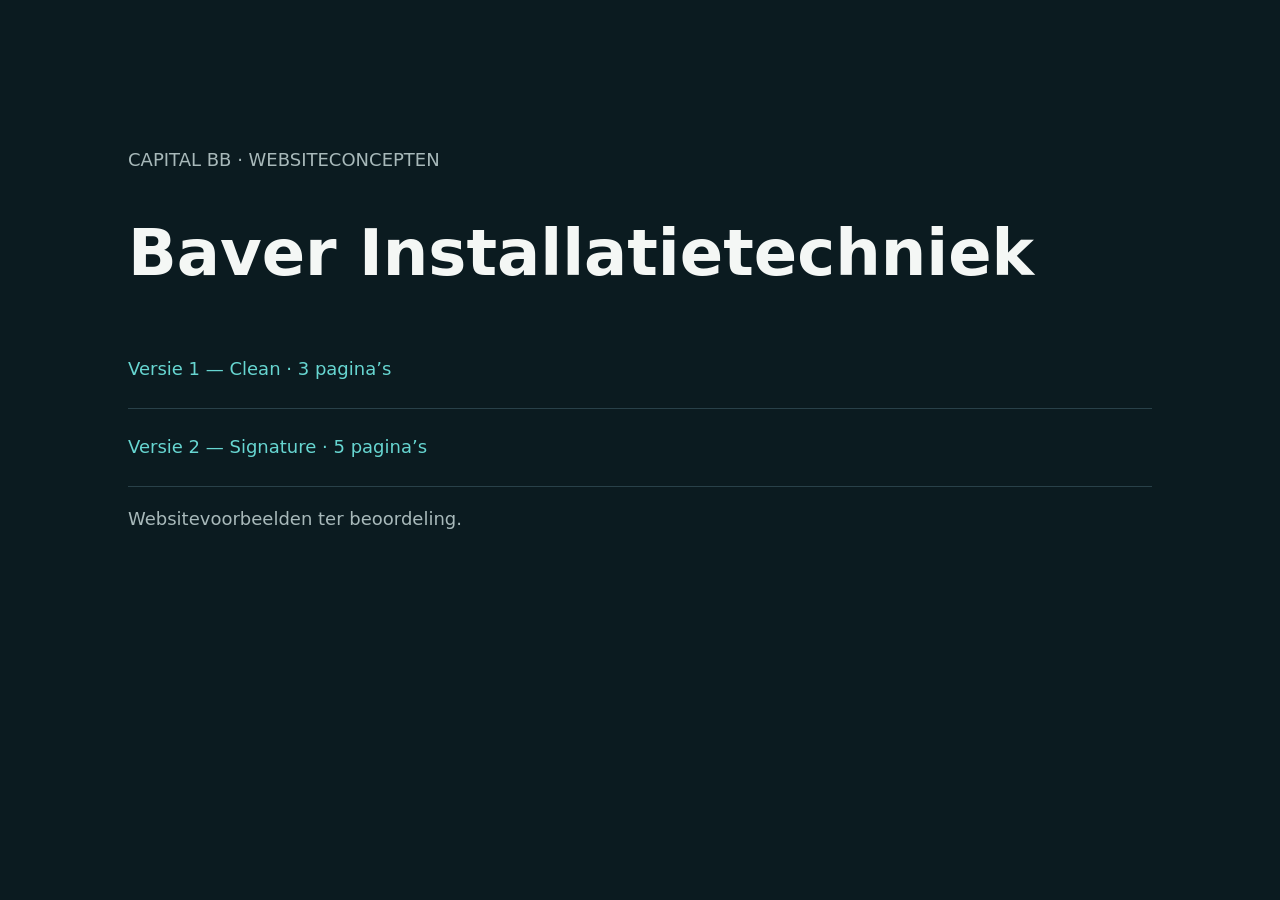
<file: index.html>
<!doctype html><html lang="nl"><head><meta charset="utf-8"><meta name="viewport" content="width=device-width,initial-scale=1"><meta name="robots" content="noindex,nofollow"><title>Baver — websitevoorbeelden</title><style>body{background:#0b1b20;color:#f4f7f5;font:18px/1.6 system-ui;margin:0;padding:10vw}h1{font-size:clamp(32px,6vw,64px);line-height:1.1}a{display:block;color:#67d6d1;padding:24px 0;border-bottom:1px solid #294149;text-decoration:none}p{color:#a8b9ba}</style></head><body><p>CAPITAL BB · WEBSITECONCEPTEN</p><h1>Baver Installatietechniek</h1><a href="clean/">Versie 1 — Clean · 3 pagina’s </a><a href="signature/">Versie 2 — Signature · 5 pagina’s </a><p>Websitevoorbeelden ter beoordeling.</p></body></html>
</file>
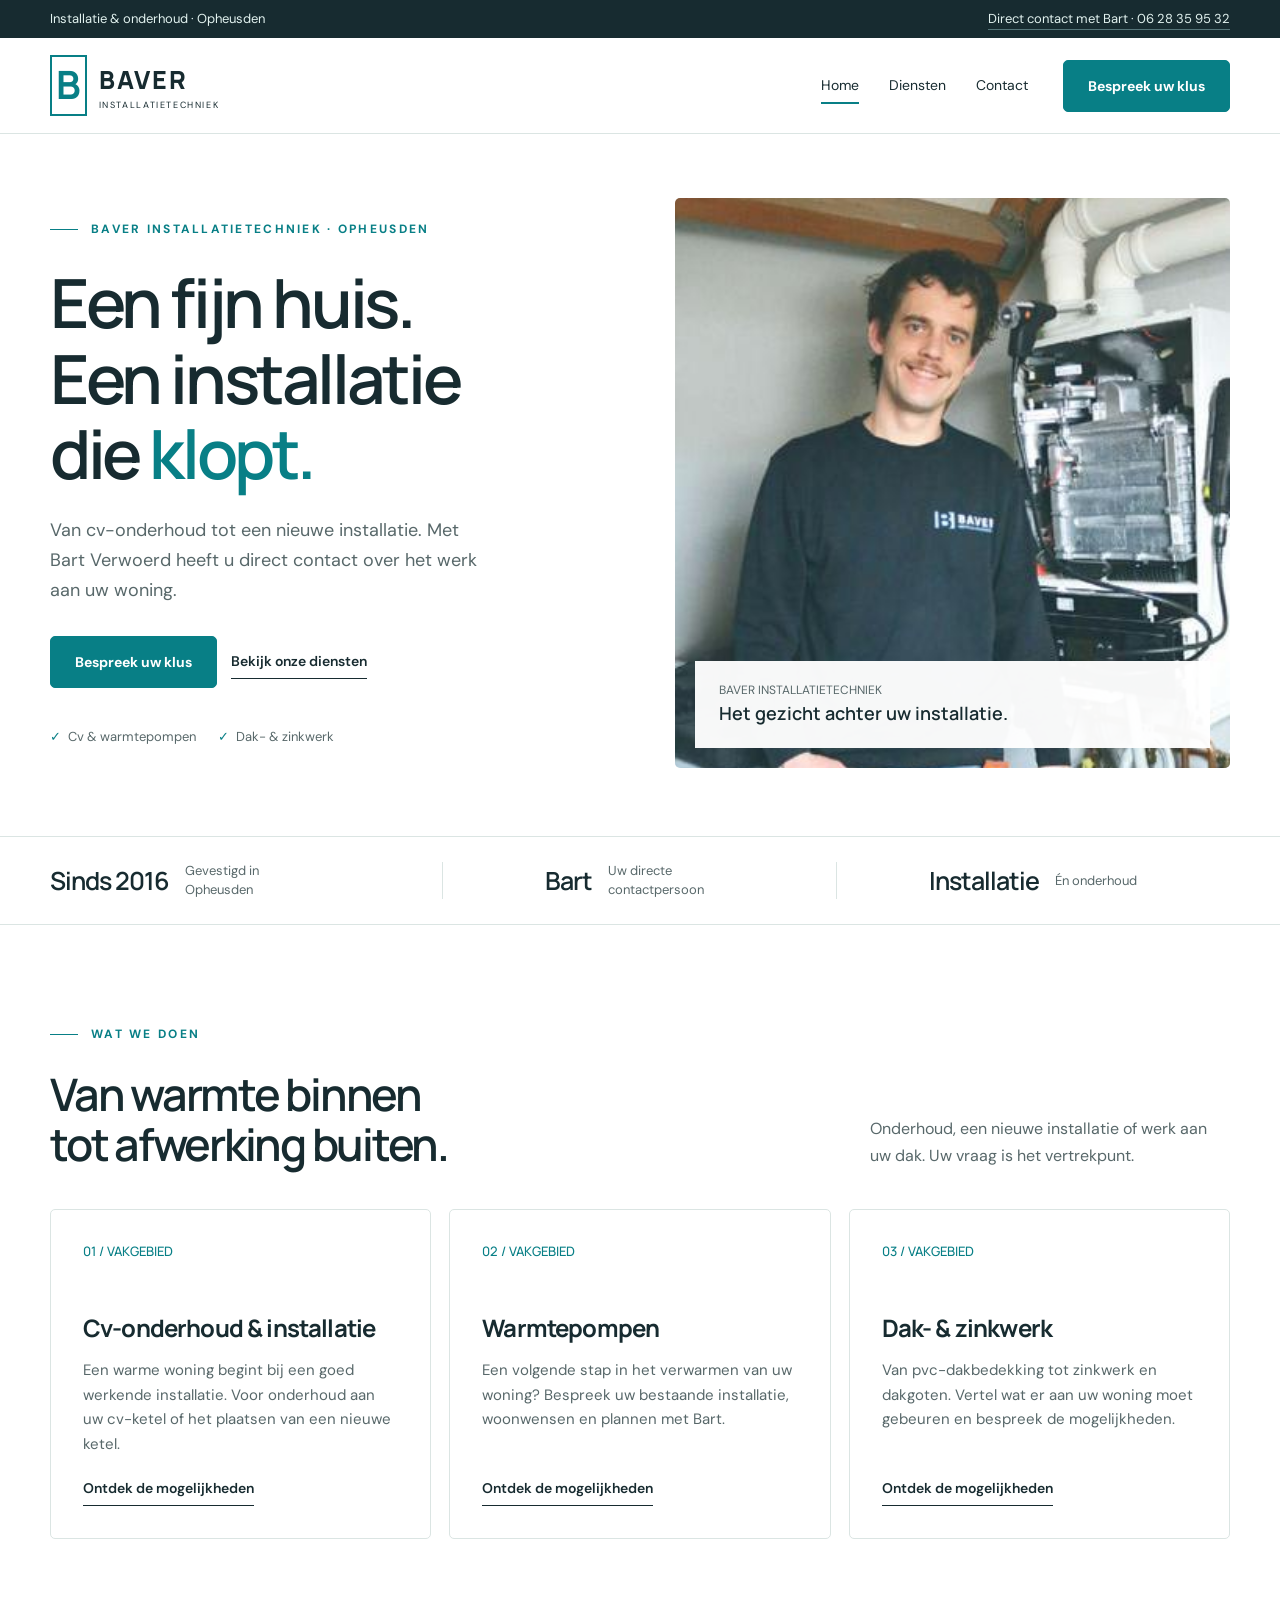
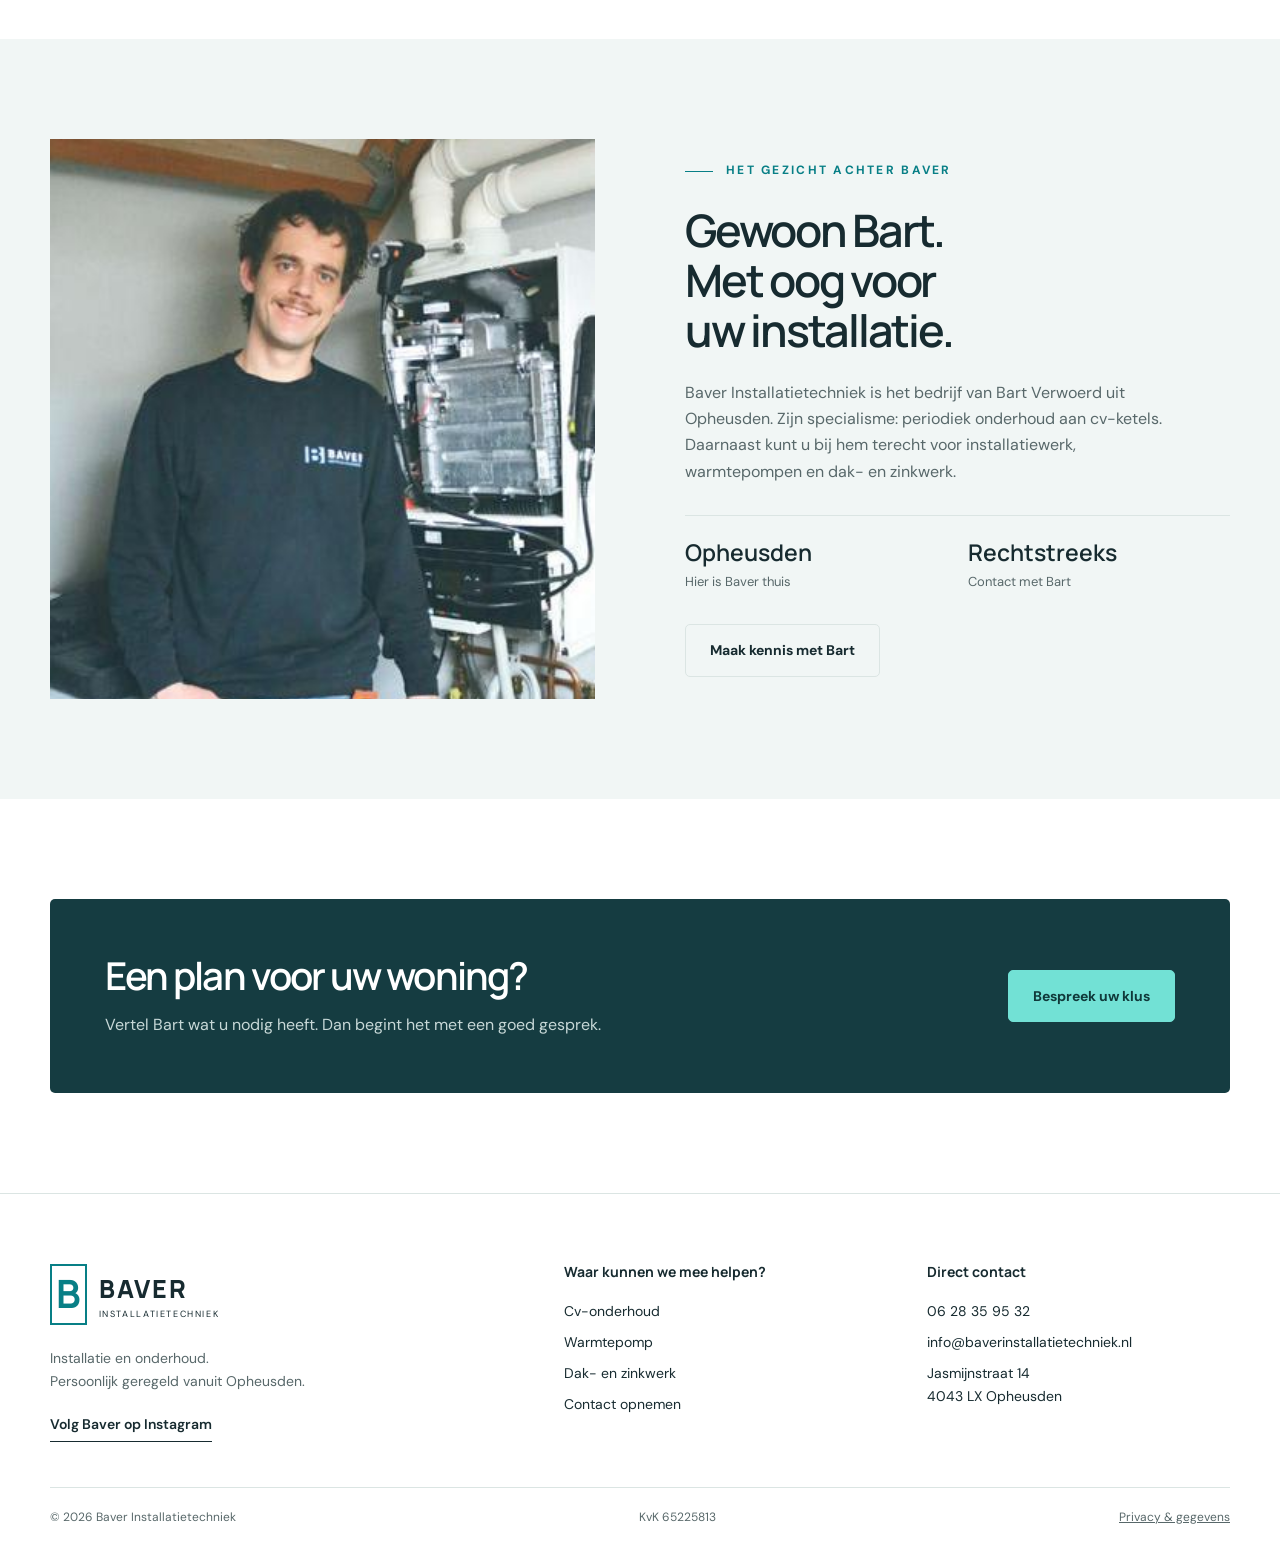
<file: clean/index.html>
<!doctype html><html lang="nl"><head><meta charset="utf-8"><meta name="viewport" content="width=device-width,initial-scale=1"><title>Installatie & onderhoud in Opheusden | Baver Installatietechniek</title><meta name="description" content="Baver Installatietechniek van Bart Verwoerd. Voor cv-onderhoud, cv-installaties, warmtepompen, dak- en zinkwerk. Neem direct contact op."><meta name="theme-color" content="#087f86"><meta name="robots" content="noindex,nofollow"><meta property="og:title" content="Installatie & onderhoud in Opheusden | Baver Installatietechniek"><meta property="og:description" content="Baver Installatietechniek van Bart Verwoerd. Voor cv-onderhoud, cv-installaties, warmtepompen, dak- en zinkwerk. Neem direct contact op."><meta property="og:type" content="website"><meta property="og:locale" content="nl_NL"><link rel="icon" type="image/svg+xml" href="assets/favicon.svg"><link rel="stylesheet" href="assets/site.css?v=no-arrows-20260924"><script type="application/ld+json">{"@context":"https://schema.org","@type":"HVACBusiness","name":"Baver Installatietechniek","telephone":"+31628359532","email":"info@baverinstallatietechniek.nl","address":{"@type":"PostalAddress","streetAddress":"Jasmijnstraat 14","postalCode":"4043 LX","addressLocality":"Opheusden","addressCountry":"NL"},"sameAs":["https://www.instagram.com/baverinstallatietechniek/"]}</script><script src="assets/app.js" defer></script></head><body class="clean"><a class="skip" href="#main">Naar de inhoud</a><div class="topline"><div class="wrap"><span>Installatie & onderhoud · Opheusden</span><a href="tel:+31628359532">Direct contact met Bart · 06 28 35 95 32</a></div></div><header class="header"><div class="wrap nav"><a class="brand" href="index.html" aria-label="Baver Installatietechniek — home"><span class="brand-icon" aria-hidden="true">B</span><span><b>BAVER</b><small>INSTALLATIETECHNIEK</small></span></a><nav class="nav-links" id="navigation" aria-label="Hoofdnavigatie"><a href="index.html" aria-current="page">Home</a><a href="diensten.html">Diensten</a><a href="contact.html">Contact</a></nav><a class="btn" href="contact.html">Bespreek uw klus</a><button class="menu-button" aria-expanded="false" aria-controls="navigation">Menu</button></div></header><main id="main"><section class="hero"><div class="wrap hero-grid"><div class="hero-copy"><div class="eyebrow">Baver Installatietechniek · Opheusden</div><h1>Een fijn huis.<br>Een installatie<br>die <em>klopt.</em></h1><p>Van cv-onderhoud tot een nieuwe installatie. Met Bart Verwoerd heeft u direct contact over het werk aan uw woning.</p><div class="actions"><a class="btn" href="contact.html">Bespreek uw klus</a><a class="text-link" href="diensten.html">Bekijk onze diensten </a></div><div class="hero-facts"><span>Cv & warmtepompen</span><span>Dak- & zinkwerk</span></div></div><div class="hero-media"><img src="assets/baver.jpg" alt="Bart Verwoerd van Baver Installatietechniek naast een geopende cv-ketel" width="1100" height="1400" fetchpriority="high"><div class="image-note"><div><span>BAVER INSTALLATIETECHNIEK</span><b>Het gezicht achter uw installatie.</b></div></div></div></div></section><div class="trust-strip"><div class="wrap trust-grid"><div><strong>Sinds 2016</strong><span>Gevestigd in Opheusden</span></div><div><strong>Bart</strong><span>Uw directe contactpersoon</span></div><div><strong>Installatie</strong><span>Én onderhoud</span></div></div></div><section class="section"><div class="wrap"><div class="section-head"><div><div class="eyebrow">Wat we doen</div><h2>Van warmte binnen<br>tot afwerking buiten.</h2></div><p>Onderhoud, een nieuwe installatie of werk aan uw dak. Uw vraag is het vertrekpunt.</p></div><div class="service-grid"><article class="service-card"><div class="num"><span>01 / VAKGEBIED</span></div><h3>Cv-onderhoud & installatie</h3><p>Een warme woning begint bij een goed werkende installatie. Voor onderhoud aan uw cv-ketel of het plaatsen van een nieuwe ketel.</p><a class="text-link" href="diensten.html#cv-onderhoud">Ontdek de mogelijkheden </a></article><article class="service-card"><div class="num"><span>02 / VAKGEBIED</span></div><h3>Warmtepompen</h3><p>Een volgende stap in het verwarmen van uw woning? Bespreek uw bestaande installatie, woonwensen en plannen met Bart.</p><a class="text-link" href="diensten.html#warmtepompen">Ontdek de mogelijkheden </a></article><article class="service-card"><div class="num"><span>03 / VAKGEBIED</span></div><h3>Dak- & zinkwerk</h3><p>Van pvc-dakbedekking tot zinkwerk en dakgoten. Vertel wat er aan uw woning moet gebeuren en bespreek de mogelijkheden.</p><a class="text-link" href="diensten.html#dak-en-zinkwerk">Ontdek de mogelijkheden </a></article></div></div></section><section class="section tinted"><div class="wrap split"><div class="split-media"><img src="assets/baver.jpg" alt="Bart Verwoerd van Baver Installatietechniek naast een geopende cv-ketel" width="1100" height="1400" loading="lazy"></div><div class="split-copy"><div class="eyebrow">Het gezicht achter Baver</div><h2>Gewoon Bart.<br>Met oog voor<br>uw installatie.</h2><p>Baver Installatietechniek is het bedrijf van Bart Verwoerd uit Opheusden. Zijn specialisme: periodiek onderhoud aan cv-ketels. Daarnaast kunt u bij hem terecht voor installatiewerk, warmtepompen en dak- en zinkwerk.</p><div class="small-facts"><div><strong>Opheusden</strong><span>Hier is Baver thuis</span></div><div><strong>Rechtstreeks</strong><span>Contact met Bart</span></div></div><a class="btn secondary" href="contact.html">Maak kennis met Bart</a></div></div></section><section class="section"><div class="wrap"><div class="cta-band"><div><h2>Een plan voor uw woning?</h2><p>Vertel Bart wat u nodig heeft. Dan begint het met een goed gesprek.</p></div><a class="btn" href="contact.html">Bespreek uw klus</a></div></div></section></main><footer class="footer"><div class="wrap"><div class="footer-grid"><div><a class="brand" href="index.html" aria-label="Baver Installatietechniek — home"><span class="brand-icon" aria-hidden="true">B</span><span><b>BAVER</b><small>INSTALLATIETECHNIEK</small></span></a><p>Installatie en onderhoud.<br>Persoonlijk geregeld vanuit Opheusden.</p><a class="text-link" href="https://www.instagram.com/baverinstallatietechniek/" target="_blank" rel="noopener noreferrer">Volg Baver op Instagram </a></div><div><h3>Waar kunnen we mee helpen?</h3><div class="footer-links"><a href="diensten.html#cv-onderhoud">Cv-onderhoud</a><a href="diensten.html#warmtepompen">Warmtepomp</a><a href="diensten.html#dak-en-zinkwerk">Dak- en zinkwerk</a><a href="contact.html">Contact opnemen</a></div></div><div><h3>Direct contact</h3><div class="footer-links"><a href="tel:+31628359532">06 28 35 95 32</a><a href="mailto:info@baverinstallatietechniek.nl">info@baverinstallatietechniek.nl</a><span style="font-size:14px">Jasmijnstraat 14<br>4043 LX Opheusden</span></div></div></div><div class="footer-bottom"><span>© 2026 Baver Installatietechniek</span><span>KvK 65225813</span><button class="privacy" type="button">Privacy & gegevens</button></div></div></footer><div class="mobile-cta"><a class="btn secondary" href="tel:+31628359532">Bel Bart</a><a class="btn" href="contact.html">Bespreek uw klus </a></div><dialog id="privacy-dialog" aria-labelledby="privacy-title"><button class="close-dialog" type="button">Sluiten ×</button><h2 id="privacy-title">Uw gegevens & contact</h2><p>Dit formulier stelt een e-mail op in uw eigen mailprogramma. Uw ingevulde gegevens worden niet opgeslagen in een website-database. U verstuurt het bericht zelf aan info@baverinstallatietechniek.nl.</p><p>De gegevens in uw aanvraag zijn bedoeld om uw vraag te beantwoorden. Vul geen gevoelige informatie in. Voor vragen over uw gegevens kunt u Baver Installatietechniek bereiken via bovenstaand e-mailadres of 06 28 35 95 32.</p><p>Deze website gebruikt geen eigen trackingcookies of advertentiepixels. De lettertypen worden geladen via Google Fonts. Als u een Instagram-link opent, gelden daar de voorwaarden en het privacybeleid van Instagram.</p><p>Baver Installatietechniek · Jasmijnstraat 14, 4043 LX Opheusden · KvK 65225813.</p></dialog></body></html>
</file>
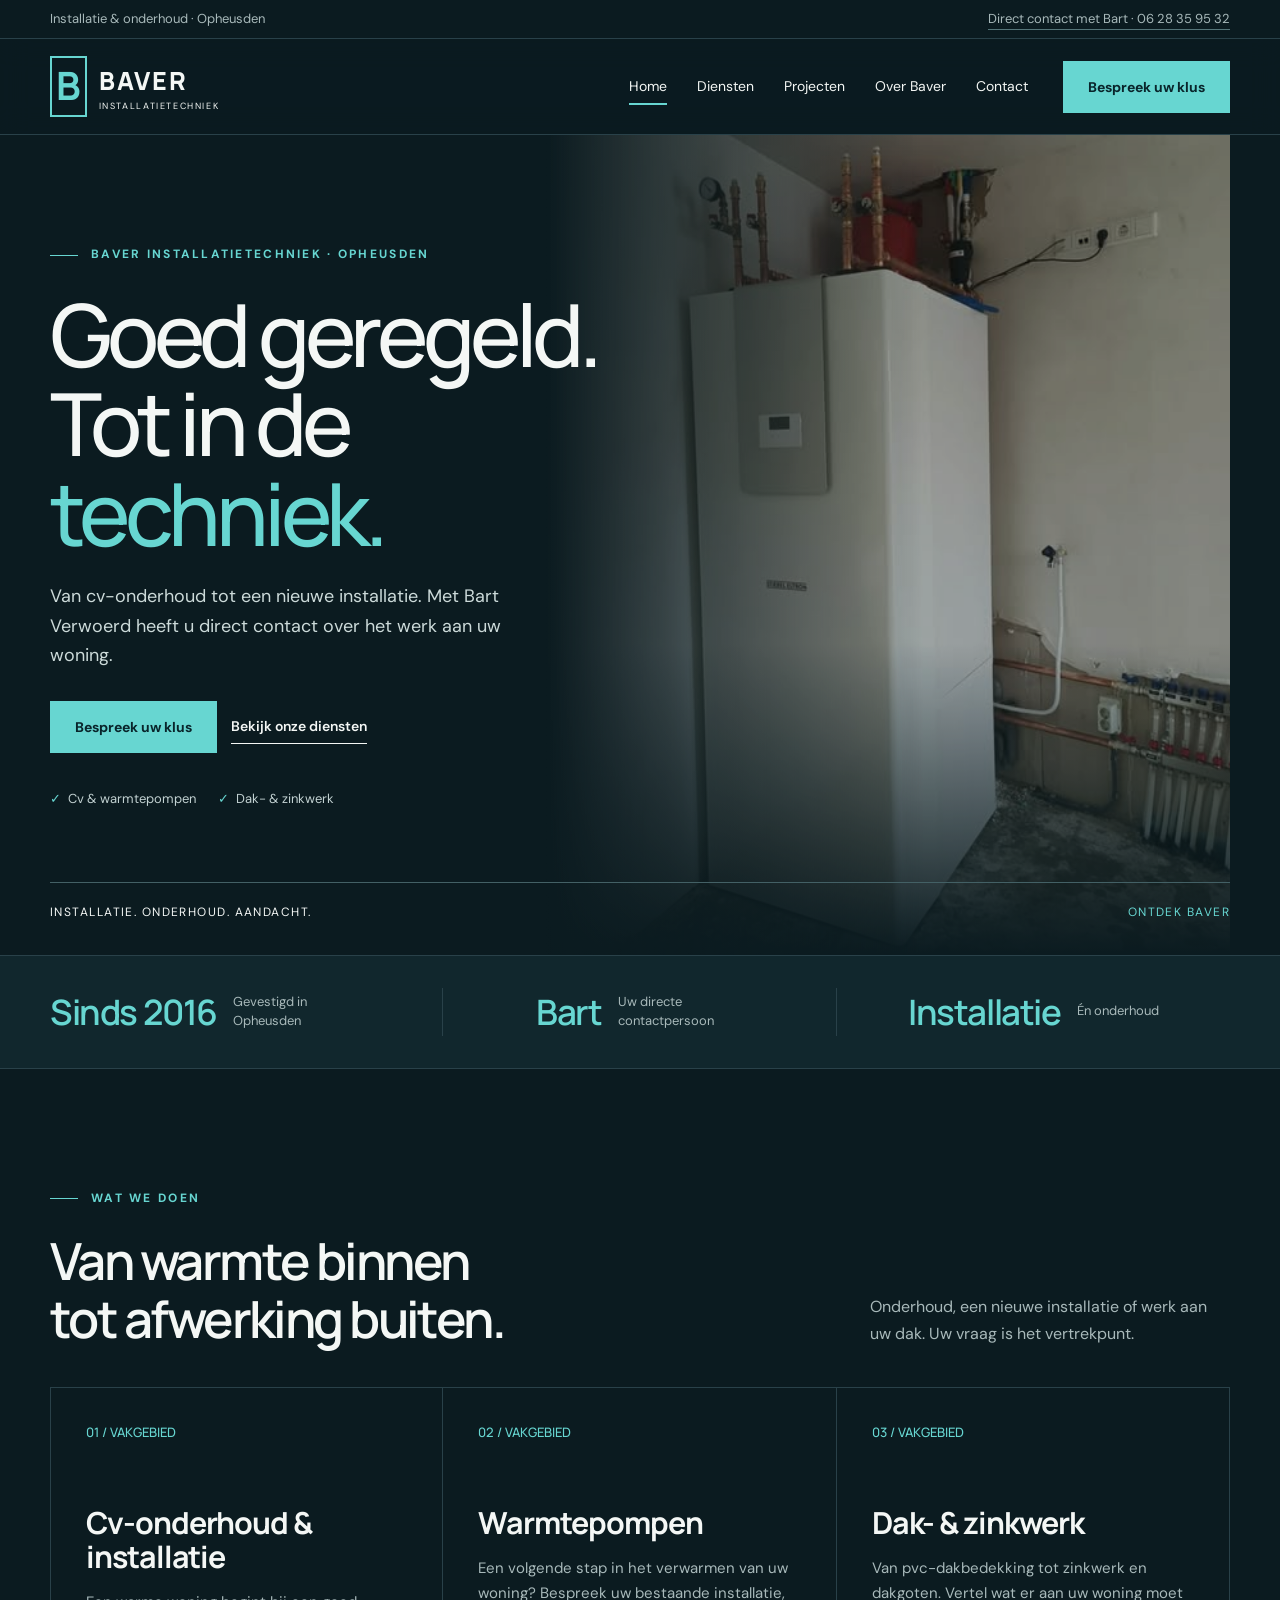
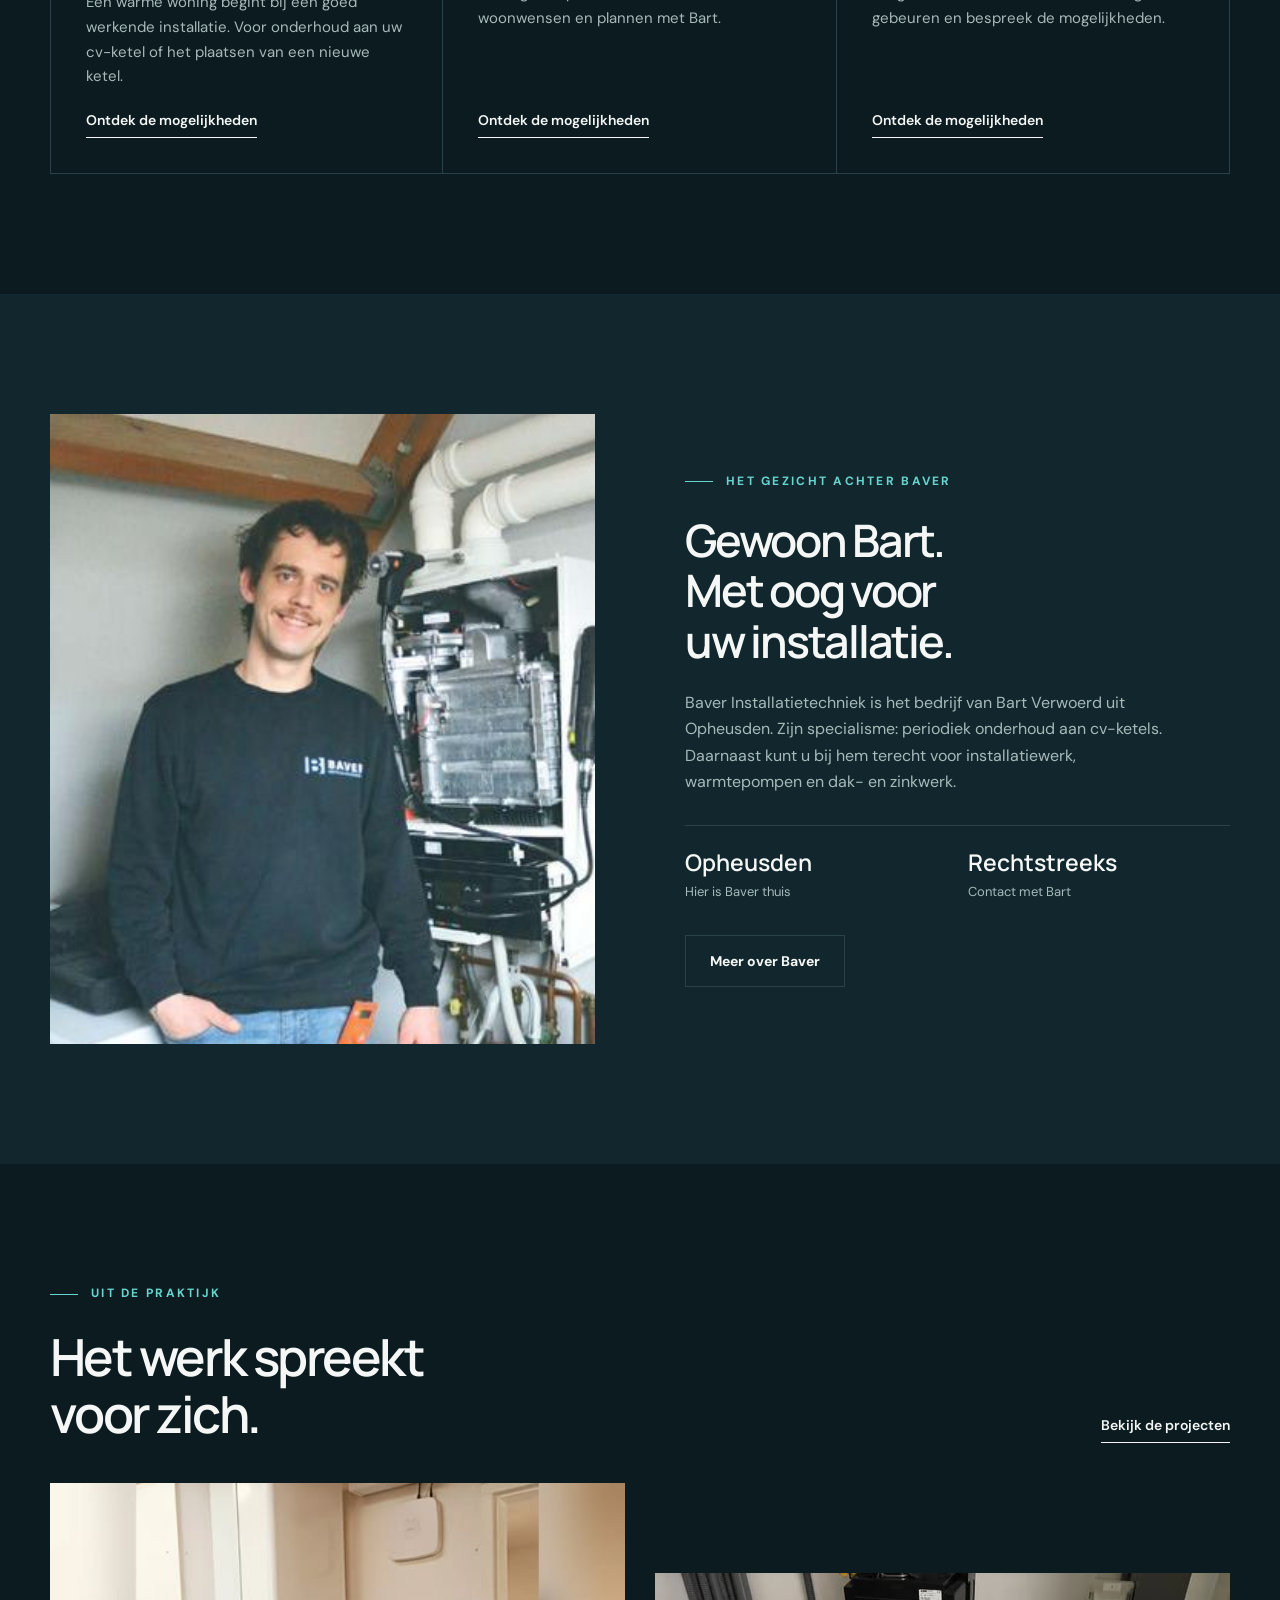
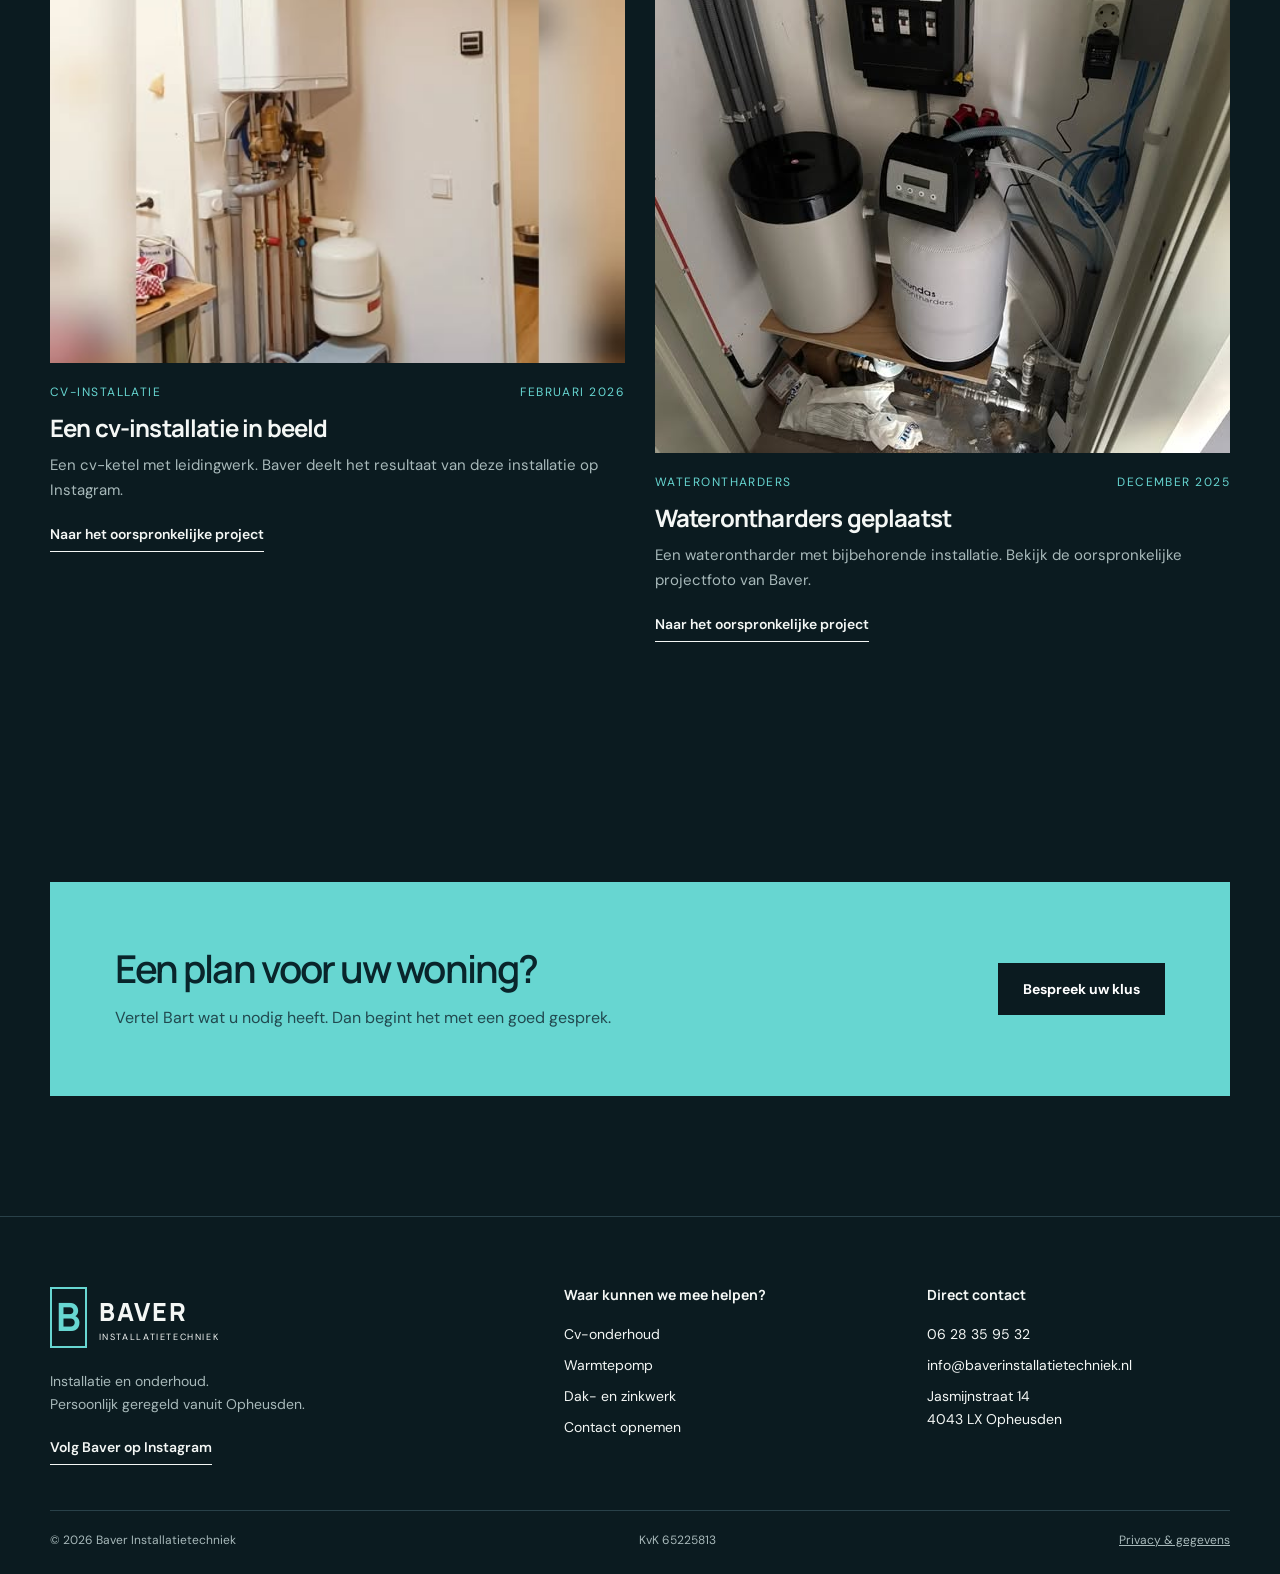
<file: signature/index.html>
<!doctype html><html lang="nl"><head><meta charset="utf-8"><meta name="viewport" content="width=device-width,initial-scale=1"><title>Installatie & onderhoud in Opheusden | Baver Installatietechniek</title><meta name="description" content="Baver Installatietechniek van Bart Verwoerd. Voor cv-onderhoud, cv-installaties, warmtepompen, dak- en zinkwerk. Neem direct contact op."><meta name="theme-color" content="#0b1b20"><meta name="robots" content="noindex,nofollow"><meta property="og:title" content="Installatie & onderhoud in Opheusden | Baver Installatietechniek"><meta property="og:description" content="Baver Installatietechniek van Bart Verwoerd. Voor cv-onderhoud, cv-installaties, warmtepompen, dak- en zinkwerk. Neem direct contact op."><meta property="og:type" content="website"><meta property="og:locale" content="nl_NL"><link rel="icon" type="image/svg+xml" href="assets/favicon.svg"><link rel="stylesheet" href="assets/site.css?v=no-arrows-20260924"><script type="application/ld+json">{"@context":"https://schema.org","@type":"HVACBusiness","name":"Baver Installatietechniek","telephone":"+31628359532","email":"info@baverinstallatietechniek.nl","address":{"@type":"PostalAddress","streetAddress":"Jasmijnstraat 14","postalCode":"4043 LX","addressLocality":"Opheusden","addressCountry":"NL"},"sameAs":["https://www.instagram.com/baverinstallatietechniek/"]}</script><script src="assets/app.js" defer></script></head><body class="signature"><a class="skip" href="#main">Naar de inhoud</a><div class="topline"><div class="wrap"><span>Installatie & onderhoud · Opheusden</span><a href="tel:+31628359532">Direct contact met Bart · 06 28 35 95 32</a></div></div><header class="header"><div class="wrap nav"><a class="brand" href="index.html" aria-label="Baver Installatietechniek — home"><span class="brand-icon" aria-hidden="true">B</span><span><b>BAVER</b><small>INSTALLATIETECHNIEK</small></span></a><nav class="nav-links" id="navigation" aria-label="Hoofdnavigatie"><a href="index.html" aria-current="page">Home</a><a href="diensten.html">Diensten</a><a href="projecten.html">Projecten</a><a href="over-baver.html">Over Baver</a><a href="contact.html">Contact</a></nav><a class="btn" href="contact.html">Bespreek uw klus</a><button class="menu-button" aria-expanded="false" aria-controls="navigation">Menu</button></div></header><main id="main"><section class="hero"><div class="wrap hero-grid"><div class="hero-media"><img src="assets/stiebel-eltron.jpg" alt="Bart Verwoerd van Baver Installatietechniek naast een geopende cv-ketel" width="1100" height="1400" fetchpriority="high"><div class="image-note"><div><span>BAVER INSTALLATIETECHNIEK</span><b>Het gezicht achter uw installatie.</b></div></div></div><div class="hero-copy"><div class="eyebrow">Baver Installatietechniek · Opheusden</div><h1>Goed geregeld.<br>Tot in de <em>techniek.</em></h1><p>Van cv-onderhoud tot een nieuwe installatie. Met Bart Verwoerd heeft u direct contact over het werk aan uw woning.</p><div class="actions"><a class="btn" href="contact.html">Bespreek uw klus</a><a class="text-link" href="diensten.html">Bekijk onze diensten </a></div><div class="hero-facts"><span>Cv & warmtepompen</span><span>Dak- & zinkwerk</span></div></div><div class="hero-foot"><span>Installatie. Onderhoud. Aandacht.</span><span>Ontdek Baver </span></div></div></section><div class="trust-strip"><div class="wrap trust-grid"><div><strong>Sinds 2016</strong><span>Gevestigd in Opheusden</span></div><div><strong>Bart</strong><span>Uw directe contactpersoon</span></div><div><strong>Installatie</strong><span>Én onderhoud</span></div></div></div><section class="section"><div class="wrap"><div class="section-head"><div><div class="eyebrow">Wat we doen</div><h2>Van warmte binnen<br>tot afwerking buiten.</h2></div><p>Onderhoud, een nieuwe installatie of werk aan uw dak. Uw vraag is het vertrekpunt.</p></div><div class="service-grid"><article class="service-card"><div class="num"><span>01 / VAKGEBIED</span></div><h3>Cv-onderhoud & installatie</h3><p>Een warme woning begint bij een goed werkende installatie. Voor onderhoud aan uw cv-ketel of het plaatsen van een nieuwe ketel.</p><a class="text-link" href="diensten.html#cv-onderhoud">Ontdek de mogelijkheden </a></article><article class="service-card"><div class="num"><span>02 / VAKGEBIED</span></div><h3>Warmtepompen</h3><p>Een volgende stap in het verwarmen van uw woning? Bespreek uw bestaande installatie, woonwensen en plannen met Bart.</p><a class="text-link" href="diensten.html#warmtepompen">Ontdek de mogelijkheden </a></article><article class="service-card"><div class="num"><span>03 / VAKGEBIED</span></div><h3>Dak- & zinkwerk</h3><p>Van pvc-dakbedekking tot zinkwerk en dakgoten. Vertel wat er aan uw woning moet gebeuren en bespreek de mogelijkheden.</p><a class="text-link" href="diensten.html#dak-en-zinkwerk">Ontdek de mogelijkheden </a></article></div></div></section><section class="section tinted"><div class="wrap split"><div class="split-media"><img src="assets/baver.jpg" alt="Bart Verwoerd van Baver Installatietechniek naast een geopende cv-ketel" width="1100" height="1400" loading="lazy"></div><div class="split-copy"><div class="eyebrow">Het gezicht achter Baver</div><h2>Gewoon Bart.<br>Met oog voor<br>uw installatie.</h2><p>Baver Installatietechniek is het bedrijf van Bart Verwoerd uit Opheusden. Zijn specialisme: periodiek onderhoud aan cv-ketels. Daarnaast kunt u bij hem terecht voor installatiewerk, warmtepompen en dak- en zinkwerk.</p><div class="small-facts"><div><strong>Opheusden</strong><span>Hier is Baver thuis</span></div><div><strong>Rechtstreeks</strong><span>Contact met Bart</span></div></div><a class="btn secondary" href="over-baver.html">Meer over Baver</a></div></div></section><section class="section"><div class="wrap"><div class="section-head"><div><div class="eyebrow">Uit de praktijk</div><h2>Het werk spreekt<br>voor zich.</h2></div><a class="text-link" href="projecten.html">Bekijk de projecten </a></div><div class="project-grid"><article class="project-card" data-category="verwarming"><a href="https://www.instagram.com/baverinstallatietechniek/p/DUjVntNiOa-/" target="_blank" rel="noopener noreferrer" aria-label="Bekijk Een cv-installatie in beeld op Instagram"><figure><img src="assets/cv-installatie.jpg" alt="Cv-installatie met ketel, leidingwerk en expansievat van Baver" width="640" height="640" loading="lazy"></figure></a><div class="project-meta"><span>Cv-installatie</span><span>Februari 2026</span></div><h3>Een cv-installatie in beeld</h3><p>Een cv-ketel met leidingwerk. Baver deelt het resultaat van deze installatie op Instagram.</p><a class="text-link" href="https://www.instagram.com/baverinstallatietechniek/p/DUjVntNiOa-/" target="_blank" rel="noopener noreferrer">Naar het oorspronkelijke project </a></article><article class="project-card" data-category="water"><a href="https://www.instagram.com/baverinstallatietechniek/p/DSXHqmViOHr/" target="_blank" rel="noopener noreferrer" aria-label="Bekijk Waterontharders geplaatst op Instagram"><figure><img src="assets/waterontharders.jpg" alt="Waterontharder met bijbehorende installatie onder een meterkast" width="640" height="640" loading="lazy"></figure></a><div class="project-meta"><span>Waterontharders</span><span>December 2025</span></div><h3>Waterontharders geplaatst</h3><p>Een waterontharder met bijbehorende installatie. Bekijk de oorspronkelijke projectfoto van Baver.</p><a class="text-link" href="https://www.instagram.com/baverinstallatietechniek/p/DSXHqmViOHr/" target="_blank" rel="noopener noreferrer">Naar het oorspronkelijke project </a></article></div></div></section><section class="section"><div class="wrap"><div class="cta-band"><div><h2>Een plan voor uw woning?</h2><p>Vertel Bart wat u nodig heeft. Dan begint het met een goed gesprek.</p></div><a class="btn" href="contact.html">Bespreek uw klus</a></div></div></section></main><footer class="footer"><div class="wrap"><div class="footer-grid"><div><a class="brand" href="index.html" aria-label="Baver Installatietechniek — home"><span class="brand-icon" aria-hidden="true">B</span><span><b>BAVER</b><small>INSTALLATIETECHNIEK</small></span></a><p>Installatie en onderhoud.<br>Persoonlijk geregeld vanuit Opheusden.</p><a class="text-link" href="https://www.instagram.com/baverinstallatietechniek/" target="_blank" rel="noopener noreferrer">Volg Baver op Instagram </a></div><div><h3>Waar kunnen we mee helpen?</h3><div class="footer-links"><a href="diensten.html#cv-onderhoud">Cv-onderhoud</a><a href="diensten.html#warmtepompen">Warmtepomp</a><a href="diensten.html#dak-en-zinkwerk">Dak- en zinkwerk</a><a href="contact.html">Contact opnemen</a></div></div><div><h3>Direct contact</h3><div class="footer-links"><a href="tel:+31628359532">06 28 35 95 32</a><a href="mailto:info@baverinstallatietechniek.nl">info@baverinstallatietechniek.nl</a><span style="font-size:14px">Jasmijnstraat 14<br>4043 LX Opheusden</span></div></div></div><div class="footer-bottom"><span>© 2026 Baver Installatietechniek</span><span>KvK 65225813</span><button class="privacy" type="button">Privacy & gegevens</button></div></div></footer><div class="mobile-cta"><a class="btn secondary" href="tel:+31628359532">Bel Bart</a><a class="btn" href="contact.html">Bespreek uw klus </a></div><dialog id="privacy-dialog" aria-labelledby="privacy-title"><button class="close-dialog" type="button">Sluiten ×</button><h2 id="privacy-title">Uw gegevens & contact</h2><p>Dit formulier stelt een e-mail op in uw eigen mailprogramma. Uw ingevulde gegevens worden niet opgeslagen in een website-database. U verstuurt het bericht zelf aan info@baverinstallatietechniek.nl.</p><p>De gegevens in uw aanvraag zijn bedoeld om uw vraag te beantwoorden. Vul geen gevoelige informatie in. Voor vragen over uw gegevens kunt u Baver Installatietechniek bereiken via bovenstaand e-mailadres of 06 28 35 95 32.</p><p>Deze website gebruikt geen eigen trackingcookies of advertentiepixels. De lettertypen worden geladen via Google Fonts. Als u een Instagram-link opent, gelden daar de voorwaarden en het privacybeleid van Instagram.</p><p>Baver Installatietechniek · Jasmijnstraat 14, 4043 LX Opheusden · KvK 65225813.</p></dialog></body></html>
</file>
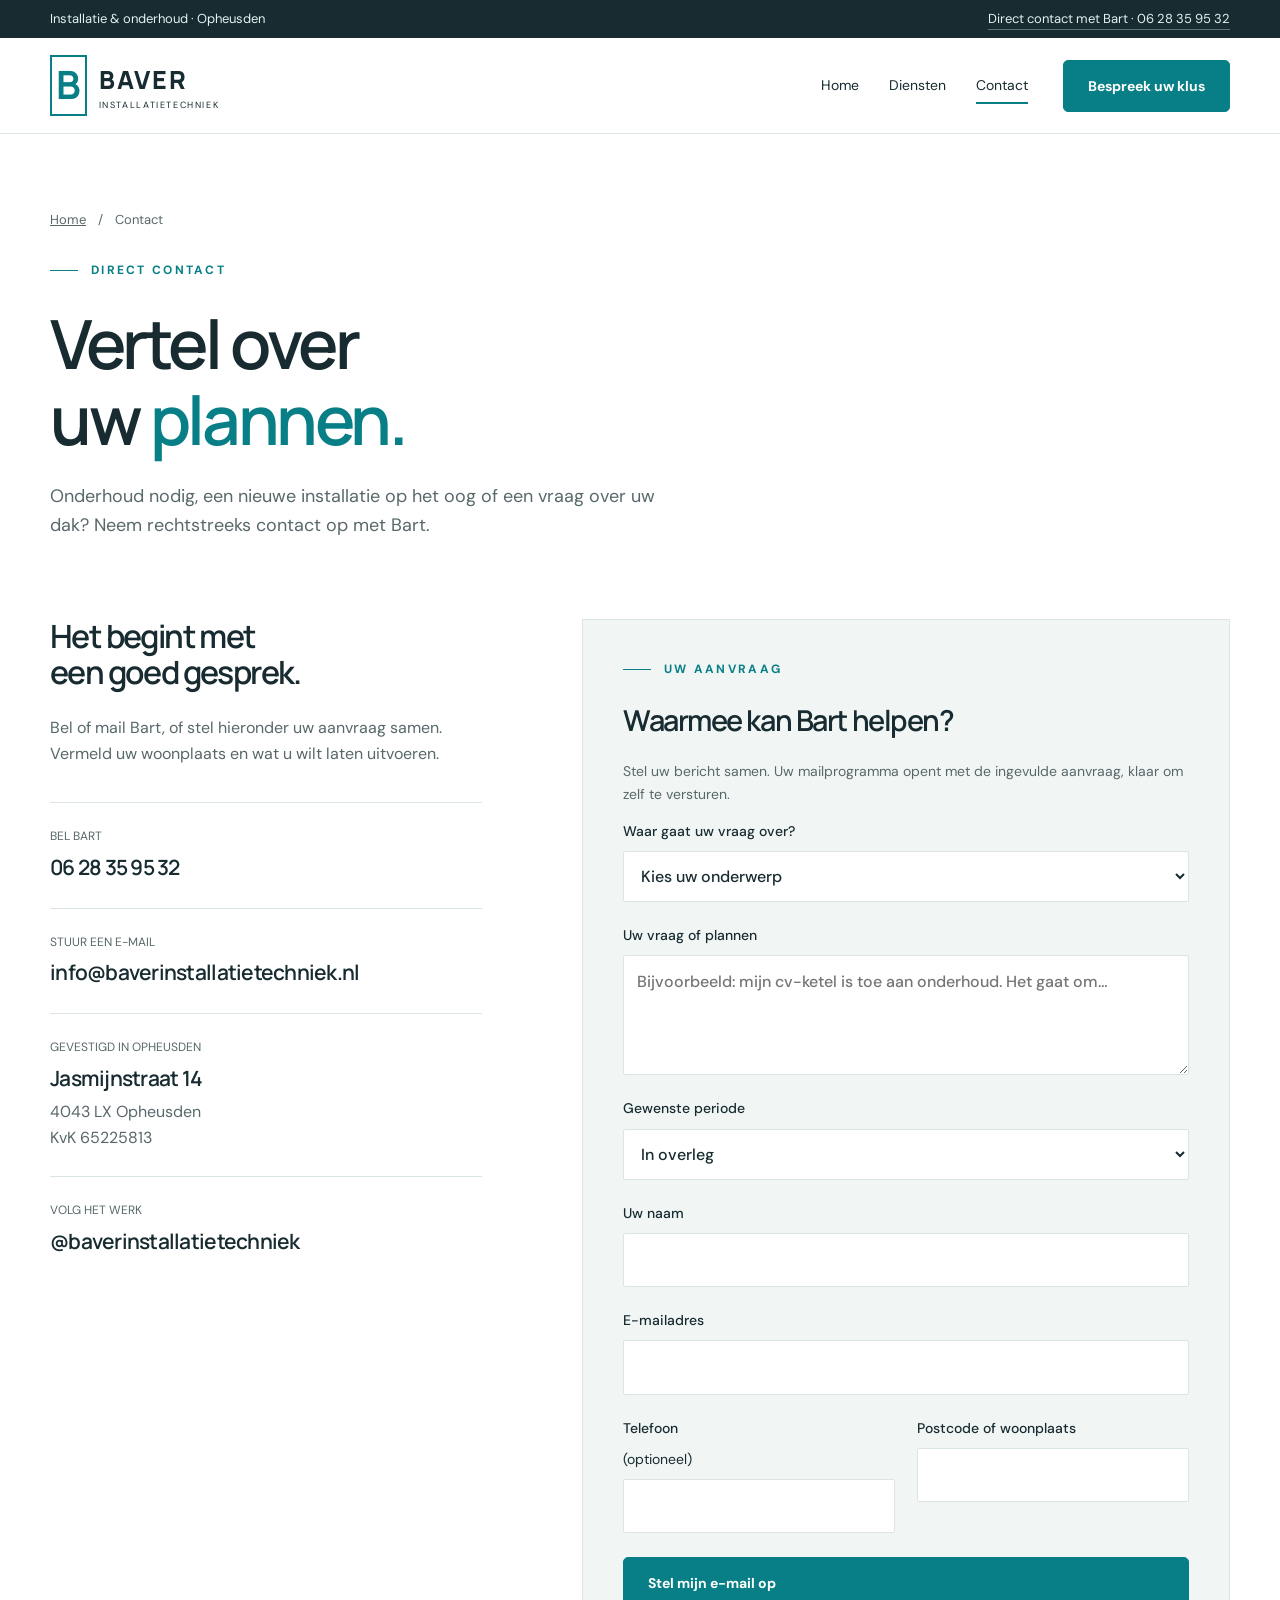
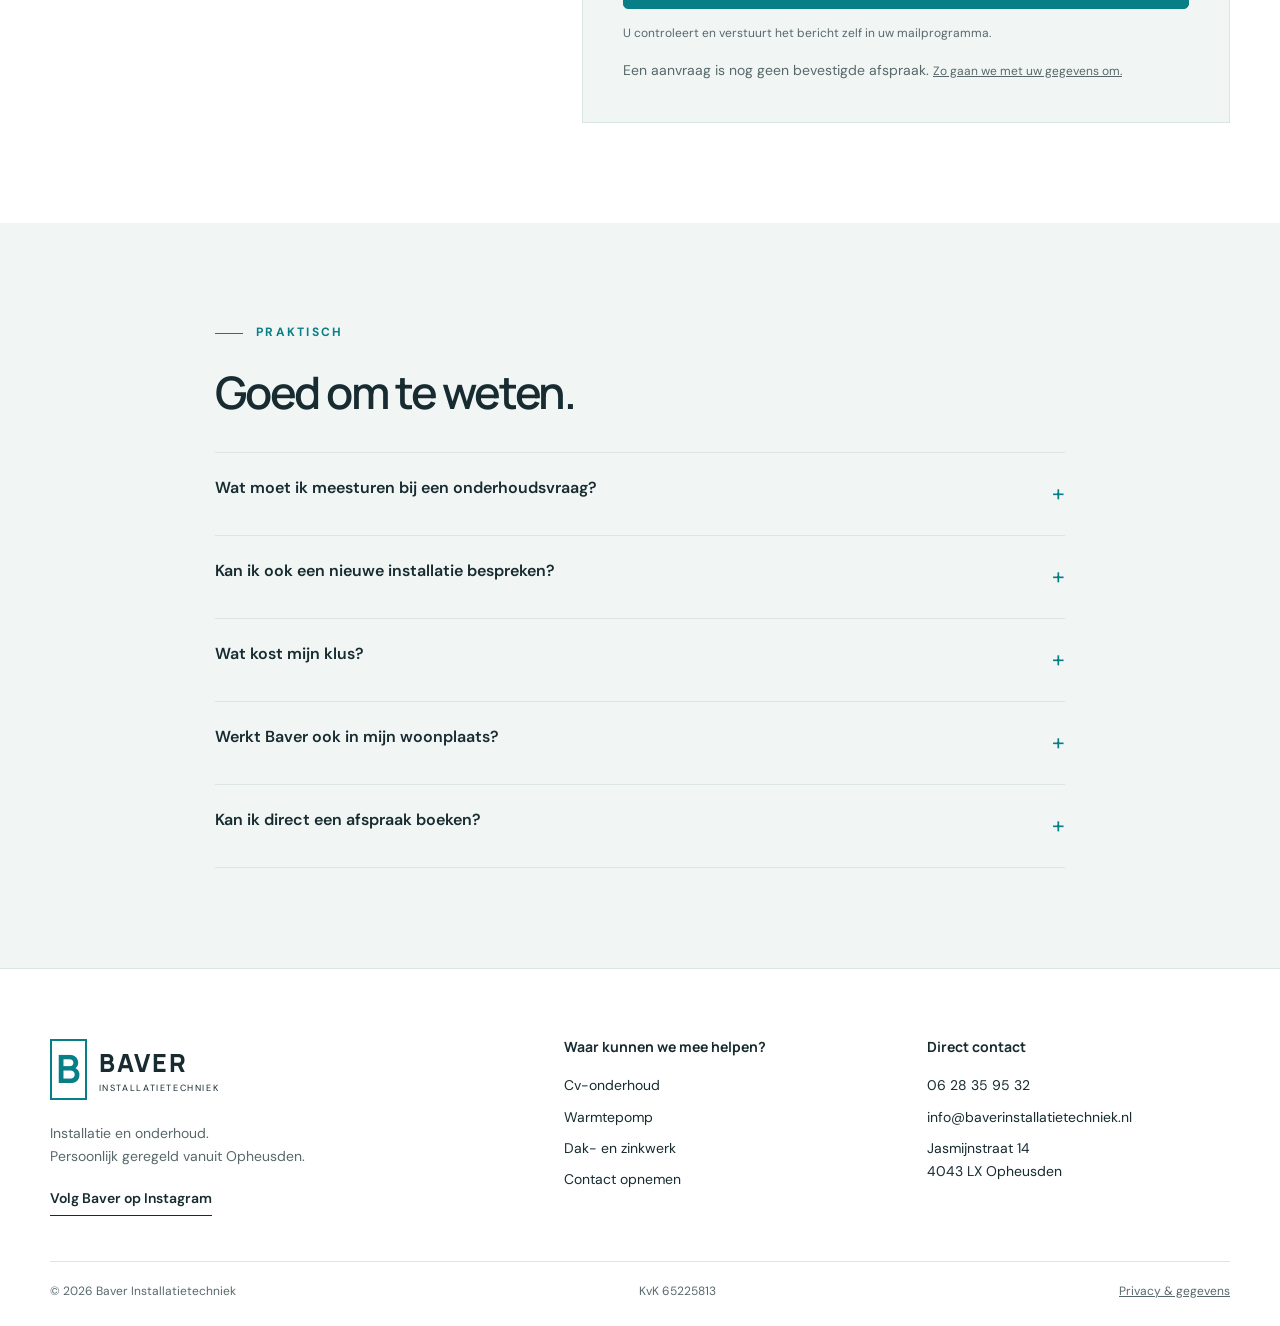
<file: clean/contact.html>
<!doctype html><html lang="nl"><head><meta charset="utf-8"><meta name="viewport" content="width=device-width,initial-scale=1"><title>Contact met Bart Verwoerd | Baver Installatietechniek</title><meta name="description" content="Bel Baver Installatietechniek op 06 28 35 95 32 of stel uw aanvraag samen. Direct contact over uw installatie, onderhoud of dakwerk."><meta name="theme-color" content="#087f86"><meta name="robots" content="noindex,nofollow"><meta property="og:title" content="Contact met Bart Verwoerd | Baver Installatietechniek"><meta property="og:description" content="Bel Baver Installatietechniek op 06 28 35 95 32 of stel uw aanvraag samen. Direct contact over uw installatie, onderhoud of dakwerk."><meta property="og:type" content="website"><meta property="og:locale" content="nl_NL"><link rel="icon" type="image/svg+xml" href="assets/favicon.svg"><link rel="stylesheet" href="assets/site.css?v=no-arrows-20260924"><script type="application/ld+json">{"@context":"https://schema.org","@type":"HVACBusiness","name":"Baver Installatietechniek","telephone":"+31628359532","email":"info@baverinstallatietechniek.nl","address":{"@type":"PostalAddress","streetAddress":"Jasmijnstraat 14","postalCode":"4043 LX","addressLocality":"Opheusden","addressCountry":"NL"},"sameAs":["https://www.instagram.com/baverinstallatietechniek/"]}</script><script src="assets/app.js" defer></script></head><body class="clean"><a class="skip" href="#main">Naar de inhoud</a><div class="topline"><div class="wrap"><span>Installatie & onderhoud · Opheusden</span><a href="tel:+31628359532">Direct contact met Bart · 06 28 35 95 32</a></div></div><header class="header"><div class="wrap nav"><a class="brand" href="index.html" aria-label="Baver Installatietechniek — home"><span class="brand-icon" aria-hidden="true">B</span><span><b>BAVER</b><small>INSTALLATIETECHNIEK</small></span></a><nav class="nav-links" id="navigation" aria-label="Hoofdnavigatie"><a href="index.html">Home</a><a href="diensten.html">Diensten</a><a href="contact.html" aria-current="page">Contact</a></nav><a class="btn" href="contact.html">Bespreek uw klus</a><button class="menu-button" aria-expanded="false" aria-controls="navigation">Menu</button></div></header><main id="main"><div class="wrap"><div class="page-head"><div class="breadcrumb"><a href="index.html">Home</a><span>/</span><span>Contact</span></div><div class="eyebrow">Direct contact</div><h1>Vertel over<br>uw <span style="color:var(--accent)">plannen.</span></h1><p>Onderhoud nodig, een nieuwe installatie op het oog of een vraag over uw dak? Neem rechtstreeks contact op met Bart.</p></div></div><section class="section" style="padding-top:10px"><div class="wrap contact-layout"><div><h2 style="font-size:2rem">Het begint met<br>een goed gesprek.</h2><p>Bel of mail Bart, of stel hieronder uw aanvraag samen. Vermeld uw woonplaats en wat u wilt laten uitvoeren.</p><div class="contact-cards"><a href="tel:+31628359532"><small>BEL BART</small><strong>06 28 35 95 32 </strong></a><a href="mailto:info@baverinstallatietechniek.nl"><small>STUUR EEN E-MAIL</small><strong>info@baverinstallatietechniek.nl</strong></a><div><small>GEVESTIGD IN OPHEUSDEN</small><strong>Jasmijnstraat 14</strong><p style="margin:5px 0 0">4043 LX Opheusden<br>KvK 65225813</p></div><a href="https://www.instagram.com/baverinstallatietechniek/" target="_blank" rel="noopener noreferrer"><small>VOLG HET WERK</small><strong>@baverinstallatietechniek </strong></a></div></div><div class="form-panel"><div class="eyebrow">Uw aanvraag</div><h2>Waarmee kan Bart helpen?</h2><p>Stel uw bericht samen. Uw mailprogramma opent met de ingevulde aanvraag, klaar om zelf te versturen.</p><form id="quote-form"><div class="form-grid"><label class="field full">Waar gaat uw vraag over?<select name="dienst" required><option value="">Kies uw onderwerp</option><option>Cv-onderhoud</option><option>Nieuwe cv-ketel</option><option>Warmtepomp</option><option>Dak- en zinkwerk</option><option>Waterontharder</option><option>Vloerverwarming</option><option>Andere vraag</option></select></label></div><div class="form-grid" style="margin:22px 0"><label class="field full">Uw vraag of plannen<textarea name="bericht" maxlength="2500" placeholder="Bijvoorbeeld: mijn cv-ketel is toe aan onderhoud. Het gaat om…" required></textarea></label><label class="field full">Gewenste periode<select name="planning"><option>In overleg</option><option>Zo snel mogelijk</option><option>Binnen 1 maand</option><option>Over 1 tot 3 maanden</option><option>Ik oriënteer me nog</option></select></label></div><div class="form-grid" style="margin-top:22px"><label class="field full">Uw naam<input name="naam" autocomplete="name" maxlength="100" required></label><label class="field full">E-mailadres<input type="email" name="email" autocomplete="email" maxlength="150" required></label><label class="field">Telefoon <span style="font-weight:400">(optioneel)</span><input type="tel" name="telefoon" autocomplete="tel" maxlength="30"></label><label class="field">Postcode of woonplaats<input name="plaats" autocomplete="address-level2" maxlength="100" required></label></div><div class="form-bottom"><button class="btn" type="submit">Stel mijn e-mail op </button><small>U controleert en verstuurt het bericht zelf in uw mailprogramma.</small></div><p class="photo-credit">Een aanvraag is nog geen bevestigde afspraak. <button class="privacy" type="button">Zo gaan we met uw gegevens om.</button></p></form><div class="form-success" hidden aria-live="polite"><h3>Uw aanvraag staat klaar.</h3><p>Controleer de aanvraag in uw mailprogramma en klik daar op verzenden. Opende er niets? Kopieer de tekst en mail deze naar <a href="mailto:info@baverinstallatietechniek.nl">info@baverinstallatietechniek.nl</a>.</p><label class="field" for="request-copy">Uw bericht</label><textarea id="request-copy" readonly></textarea><button class="text-link" type="button" id="copy-request">Kopieer aanvraag</button><br><a class="text-link" id="mail-again" href="mailto:info@baverinstallatietechniek.nl">Open e-mail opnieuw </a></div></div></div></section><section class="section tinted"><div class="wrap faq"><div class="eyebrow">Praktisch</div><h2>Goed om te weten.</h2><details><summary>Wat moet ik meesturen bij een onderhoudsvraag?</summary><p>Vermeld het merk en type van uw ketel als u die weet, wanneer het laatste onderhoud is uitgevoerd en wat uw vraag is. Een foto kunt u toevoegen aan uw e-mail.</p></details><details><summary>Kan ik ook een nieuwe installatie bespreken?</summary><p>Ja. Baver houdt zich bezig met plaatsing van cv-ketels en warmtepompen. Beschrijf uw woning en huidige installatie, zodat Bart met u kan bespreken wat er nodig is.</p></details><details><summary>Wat kost mijn klus?</summary><p>Dat hangt af van uw installatie en de werkzaamheden. Bespreek de situatie met Bart en vraag een voorstel aan. Er staan geen vaste tarieven op deze website.</p></details><details><summary>Werkt Baver ook in mijn woonplaats?</summary><p>Baver is gevestigd in Opheusden. Vermeld uw woonplaats bij uw aanvraag; Bart kan dan met u afstemmen of en wanneer de klus mogelijk is.</p></details><details><summary>Kan ik direct een afspraak boeken?</summary><p>Een aanvraag is nog geen bevestigde afspraak. De werkzaamheden en planning worden persoonlijk met u afgestemd.</p></details></div></section></main><footer class="footer"><div class="wrap"><div class="footer-grid"><div><a class="brand" href="index.html" aria-label="Baver Installatietechniek — home"><span class="brand-icon" aria-hidden="true">B</span><span><b>BAVER</b><small>INSTALLATIETECHNIEK</small></span></a><p>Installatie en onderhoud.<br>Persoonlijk geregeld vanuit Opheusden.</p><a class="text-link" href="https://www.instagram.com/baverinstallatietechniek/" target="_blank" rel="noopener noreferrer">Volg Baver op Instagram </a></div><div><h3>Waar kunnen we mee helpen?</h3><div class="footer-links"><a href="diensten.html#cv-onderhoud">Cv-onderhoud</a><a href="diensten.html#warmtepompen">Warmtepomp</a><a href="diensten.html#dak-en-zinkwerk">Dak- en zinkwerk</a><a href="contact.html">Contact opnemen</a></div></div><div><h3>Direct contact</h3><div class="footer-links"><a href="tel:+31628359532">06 28 35 95 32</a><a href="mailto:info@baverinstallatietechniek.nl">info@baverinstallatietechniek.nl</a><span style="font-size:14px">Jasmijnstraat 14<br>4043 LX Opheusden</span></div></div></div><div class="footer-bottom"><span>© 2026 Baver Installatietechniek</span><span>KvK 65225813</span><button class="privacy" type="button">Privacy & gegevens</button></div></div></footer><div class="mobile-cta"><a class="btn secondary" href="tel:+31628359532">Bel Bart</a><a class="btn" href="contact.html">Bespreek uw klus </a></div><dialog id="privacy-dialog" aria-labelledby="privacy-title"><button class="close-dialog" type="button">Sluiten ×</button><h2 id="privacy-title">Uw gegevens & contact</h2><p>Dit formulier stelt een e-mail op in uw eigen mailprogramma. Uw ingevulde gegevens worden niet opgeslagen in een website-database. U verstuurt het bericht zelf aan info@baverinstallatietechniek.nl.</p><p>De gegevens in uw aanvraag zijn bedoeld om uw vraag te beantwoorden. Vul geen gevoelige informatie in. Voor vragen over uw gegevens kunt u Baver Installatietechniek bereiken via bovenstaand e-mailadres of 06 28 35 95 32.</p><p>Deze website gebruikt geen eigen trackingcookies of advertentiepixels. De lettertypen worden geladen via Google Fonts. Als u een Instagram-link opent, gelden daar de voorwaarden en het privacybeleid van Instagram.</p><p>Baver Installatietechniek · Jasmijnstraat 14, 4043 LX Opheusden · KvK 65225813.</p></dialog></body></html>
</file>
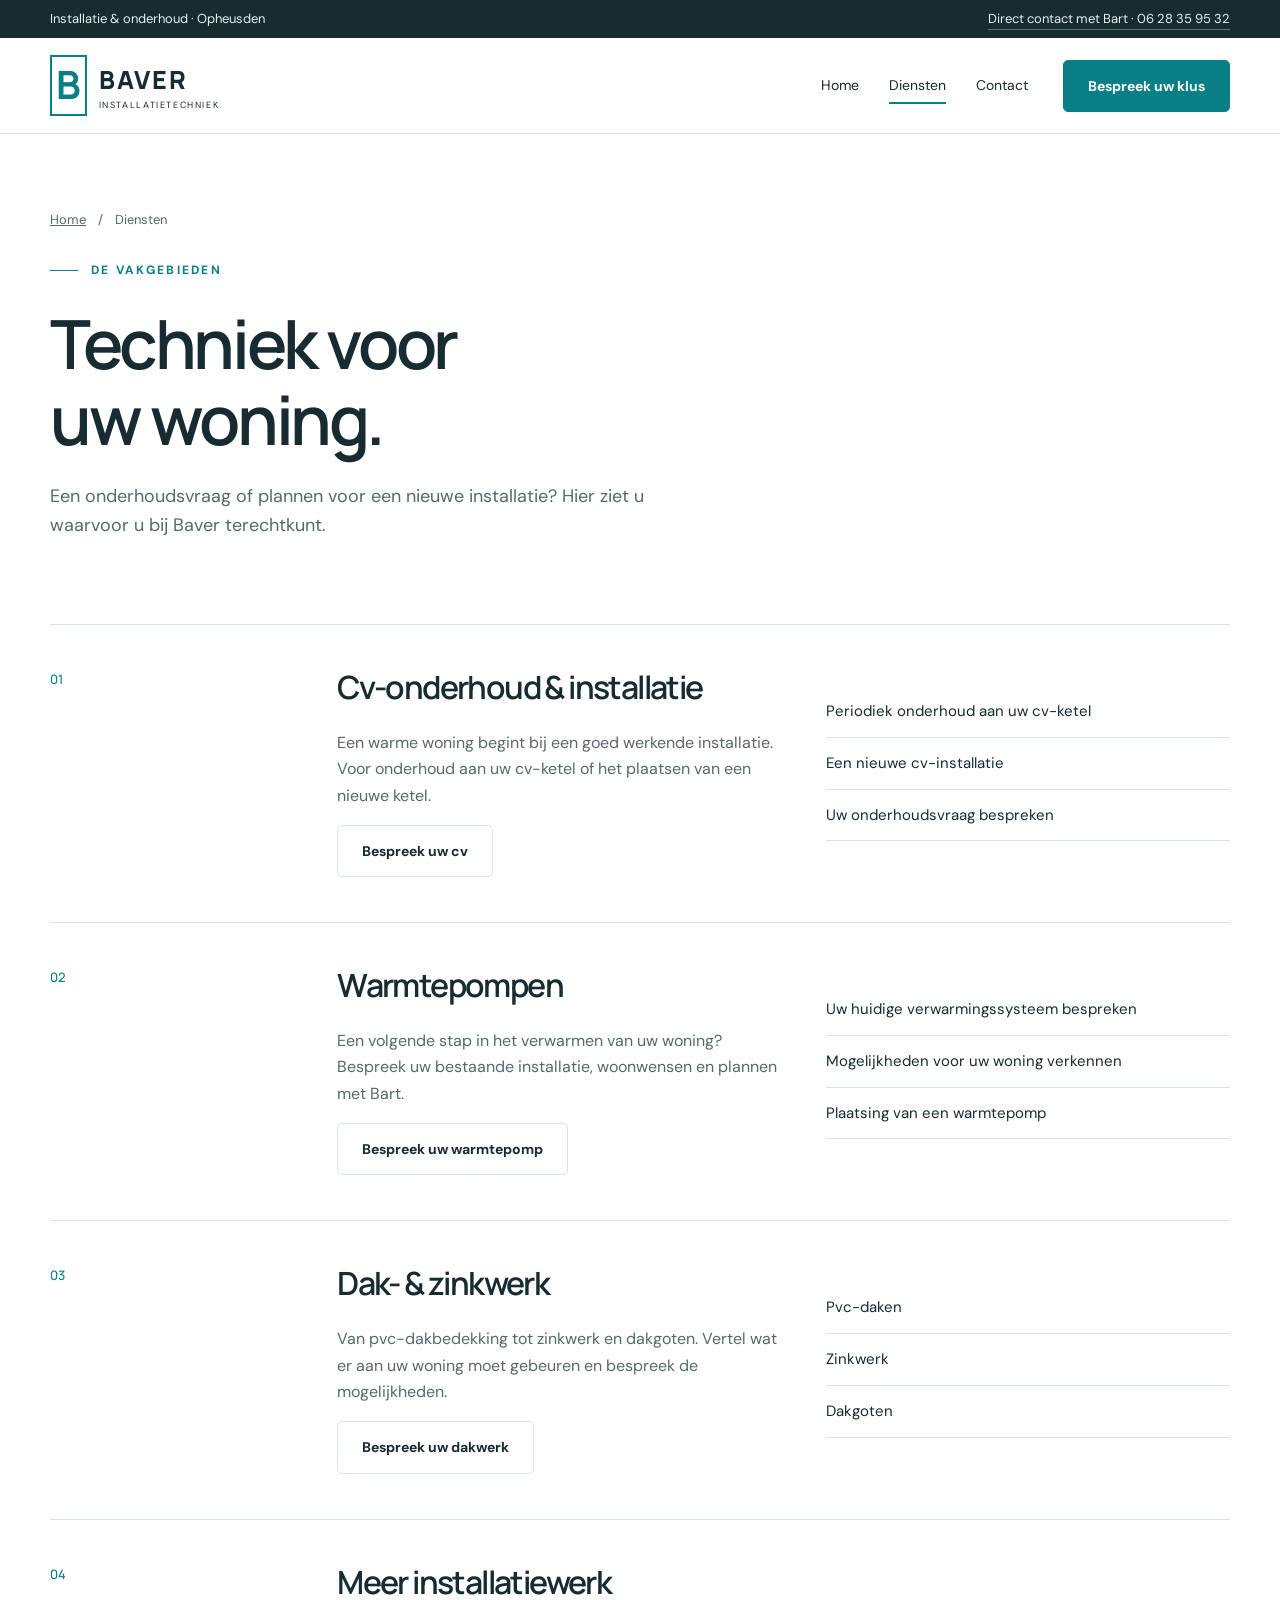
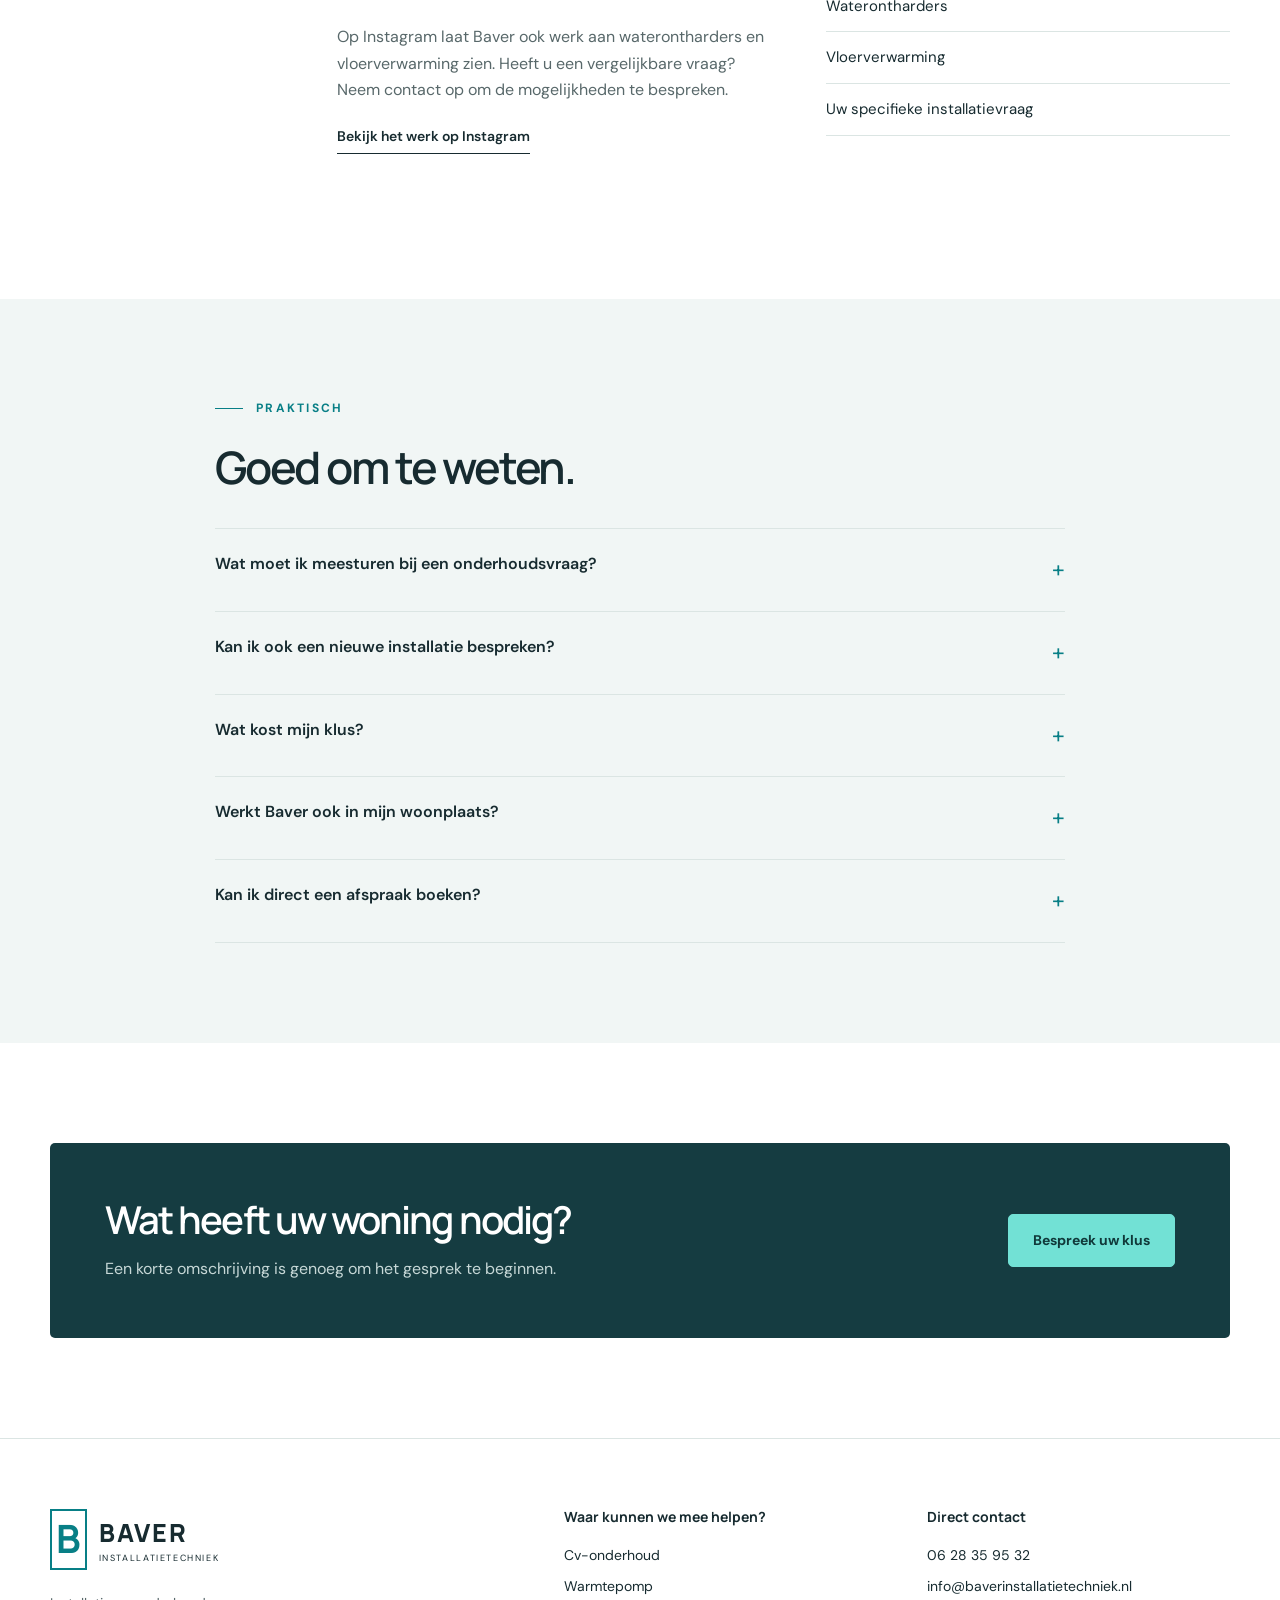
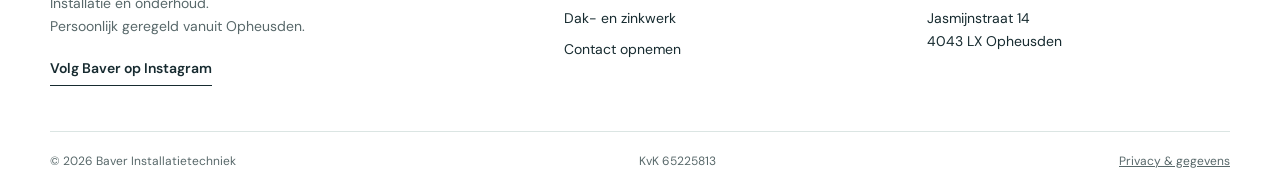
<file: clean/diensten.html>
<!doctype html><html lang="nl"><head><meta charset="utf-8"><meta name="viewport" content="width=device-width,initial-scale=1"><title>Cv-onderhoud, warmtepompen en dakwerk | Baver Installatietechniek</title><meta name="description" content="Ontdek de diensten van Baver Installatietechniek: cv-onderhoud en plaatsing, warmtepompen, pvc-daken, zinkwerk en dakgoten."><meta name="theme-color" content="#087f86"><meta name="robots" content="noindex,nofollow"><meta property="og:title" content="Cv-onderhoud, warmtepompen en dakwerk | Baver Installatietechniek"><meta property="og:description" content="Ontdek de diensten van Baver Installatietechniek: cv-onderhoud en plaatsing, warmtepompen, pvc-daken, zinkwerk en dakgoten."><meta property="og:type" content="website"><meta property="og:locale" content="nl_NL"><link rel="icon" type="image/svg+xml" href="assets/favicon.svg"><link rel="stylesheet" href="assets/site.css?v=no-arrows-20260924"><script type="application/ld+json">{"@context":"https://schema.org","@type":"HVACBusiness","name":"Baver Installatietechniek","telephone":"+31628359532","email":"info@baverinstallatietechniek.nl","address":{"@type":"PostalAddress","streetAddress":"Jasmijnstraat 14","postalCode":"4043 LX","addressLocality":"Opheusden","addressCountry":"NL"},"sameAs":["https://www.instagram.com/baverinstallatietechniek/"]}</script><script src="assets/app.js" defer></script></head><body class="clean"><a class="skip" href="#main">Naar de inhoud</a><div class="topline"><div class="wrap"><span>Installatie & onderhoud · Opheusden</span><a href="tel:+31628359532">Direct contact met Bart · 06 28 35 95 32</a></div></div><header class="header"><div class="wrap nav"><a class="brand" href="index.html" aria-label="Baver Installatietechniek — home"><span class="brand-icon" aria-hidden="true">B</span><span><b>BAVER</b><small>INSTALLATIETECHNIEK</small></span></a><nav class="nav-links" id="navigation" aria-label="Hoofdnavigatie"><a href="index.html">Home</a><a href="diensten.html" aria-current="page">Diensten</a><a href="contact.html">Contact</a></nav><a class="btn" href="contact.html">Bespreek uw klus</a><button class="menu-button" aria-expanded="false" aria-controls="navigation">Menu</button></div></header><main id="main"><div class="wrap"><div class="page-head"><div class="breadcrumb"><a href="index.html">Home</a><span>/</span><span>Diensten</span></div><div class="eyebrow">De vakgebieden</div><h1>Techniek voor<br>uw woning.</h1><p>Een onderhoudsvraag of plannen voor een nieuwe installatie? Hier ziet u waarvoor u bij Baver terechtkunt.</p></div></div><section class="section" style="padding-top:15px"><div class="wrap"><article class="service-detail" id="cv-onderhoud"><span>01</span><div><h2>Cv-onderhoud & installatie</h2><p>Een warme woning begint bij een goed werkende installatie. Voor onderhoud aan uw cv-ketel of het plaatsen van een nieuwe ketel.</p><a class="btn secondary" href="contact.html?dienst=Cv-onderhoud">Bespreek uw cv</a></div><div><ul class="checklist"><li>Periodiek onderhoud aan uw cv-ketel</li><li>Een nieuwe cv-installatie</li><li>Uw onderhoudsvraag bespreken</li></ul></div></article><article class="service-detail" id="warmtepompen"><span>02</span><div><h2>Warmtepompen</h2><p>Een volgende stap in het verwarmen van uw woning? Bespreek uw bestaande installatie, woonwensen en plannen met Bart.</p><a class="btn secondary" href="contact.html?dienst=Warmtepomp">Bespreek uw warmtepomp</a></div><div><ul class="checklist"><li>Uw huidige verwarmingssysteem bespreken</li><li>Mogelijkheden voor uw woning verkennen</li><li>Plaatsing van een warmtepomp</li></ul></div></article><article class="service-detail" id="dak-en-zinkwerk"><span>03</span><div><h2>Dak- & zinkwerk</h2><p>Van pvc-dakbedekking tot zinkwerk en dakgoten. Vertel wat er aan uw woning moet gebeuren en bespreek de mogelijkheden.</p><a class="btn secondary" href="contact.html?dienst=Dak-%20en%20zinkwerk">Bespreek uw dakwerk</a></div><div><ul class="checklist"><li>Pvc-daken</li><li>Zinkwerk</li><li>Dakgoten</li></ul></div></article><article class="service-detail" id="overige-installaties"><span>04</span><div><h2>Meer installatiewerk</h2><p>Op Instagram laat Baver ook werk aan waterontharders en vloerverwarming zien. Heeft u een vergelijkbare vraag? Neem contact op om de mogelijkheden te bespreken.</p><a class="text-link" href="https://www.instagram.com/baverinstallatietechniek/" target="_blank" rel="noopener noreferrer">Bekijk het werk op Instagram </a></div><div><ul class="checklist"><li>Waterontharders</li><li>Vloerverwarming</li><li>Uw specifieke installatievraag</li></ul></div></article></div></section><section class="section tinted"><div class="wrap faq"><div class="eyebrow">Praktisch</div><h2>Goed om te weten.</h2><details><summary>Wat moet ik meesturen bij een onderhoudsvraag?</summary><p>Vermeld het merk en type van uw ketel als u die weet, wanneer het laatste onderhoud is uitgevoerd en wat uw vraag is. Een foto kunt u toevoegen aan uw e-mail.</p></details><details><summary>Kan ik ook een nieuwe installatie bespreken?</summary><p>Ja. Baver houdt zich bezig met plaatsing van cv-ketels en warmtepompen. Beschrijf uw woning en huidige installatie, zodat Bart met u kan bespreken wat er nodig is.</p></details><details><summary>Wat kost mijn klus?</summary><p>Dat hangt af van uw installatie en de werkzaamheden. Bespreek de situatie met Bart en vraag een voorstel aan. Er staan geen vaste tarieven op deze website.</p></details><details><summary>Werkt Baver ook in mijn woonplaats?</summary><p>Baver is gevestigd in Opheusden. Vermeld uw woonplaats bij uw aanvraag; Bart kan dan met u afstemmen of en wanneer de klus mogelijk is.</p></details><details><summary>Kan ik direct een afspraak boeken?</summary><p>Een aanvraag is nog geen bevestigde afspraak. De werkzaamheden en planning worden persoonlijk met u afgestemd.</p></details></div></section><section class="section"><div class="wrap"><div class="cta-band"><div><h2>Wat heeft uw woning nodig?</h2><p>Een korte omschrijving is genoeg om het gesprek te beginnen.</p></div><a class="btn" href="contact.html">Bespreek uw klus</a></div></div></section></main><footer class="footer"><div class="wrap"><div class="footer-grid"><div><a class="brand" href="index.html" aria-label="Baver Installatietechniek — home"><span class="brand-icon" aria-hidden="true">B</span><span><b>BAVER</b><small>INSTALLATIETECHNIEK</small></span></a><p>Installatie en onderhoud.<br>Persoonlijk geregeld vanuit Opheusden.</p><a class="text-link" href="https://www.instagram.com/baverinstallatietechniek/" target="_blank" rel="noopener noreferrer">Volg Baver op Instagram </a></div><div><h3>Waar kunnen we mee helpen?</h3><div class="footer-links"><a href="diensten.html#cv-onderhoud">Cv-onderhoud</a><a href="diensten.html#warmtepompen">Warmtepomp</a><a href="diensten.html#dak-en-zinkwerk">Dak- en zinkwerk</a><a href="contact.html">Contact opnemen</a></div></div><div><h3>Direct contact</h3><div class="footer-links"><a href="tel:+31628359532">06 28 35 95 32</a><a href="mailto:info@baverinstallatietechniek.nl">info@baverinstallatietechniek.nl</a><span style="font-size:14px">Jasmijnstraat 14<br>4043 LX Opheusden</span></div></div></div><div class="footer-bottom"><span>© 2026 Baver Installatietechniek</span><span>KvK 65225813</span><button class="privacy" type="button">Privacy & gegevens</button></div></div></footer><div class="mobile-cta"><a class="btn secondary" href="tel:+31628359532">Bel Bart</a><a class="btn" href="contact.html">Bespreek uw klus </a></div><dialog id="privacy-dialog" aria-labelledby="privacy-title"><button class="close-dialog" type="button">Sluiten ×</button><h2 id="privacy-title">Uw gegevens & contact</h2><p>Dit formulier stelt een e-mail op in uw eigen mailprogramma. Uw ingevulde gegevens worden niet opgeslagen in een website-database. U verstuurt het bericht zelf aan info@baverinstallatietechniek.nl.</p><p>De gegevens in uw aanvraag zijn bedoeld om uw vraag te beantwoorden. Vul geen gevoelige informatie in. Voor vragen over uw gegevens kunt u Baver Installatietechniek bereiken via bovenstaand e-mailadres of 06 28 35 95 32.</p><p>Deze website gebruikt geen eigen trackingcookies of advertentiepixels. De lettertypen worden geladen via Google Fonts. Als u een Instagram-link opent, gelden daar de voorwaarden en het privacybeleid van Instagram.</p><p>Baver Installatietechniek · Jasmijnstraat 14, 4043 LX Opheusden · KvK 65225813.</p></dialog></body></html>
</file>
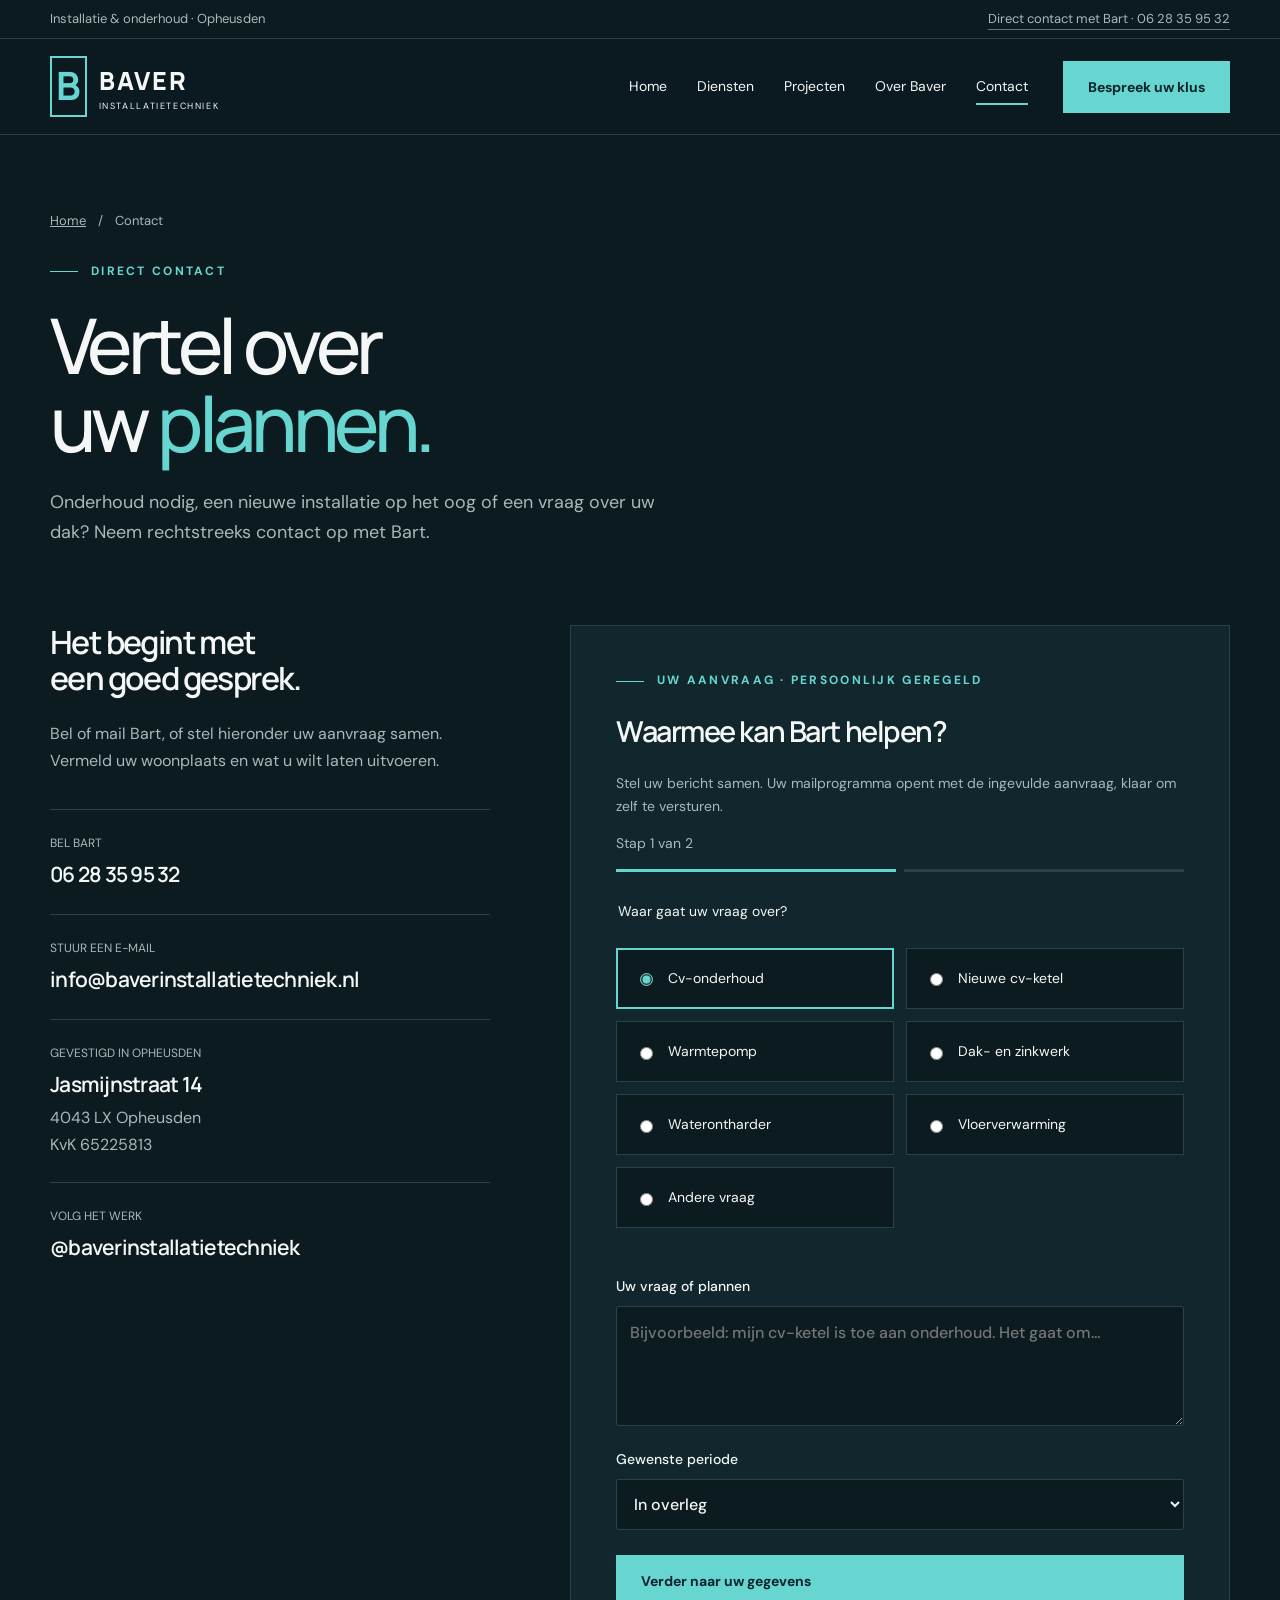
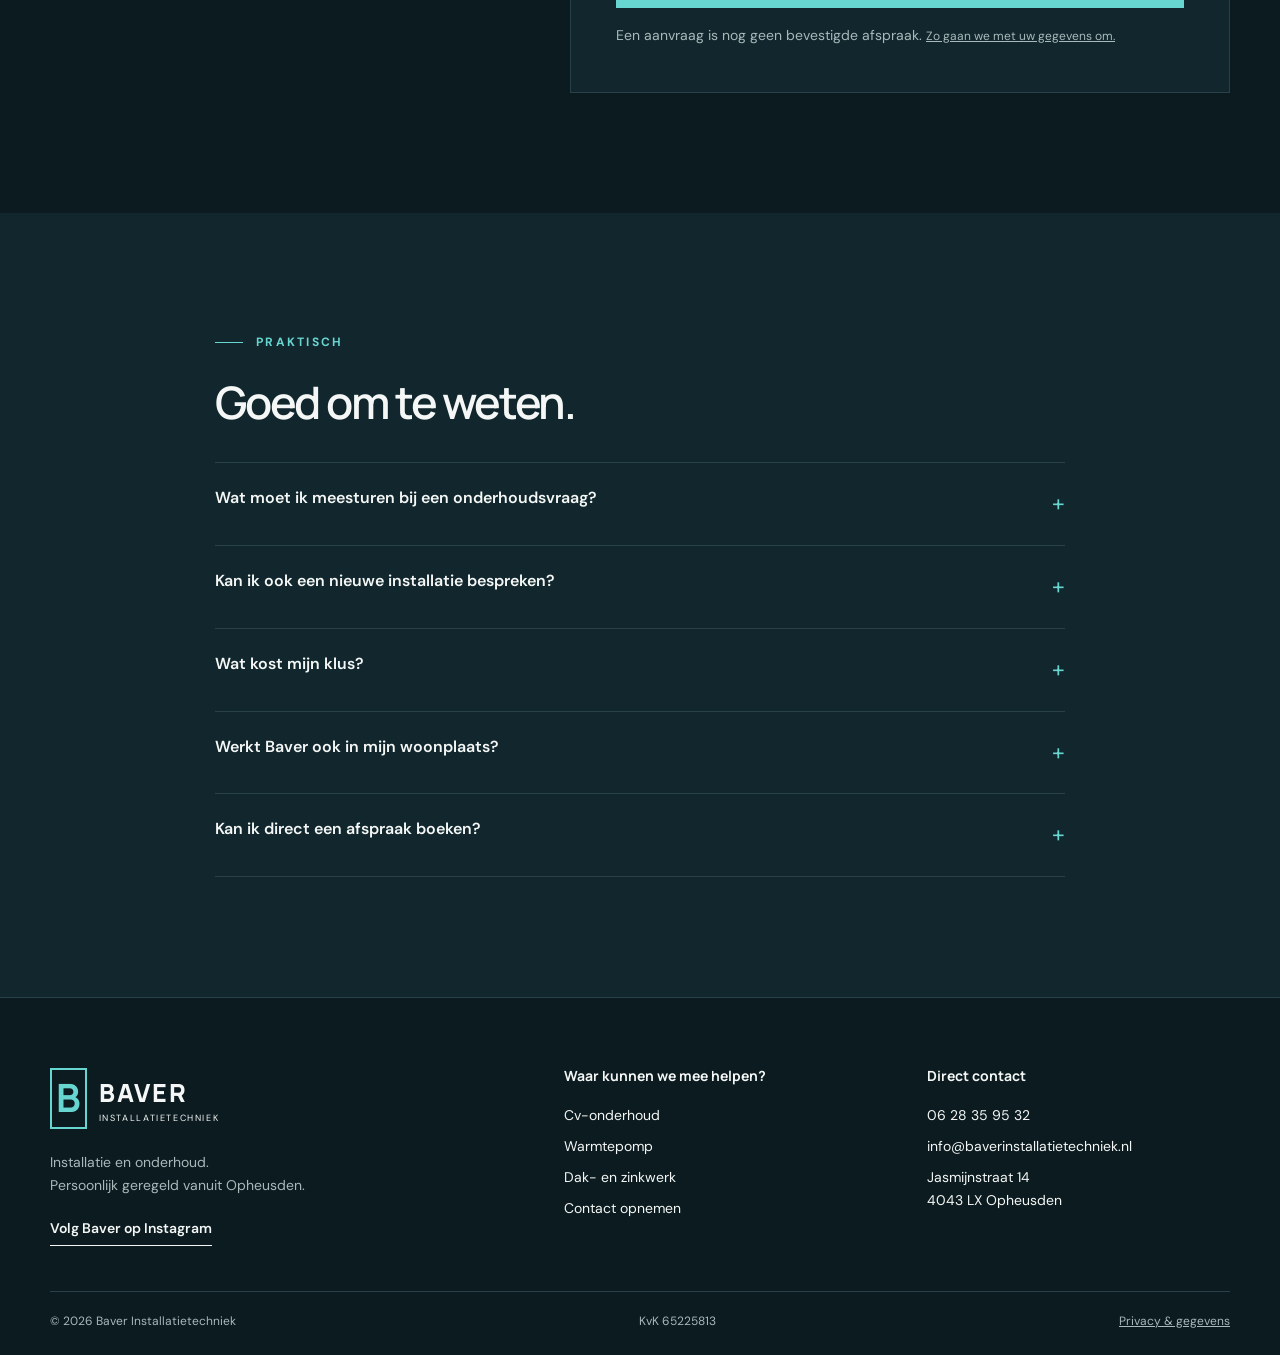
<file: signature/contact.html>
<!doctype html><html lang="nl"><head><meta charset="utf-8"><meta name="viewport" content="width=device-width,initial-scale=1"><title>Contact met Bart Verwoerd | Baver Installatietechniek</title><meta name="description" content="Bel Baver Installatietechniek op 06 28 35 95 32 of stel uw aanvraag samen. Direct contact over uw installatie, onderhoud of dakwerk."><meta name="theme-color" content="#0b1b20"><meta name="robots" content="noindex,nofollow"><meta property="og:title" content="Contact met Bart Verwoerd | Baver Installatietechniek"><meta property="og:description" content="Bel Baver Installatietechniek op 06 28 35 95 32 of stel uw aanvraag samen. Direct contact over uw installatie, onderhoud of dakwerk."><meta property="og:type" content="website"><meta property="og:locale" content="nl_NL"><link rel="icon" type="image/svg+xml" href="assets/favicon.svg"><link rel="stylesheet" href="assets/site.css?v=no-arrows-20260924"><script type="application/ld+json">{"@context":"https://schema.org","@type":"HVACBusiness","name":"Baver Installatietechniek","telephone":"+31628359532","email":"info@baverinstallatietechniek.nl","address":{"@type":"PostalAddress","streetAddress":"Jasmijnstraat 14","postalCode":"4043 LX","addressLocality":"Opheusden","addressCountry":"NL"},"sameAs":["https://www.instagram.com/baverinstallatietechniek/"]}</script><script src="assets/app.js" defer></script></head><body class="signature"><a class="skip" href="#main">Naar de inhoud</a><div class="topline"><div class="wrap"><span>Installatie & onderhoud · Opheusden</span><a href="tel:+31628359532">Direct contact met Bart · 06 28 35 95 32</a></div></div><header class="header"><div class="wrap nav"><a class="brand" href="index.html" aria-label="Baver Installatietechniek — home"><span class="brand-icon" aria-hidden="true">B</span><span><b>BAVER</b><small>INSTALLATIETECHNIEK</small></span></a><nav class="nav-links" id="navigation" aria-label="Hoofdnavigatie"><a href="index.html">Home</a><a href="diensten.html">Diensten</a><a href="projecten.html">Projecten</a><a href="over-baver.html">Over Baver</a><a href="contact.html" aria-current="page">Contact</a></nav><a class="btn" href="contact.html">Bespreek uw klus</a><button class="menu-button" aria-expanded="false" aria-controls="navigation">Menu</button></div></header><main id="main"><div class="wrap"><div class="page-head"><div class="breadcrumb"><a href="index.html">Home</a><span>/</span><span>Contact</span></div><div class="eyebrow">Direct contact</div><h1>Vertel over<br>uw <span style="color:var(--accent)">plannen.</span></h1><p>Onderhoud nodig, een nieuwe installatie op het oog of een vraag over uw dak? Neem rechtstreeks contact op met Bart.</p></div></div><section class="section" style="padding-top:10px"><div class="wrap contact-layout"><div><h2 style="font-size:2rem">Het begint met<br>een goed gesprek.</h2><p>Bel of mail Bart, of stel hieronder uw aanvraag samen. Vermeld uw woonplaats en wat u wilt laten uitvoeren.</p><div class="contact-cards"><a href="tel:+31628359532"><small>BEL BART</small><strong>06 28 35 95 32 </strong></a><a href="mailto:info@baverinstallatietechniek.nl"><small>STUUR EEN E-MAIL</small><strong>info@baverinstallatietechniek.nl</strong></a><div><small>GEVESTIGD IN OPHEUSDEN</small><strong>Jasmijnstraat 14</strong><p style="margin:5px 0 0">4043 LX Opheusden<br>KvK 65225813</p></div><a href="https://www.instagram.com/baverinstallatietechniek/" target="_blank" rel="noopener noreferrer"><small>VOLG HET WERK</small><strong>@baverinstallatietechniek </strong></a></div></div><div class="form-panel"><div class="eyebrow">Uw aanvraag · persoonlijk geregeld</div><h2>Waarmee kan Bart helpen?</h2><p>Stel uw bericht samen. Uw mailprogramma opent met de ingevulde aanvraag, klaar om zelf te versturen.</p><form id="quote-form"><p id="step-label">Stap 1 van 2</p><div class="form-progress" aria-hidden="true"><span class="active"></span><span></span></div><div data-step="0"><fieldset style="padding:0;border:0;margin:0"><legend style="font-size:14px">Waar gaat uw vraag over?</legend><div class="service-choices"><label class="choice"><input type="radio" name="dienst" value="Cv-onderhoud" checked required>Cv-onderhoud</label><label class="choice"><input type="radio" name="dienst" value="Nieuwe cv-ketel"  required>Nieuwe cv-ketel</label><label class="choice"><input type="radio" name="dienst" value="Warmtepomp"  required>Warmtepomp</label><label class="choice"><input type="radio" name="dienst" value="Dak- en zinkwerk"  required>Dak- en zinkwerk</label><label class="choice"><input type="radio" name="dienst" value="Waterontharder"  required>Waterontharder</label><label class="choice"><input type="radio" name="dienst" value="Vloerverwarming"  required>Vloerverwarming</label><label class="choice"><input type="radio" name="dienst" value="Andere vraag"  required>Andere vraag</label></div></fieldset><div class="form-grid" style="margin:22px 0"><label class="field full">Uw vraag of plannen<textarea name="bericht" maxlength="2500" placeholder="Bijvoorbeeld: mijn cv-ketel is toe aan onderhoud. Het gaat om…" required></textarea></label><label class="field full">Gewenste periode<select name="planning"><option>In overleg</option><option>Zo snel mogelijk</option><option>Binnen 1 maand</option><option>Over 1 tot 3 maanden</option><option>Ik oriënteer me nog</option></select></label></div><div class="form-nav"><button class="btn" type="button" data-next>Verder naar uw gegevens </button></div></div><div data-step="1" hidden><div class="form-grid" style="margin-top:22px"><label class="field full">Uw naam<input name="naam" autocomplete="name" maxlength="100" required></label><label class="field full">E-mailadres<input type="email" name="email" autocomplete="email" maxlength="150" required></label><label class="field">Telefoon <span style="font-weight:400">(optioneel)</span><input type="tel" name="telefoon" autocomplete="tel" maxlength="30"></label><label class="field">Postcode of woonplaats<input name="plaats" autocomplete="address-level2" maxlength="100" required></label></div><div class="form-nav"><button class="btn secondary" type="button" data-back>Terug</button><button class="btn" type="submit">Open mijn e-mail </button></div><p class="photo-credit">U controleert en verstuurt het bericht zelf in uw mailprogramma.</p></div><p class="photo-credit">Een aanvraag is nog geen bevestigde afspraak. <button class="privacy" type="button">Zo gaan we met uw gegevens om.</button></p></form><div class="form-success" hidden aria-live="polite"><h3>Uw aanvraag staat klaar.</h3><p>Controleer de aanvraag in uw mailprogramma en klik daar op verzenden. Opende er niets? Kopieer de tekst en mail deze naar <a href="mailto:info@baverinstallatietechniek.nl">info@baverinstallatietechniek.nl</a>.</p><label class="field" for="request-copy">Uw bericht</label><textarea id="request-copy" readonly></textarea><button class="text-link" type="button" id="copy-request">Kopieer aanvraag</button><br><a class="text-link" id="mail-again" href="mailto:info@baverinstallatietechniek.nl">Open e-mail opnieuw </a></div></div></div></section><section class="section tinted"><div class="wrap faq"><div class="eyebrow">Praktisch</div><h2>Goed om te weten.</h2><details><summary>Wat moet ik meesturen bij een onderhoudsvraag?</summary><p>Vermeld het merk en type van uw ketel als u die weet, wanneer het laatste onderhoud is uitgevoerd en wat uw vraag is. Een foto kunt u toevoegen aan uw e-mail.</p></details><details><summary>Kan ik ook een nieuwe installatie bespreken?</summary><p>Ja. Baver houdt zich bezig met plaatsing van cv-ketels en warmtepompen. Beschrijf uw woning en huidige installatie, zodat Bart met u kan bespreken wat er nodig is.</p></details><details><summary>Wat kost mijn klus?</summary><p>Dat hangt af van uw installatie en de werkzaamheden. Bespreek de situatie met Bart en vraag een voorstel aan. Er staan geen vaste tarieven op deze website.</p></details><details><summary>Werkt Baver ook in mijn woonplaats?</summary><p>Baver is gevestigd in Opheusden. Vermeld uw woonplaats bij uw aanvraag; Bart kan dan met u afstemmen of en wanneer de klus mogelijk is.</p></details><details><summary>Kan ik direct een afspraak boeken?</summary><p>Een aanvraag is nog geen bevestigde afspraak. De werkzaamheden en planning worden persoonlijk met u afgestemd.</p></details></div></section></main><footer class="footer"><div class="wrap"><div class="footer-grid"><div><a class="brand" href="index.html" aria-label="Baver Installatietechniek — home"><span class="brand-icon" aria-hidden="true">B</span><span><b>BAVER</b><small>INSTALLATIETECHNIEK</small></span></a><p>Installatie en onderhoud.<br>Persoonlijk geregeld vanuit Opheusden.</p><a class="text-link" href="https://www.instagram.com/baverinstallatietechniek/" target="_blank" rel="noopener noreferrer">Volg Baver op Instagram </a></div><div><h3>Waar kunnen we mee helpen?</h3><div class="footer-links"><a href="diensten.html#cv-onderhoud">Cv-onderhoud</a><a href="diensten.html#warmtepompen">Warmtepomp</a><a href="diensten.html#dak-en-zinkwerk">Dak- en zinkwerk</a><a href="contact.html">Contact opnemen</a></div></div><div><h3>Direct contact</h3><div class="footer-links"><a href="tel:+31628359532">06 28 35 95 32</a><a href="mailto:info@baverinstallatietechniek.nl">info@baverinstallatietechniek.nl</a><span style="font-size:14px">Jasmijnstraat 14<br>4043 LX Opheusden</span></div></div></div><div class="footer-bottom"><span>© 2026 Baver Installatietechniek</span><span>KvK 65225813</span><button class="privacy" type="button">Privacy & gegevens</button></div></div></footer><div class="mobile-cta"><a class="btn secondary" href="tel:+31628359532">Bel Bart</a><a class="btn" href="contact.html">Bespreek uw klus </a></div><dialog id="privacy-dialog" aria-labelledby="privacy-title"><button class="close-dialog" type="button">Sluiten ×</button><h2 id="privacy-title">Uw gegevens & contact</h2><p>Dit formulier stelt een e-mail op in uw eigen mailprogramma. Uw ingevulde gegevens worden niet opgeslagen in een website-database. U verstuurt het bericht zelf aan info@baverinstallatietechniek.nl.</p><p>De gegevens in uw aanvraag zijn bedoeld om uw vraag te beantwoorden. Vul geen gevoelige informatie in. Voor vragen over uw gegevens kunt u Baver Installatietechniek bereiken via bovenstaand e-mailadres of 06 28 35 95 32.</p><p>Deze website gebruikt geen eigen trackingcookies of advertentiepixels. De lettertypen worden geladen via Google Fonts. Als u een Instagram-link opent, gelden daar de voorwaarden en het privacybeleid van Instagram.</p><p>Baver Installatietechniek · Jasmijnstraat 14, 4043 LX Opheusden · KvK 65225813.</p></dialog></body></html>
</file>
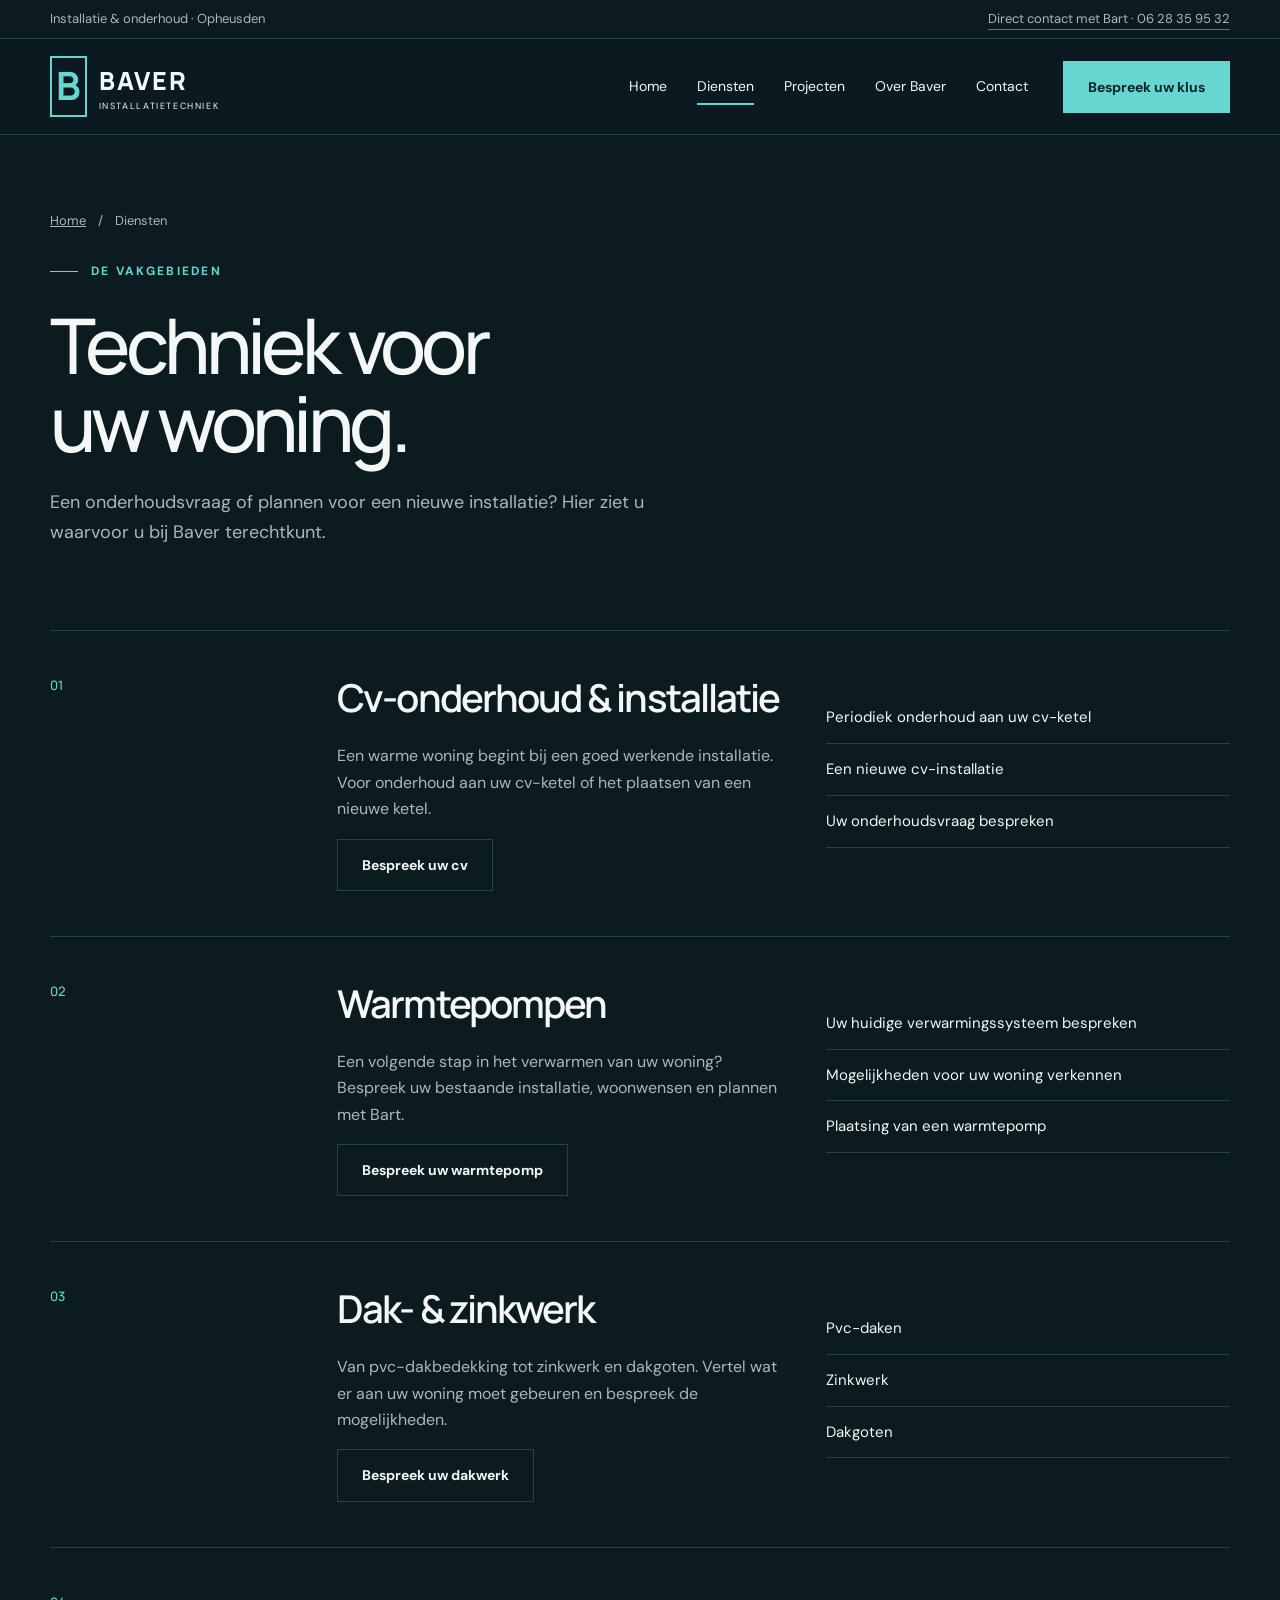
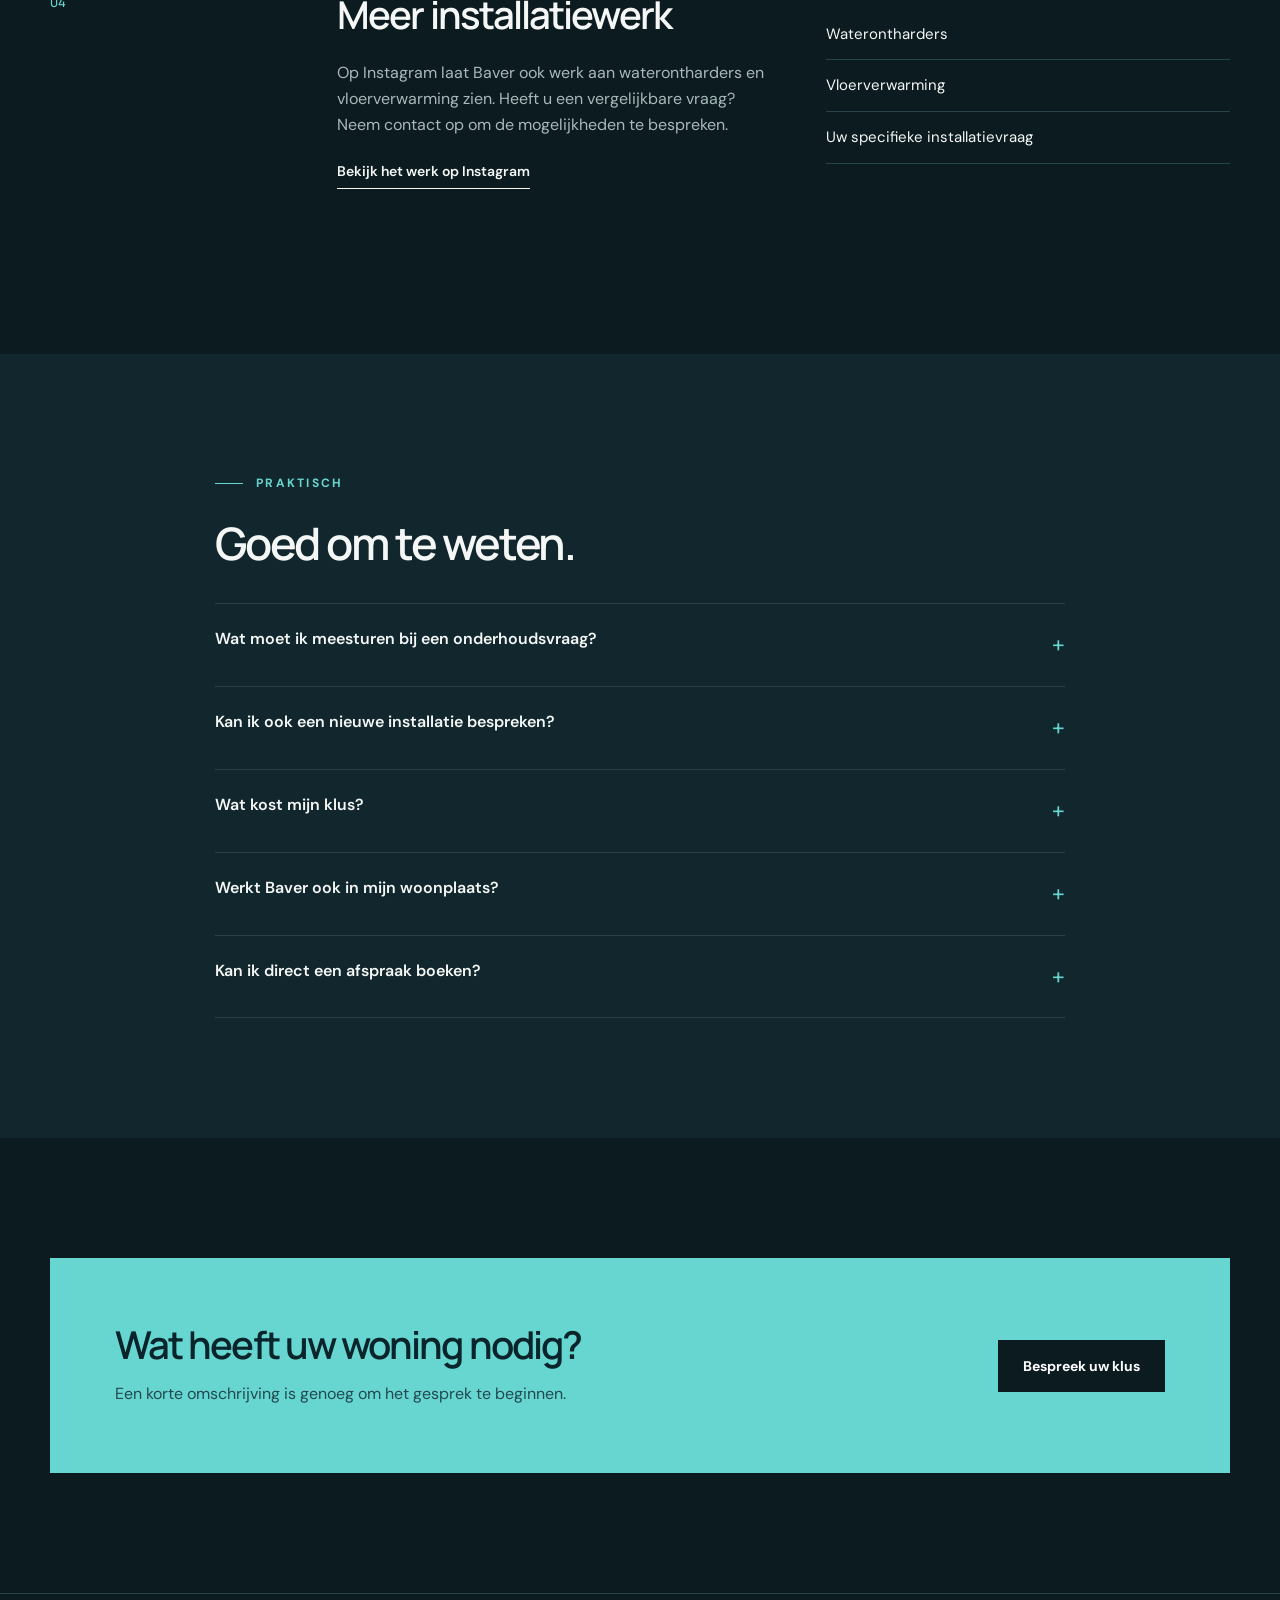
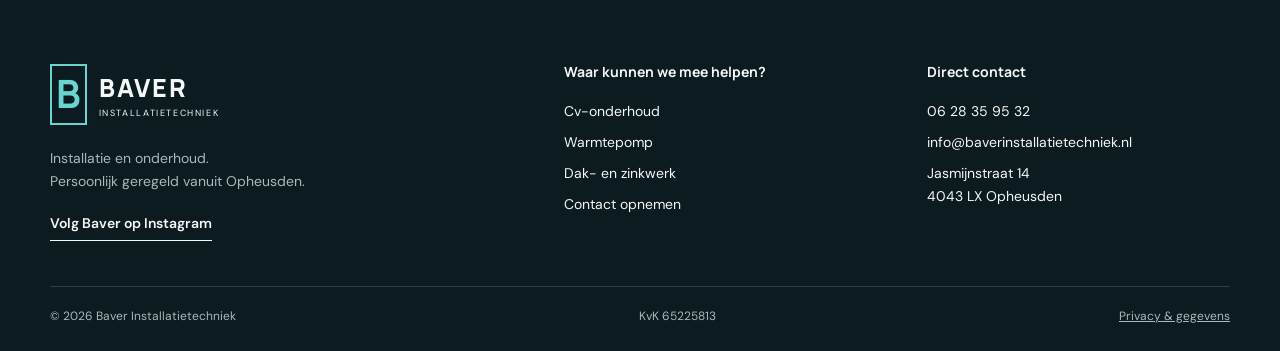
<file: signature/diensten.html>
<!doctype html><html lang="nl"><head><meta charset="utf-8"><meta name="viewport" content="width=device-width,initial-scale=1"><title>Cv-onderhoud, warmtepompen en dakwerk | Baver Installatietechniek</title><meta name="description" content="Ontdek de diensten van Baver Installatietechniek: cv-onderhoud en plaatsing, warmtepompen, pvc-daken, zinkwerk en dakgoten."><meta name="theme-color" content="#0b1b20"><meta name="robots" content="noindex,nofollow"><meta property="og:title" content="Cv-onderhoud, warmtepompen en dakwerk | Baver Installatietechniek"><meta property="og:description" content="Ontdek de diensten van Baver Installatietechniek: cv-onderhoud en plaatsing, warmtepompen, pvc-daken, zinkwerk en dakgoten."><meta property="og:type" content="website"><meta property="og:locale" content="nl_NL"><link rel="icon" type="image/svg+xml" href="assets/favicon.svg"><link rel="stylesheet" href="assets/site.css?v=no-arrows-20260924"><script type="application/ld+json">{"@context":"https://schema.org","@type":"HVACBusiness","name":"Baver Installatietechniek","telephone":"+31628359532","email":"info@baverinstallatietechniek.nl","address":{"@type":"PostalAddress","streetAddress":"Jasmijnstraat 14","postalCode":"4043 LX","addressLocality":"Opheusden","addressCountry":"NL"},"sameAs":["https://www.instagram.com/baverinstallatietechniek/"]}</script><script src="assets/app.js" defer></script></head><body class="signature"><a class="skip" href="#main">Naar de inhoud</a><div class="topline"><div class="wrap"><span>Installatie & onderhoud · Opheusden</span><a href="tel:+31628359532">Direct contact met Bart · 06 28 35 95 32</a></div></div><header class="header"><div class="wrap nav"><a class="brand" href="index.html" aria-label="Baver Installatietechniek — home"><span class="brand-icon" aria-hidden="true">B</span><span><b>BAVER</b><small>INSTALLATIETECHNIEK</small></span></a><nav class="nav-links" id="navigation" aria-label="Hoofdnavigatie"><a href="index.html">Home</a><a href="diensten.html" aria-current="page">Diensten</a><a href="projecten.html">Projecten</a><a href="over-baver.html">Over Baver</a><a href="contact.html">Contact</a></nav><a class="btn" href="contact.html">Bespreek uw klus</a><button class="menu-button" aria-expanded="false" aria-controls="navigation">Menu</button></div></header><main id="main"><div class="wrap"><div class="page-head"><div class="breadcrumb"><a href="index.html">Home</a><span>/</span><span>Diensten</span></div><div class="eyebrow">De vakgebieden</div><h1>Techniek voor<br>uw woning.</h1><p>Een onderhoudsvraag of plannen voor een nieuwe installatie? Hier ziet u waarvoor u bij Baver terechtkunt.</p></div></div><section class="section" style="padding-top:15px"><div class="wrap"><article class="service-detail" id="cv-onderhoud"><span>01</span><div><h2>Cv-onderhoud & installatie</h2><p>Een warme woning begint bij een goed werkende installatie. Voor onderhoud aan uw cv-ketel of het plaatsen van een nieuwe ketel.</p><a class="btn secondary" href="contact.html?dienst=Cv-onderhoud">Bespreek uw cv</a></div><div><ul class="checklist"><li>Periodiek onderhoud aan uw cv-ketel</li><li>Een nieuwe cv-installatie</li><li>Uw onderhoudsvraag bespreken</li></ul></div></article><article class="service-detail" id="warmtepompen"><span>02</span><div><h2>Warmtepompen</h2><p>Een volgende stap in het verwarmen van uw woning? Bespreek uw bestaande installatie, woonwensen en plannen met Bart.</p><a class="btn secondary" href="contact.html?dienst=Warmtepomp">Bespreek uw warmtepomp</a></div><div><ul class="checklist"><li>Uw huidige verwarmingssysteem bespreken</li><li>Mogelijkheden voor uw woning verkennen</li><li>Plaatsing van een warmtepomp</li></ul></div></article><article class="service-detail" id="dak-en-zinkwerk"><span>03</span><div><h2>Dak- & zinkwerk</h2><p>Van pvc-dakbedekking tot zinkwerk en dakgoten. Vertel wat er aan uw woning moet gebeuren en bespreek de mogelijkheden.</p><a class="btn secondary" href="contact.html?dienst=Dak-%20en%20zinkwerk">Bespreek uw dakwerk</a></div><div><ul class="checklist"><li>Pvc-daken</li><li>Zinkwerk</li><li>Dakgoten</li></ul></div></article><article class="service-detail" id="overige-installaties"><span>04</span><div><h2>Meer installatiewerk</h2><p>Op Instagram laat Baver ook werk aan waterontharders en vloerverwarming zien. Heeft u een vergelijkbare vraag? Neem contact op om de mogelijkheden te bespreken.</p><a class="text-link" href="https://www.instagram.com/baverinstallatietechniek/" target="_blank" rel="noopener noreferrer">Bekijk het werk op Instagram </a></div><div><ul class="checklist"><li>Waterontharders</li><li>Vloerverwarming</li><li>Uw specifieke installatievraag</li></ul></div></article></div></section><section class="section tinted"><div class="wrap faq"><div class="eyebrow">Praktisch</div><h2>Goed om te weten.</h2><details><summary>Wat moet ik meesturen bij een onderhoudsvraag?</summary><p>Vermeld het merk en type van uw ketel als u die weet, wanneer het laatste onderhoud is uitgevoerd en wat uw vraag is. Een foto kunt u toevoegen aan uw e-mail.</p></details><details><summary>Kan ik ook een nieuwe installatie bespreken?</summary><p>Ja. Baver houdt zich bezig met plaatsing van cv-ketels en warmtepompen. Beschrijf uw woning en huidige installatie, zodat Bart met u kan bespreken wat er nodig is.</p></details><details><summary>Wat kost mijn klus?</summary><p>Dat hangt af van uw installatie en de werkzaamheden. Bespreek de situatie met Bart en vraag een voorstel aan. Er staan geen vaste tarieven op deze website.</p></details><details><summary>Werkt Baver ook in mijn woonplaats?</summary><p>Baver is gevestigd in Opheusden. Vermeld uw woonplaats bij uw aanvraag; Bart kan dan met u afstemmen of en wanneer de klus mogelijk is.</p></details><details><summary>Kan ik direct een afspraak boeken?</summary><p>Een aanvraag is nog geen bevestigde afspraak. De werkzaamheden en planning worden persoonlijk met u afgestemd.</p></details></div></section><section class="section"><div class="wrap"><div class="cta-band"><div><h2>Wat heeft uw woning nodig?</h2><p>Een korte omschrijving is genoeg om het gesprek te beginnen.</p></div><a class="btn" href="contact.html">Bespreek uw klus</a></div></div></section></main><footer class="footer"><div class="wrap"><div class="footer-grid"><div><a class="brand" href="index.html" aria-label="Baver Installatietechniek — home"><span class="brand-icon" aria-hidden="true">B</span><span><b>BAVER</b><small>INSTALLATIETECHNIEK</small></span></a><p>Installatie en onderhoud.<br>Persoonlijk geregeld vanuit Opheusden.</p><a class="text-link" href="https://www.instagram.com/baverinstallatietechniek/" target="_blank" rel="noopener noreferrer">Volg Baver op Instagram </a></div><div><h3>Waar kunnen we mee helpen?</h3><div class="footer-links"><a href="diensten.html#cv-onderhoud">Cv-onderhoud</a><a href="diensten.html#warmtepompen">Warmtepomp</a><a href="diensten.html#dak-en-zinkwerk">Dak- en zinkwerk</a><a href="contact.html">Contact opnemen</a></div></div><div><h3>Direct contact</h3><div class="footer-links"><a href="tel:+31628359532">06 28 35 95 32</a><a href="mailto:info@baverinstallatietechniek.nl">info@baverinstallatietechniek.nl</a><span style="font-size:14px">Jasmijnstraat 14<br>4043 LX Opheusden</span></div></div></div><div class="footer-bottom"><span>© 2026 Baver Installatietechniek</span><span>KvK 65225813</span><button class="privacy" type="button">Privacy & gegevens</button></div></div></footer><div class="mobile-cta"><a class="btn secondary" href="tel:+31628359532">Bel Bart</a><a class="btn" href="contact.html">Bespreek uw klus </a></div><dialog id="privacy-dialog" aria-labelledby="privacy-title"><button class="close-dialog" type="button">Sluiten ×</button><h2 id="privacy-title">Uw gegevens & contact</h2><p>Dit formulier stelt een e-mail op in uw eigen mailprogramma. Uw ingevulde gegevens worden niet opgeslagen in een website-database. U verstuurt het bericht zelf aan info@baverinstallatietechniek.nl.</p><p>De gegevens in uw aanvraag zijn bedoeld om uw vraag te beantwoorden. Vul geen gevoelige informatie in. Voor vragen over uw gegevens kunt u Baver Installatietechniek bereiken via bovenstaand e-mailadres of 06 28 35 95 32.</p><p>Deze website gebruikt geen eigen trackingcookies of advertentiepixels. De lettertypen worden geladen via Google Fonts. Als u een Instagram-link opent, gelden daar de voorwaarden en het privacybeleid van Instagram.</p><p>Baver Installatietechniek · Jasmijnstraat 14, 4043 LX Opheusden · KvK 65225813.</p></dialog></body></html>
</file>
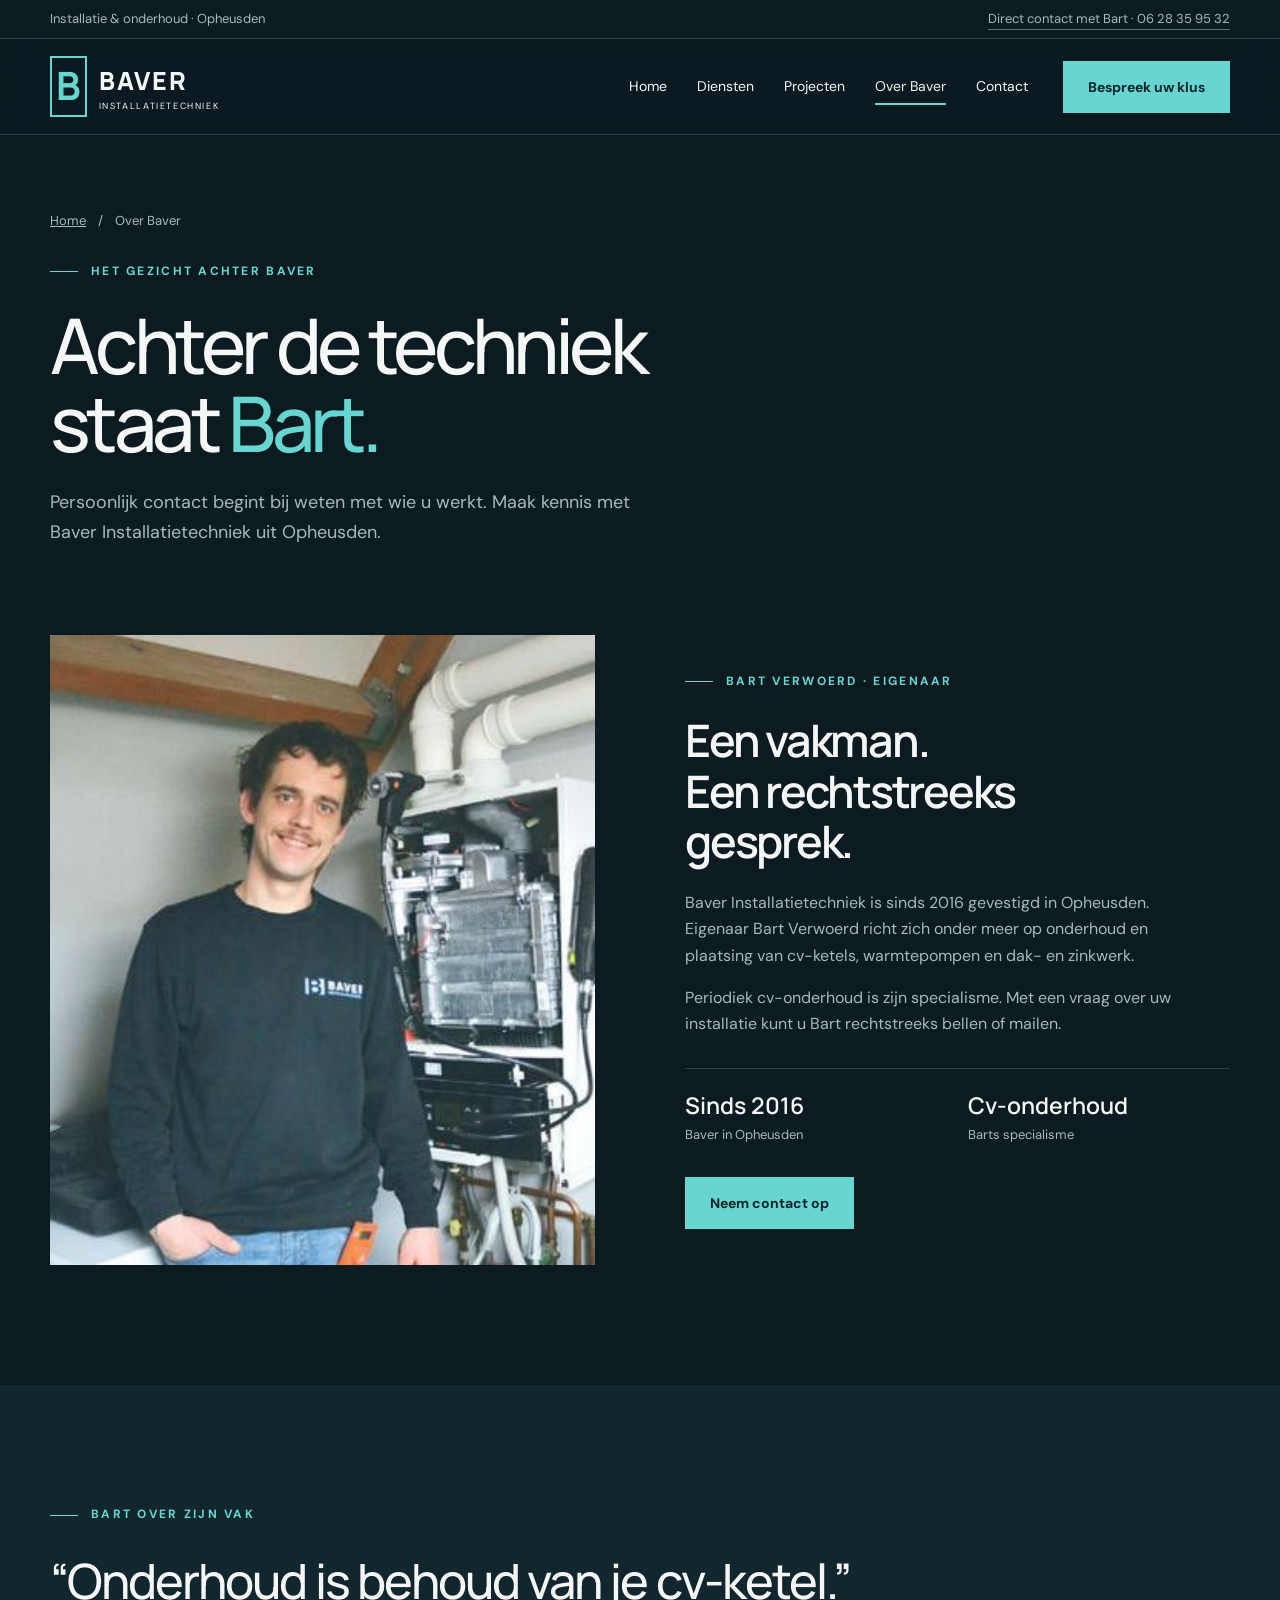
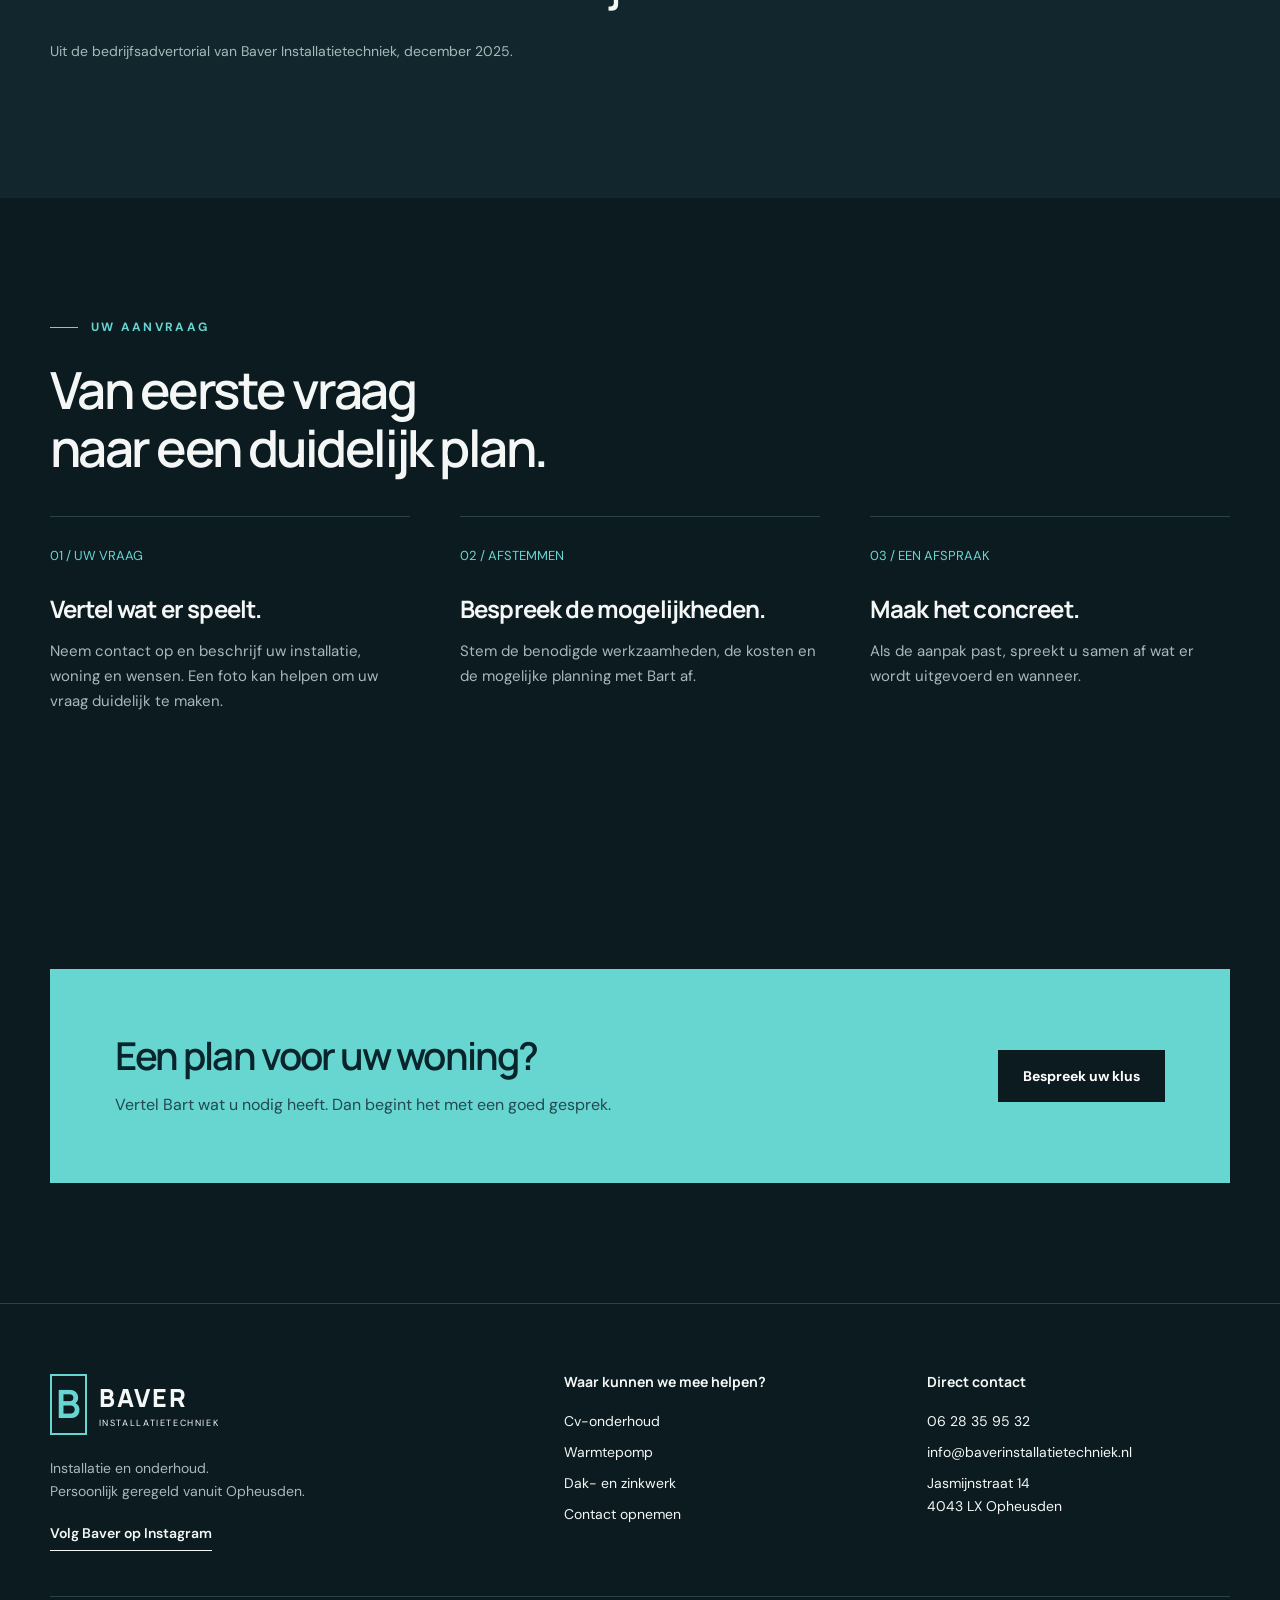
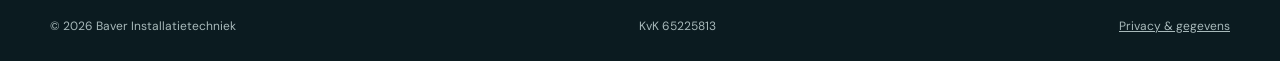
<file: signature/over-baver.html>
<!doctype html><html lang="nl"><head><meta charset="utf-8"><meta name="viewport" content="width=device-width,initial-scale=1"><title>Over Baver en Bart Verwoerd | Baver Installatietechniek</title><meta name="description" content="Maak kennis met Bart Verwoerd van Baver Installatietechniek uit Opheusden. Sinds 2016, met periodiek cv-onderhoud als specialisme."><meta name="theme-color" content="#0b1b20"><meta name="robots" content="noindex,nofollow"><meta property="og:title" content="Over Baver en Bart Verwoerd | Baver Installatietechniek"><meta property="og:description" content="Maak kennis met Bart Verwoerd van Baver Installatietechniek uit Opheusden. Sinds 2016, met periodiek cv-onderhoud als specialisme."><meta property="og:type" content="website"><meta property="og:locale" content="nl_NL"><link rel="icon" type="image/svg+xml" href="assets/favicon.svg"><link rel="stylesheet" href="assets/site.css?v=no-arrows-20260924"><script type="application/ld+json">{"@context":"https://schema.org","@type":"HVACBusiness","name":"Baver Installatietechniek","telephone":"+31628359532","email":"info@baverinstallatietechniek.nl","address":{"@type":"PostalAddress","streetAddress":"Jasmijnstraat 14","postalCode":"4043 LX","addressLocality":"Opheusden","addressCountry":"NL"},"sameAs":["https://www.instagram.com/baverinstallatietechniek/"]}</script><script src="assets/app.js" defer></script></head><body class="signature"><a class="skip" href="#main">Naar de inhoud</a><div class="topline"><div class="wrap"><span>Installatie & onderhoud · Opheusden</span><a href="tel:+31628359532">Direct contact met Bart · 06 28 35 95 32</a></div></div><header class="header"><div class="wrap nav"><a class="brand" href="index.html" aria-label="Baver Installatietechniek — home"><span class="brand-icon" aria-hidden="true">B</span><span><b>BAVER</b><small>INSTALLATIETECHNIEK</small></span></a><nav class="nav-links" id="navigation" aria-label="Hoofdnavigatie"><a href="index.html">Home</a><a href="diensten.html">Diensten</a><a href="projecten.html">Projecten</a><a href="over-baver.html" aria-current="page">Over Baver</a><a href="contact.html">Contact</a></nav><a class="btn" href="contact.html">Bespreek uw klus</a><button class="menu-button" aria-expanded="false" aria-controls="navigation">Menu</button></div></header><main id="main"><div class="wrap"><div class="page-head"><div class="breadcrumb"><a href="index.html">Home</a><span>/</span><span>Over Baver</span></div><div class="eyebrow">Het gezicht achter Baver</div><h1>Achter de techniek<br>staat <span style="color:var(--accent)">Bart.</span></h1><p>Persoonlijk contact begint bij weten met wie u werkt. Maak kennis met Baver Installatietechniek uit Opheusden.</p></div></div><section class="section" style="padding-top:20px"><div class="wrap split"><div class="split-media"><img src="assets/baver.jpg" alt="Bart Verwoerd van Baver Installatietechniek naast een geopende cv-ketel" width="1100" height="1400" loading="lazy"></div><div class="split-copy"><div class="eyebrow">Bart Verwoerd · Eigenaar</div><h2>Een vakman.<br>Een rechtstreeks<br>gesprek.</h2><p>Baver Installatietechniek is sinds 2016 gevestigd in Opheusden. Eigenaar Bart Verwoerd richt zich onder meer op onderhoud en plaatsing van cv-ketels, warmtepompen en dak- en zinkwerk.</p><p>Periodiek cv-onderhoud is zijn specialisme. Met een vraag over uw installatie kunt u Bart rechtstreeks bellen of mailen.</p><div class="small-facts"><div><strong>Sinds 2016</strong><span>Baver in Opheusden</span></div><div><strong>Cv-onderhoud</strong><span>Barts specialisme</span></div></div><a class="btn" href="contact.html">Neem contact op</a></div></div></section><section class="section tinted"><div class="wrap"><div class="eyebrow">Bart over zijn vak</div><blockquote class="large-quote">“Onderhoud is behoud van je cv-ketel.”</blockquote><p class="about-author">Uit de bedrijfsadvertorial van Baver Installatietechniek, december 2025.</p></div></section><section class="section"><div class="wrap"><div class="section-head"><div><div class="eyebrow">Uw aanvraag</div><h2>Van eerste vraag<br>naar een duidelijk plan.</h2></div></div><div class="steps"><div class="step"><span>01 / UW VRAAG</span><h3>Vertel wat er speelt.</h3><p>Neem contact op en beschrijf uw installatie, woning en wensen. Een foto kan helpen om uw vraag duidelijk te maken.</p></div><div class="step"><span>02 / AFSTEMMEN</span><h3>Bespreek de mogelijkheden.</h3><p>Stem de benodigde werkzaamheden, de kosten en de mogelijke planning met Bart af.</p></div><div class="step"><span>03 / EEN AFSPRAAK</span><h3>Maak het concreet.</h3><p>Als de aanpak past, spreekt u samen af wat er wordt uitgevoerd en wanneer.</p></div></div></div></section><section class="section"><div class="wrap"><div class="cta-band"><div><h2>Een plan voor uw woning?</h2><p>Vertel Bart wat u nodig heeft. Dan begint het met een goed gesprek.</p></div><a class="btn" href="contact.html">Bespreek uw klus</a></div></div></section></main><footer class="footer"><div class="wrap"><div class="footer-grid"><div><a class="brand" href="index.html" aria-label="Baver Installatietechniek — home"><span class="brand-icon" aria-hidden="true">B</span><span><b>BAVER</b><small>INSTALLATIETECHNIEK</small></span></a><p>Installatie en onderhoud.<br>Persoonlijk geregeld vanuit Opheusden.</p><a class="text-link" href="https://www.instagram.com/baverinstallatietechniek/" target="_blank" rel="noopener noreferrer">Volg Baver op Instagram </a></div><div><h3>Waar kunnen we mee helpen?</h3><div class="footer-links"><a href="diensten.html#cv-onderhoud">Cv-onderhoud</a><a href="diensten.html#warmtepompen">Warmtepomp</a><a href="diensten.html#dak-en-zinkwerk">Dak- en zinkwerk</a><a href="contact.html">Contact opnemen</a></div></div><div><h3>Direct contact</h3><div class="footer-links"><a href="tel:+31628359532">06 28 35 95 32</a><a href="mailto:info@baverinstallatietechniek.nl">info@baverinstallatietechniek.nl</a><span style="font-size:14px">Jasmijnstraat 14<br>4043 LX Opheusden</span></div></div></div><div class="footer-bottom"><span>© 2026 Baver Installatietechniek</span><span>KvK 65225813</span><button class="privacy" type="button">Privacy & gegevens</button></div></div></footer><div class="mobile-cta"><a class="btn secondary" href="tel:+31628359532">Bel Bart</a><a class="btn" href="contact.html">Bespreek uw klus </a></div><dialog id="privacy-dialog" aria-labelledby="privacy-title"><button class="close-dialog" type="button">Sluiten ×</button><h2 id="privacy-title">Uw gegevens & contact</h2><p>Dit formulier stelt een e-mail op in uw eigen mailprogramma. Uw ingevulde gegevens worden niet opgeslagen in een website-database. U verstuurt het bericht zelf aan info@baverinstallatietechniek.nl.</p><p>De gegevens in uw aanvraag zijn bedoeld om uw vraag te beantwoorden. Vul geen gevoelige informatie in. Voor vragen over uw gegevens kunt u Baver Installatietechniek bereiken via bovenstaand e-mailadres of 06 28 35 95 32.</p><p>Deze website gebruikt geen eigen trackingcookies of advertentiepixels. De lettertypen worden geladen via Google Fonts. Als u een Instagram-link opent, gelden daar de voorwaarden en het privacybeleid van Instagram.</p><p>Baver Installatietechniek · Jasmijnstraat 14, 4043 LX Opheusden · KvK 65225813.</p></dialog></body></html>
</file>
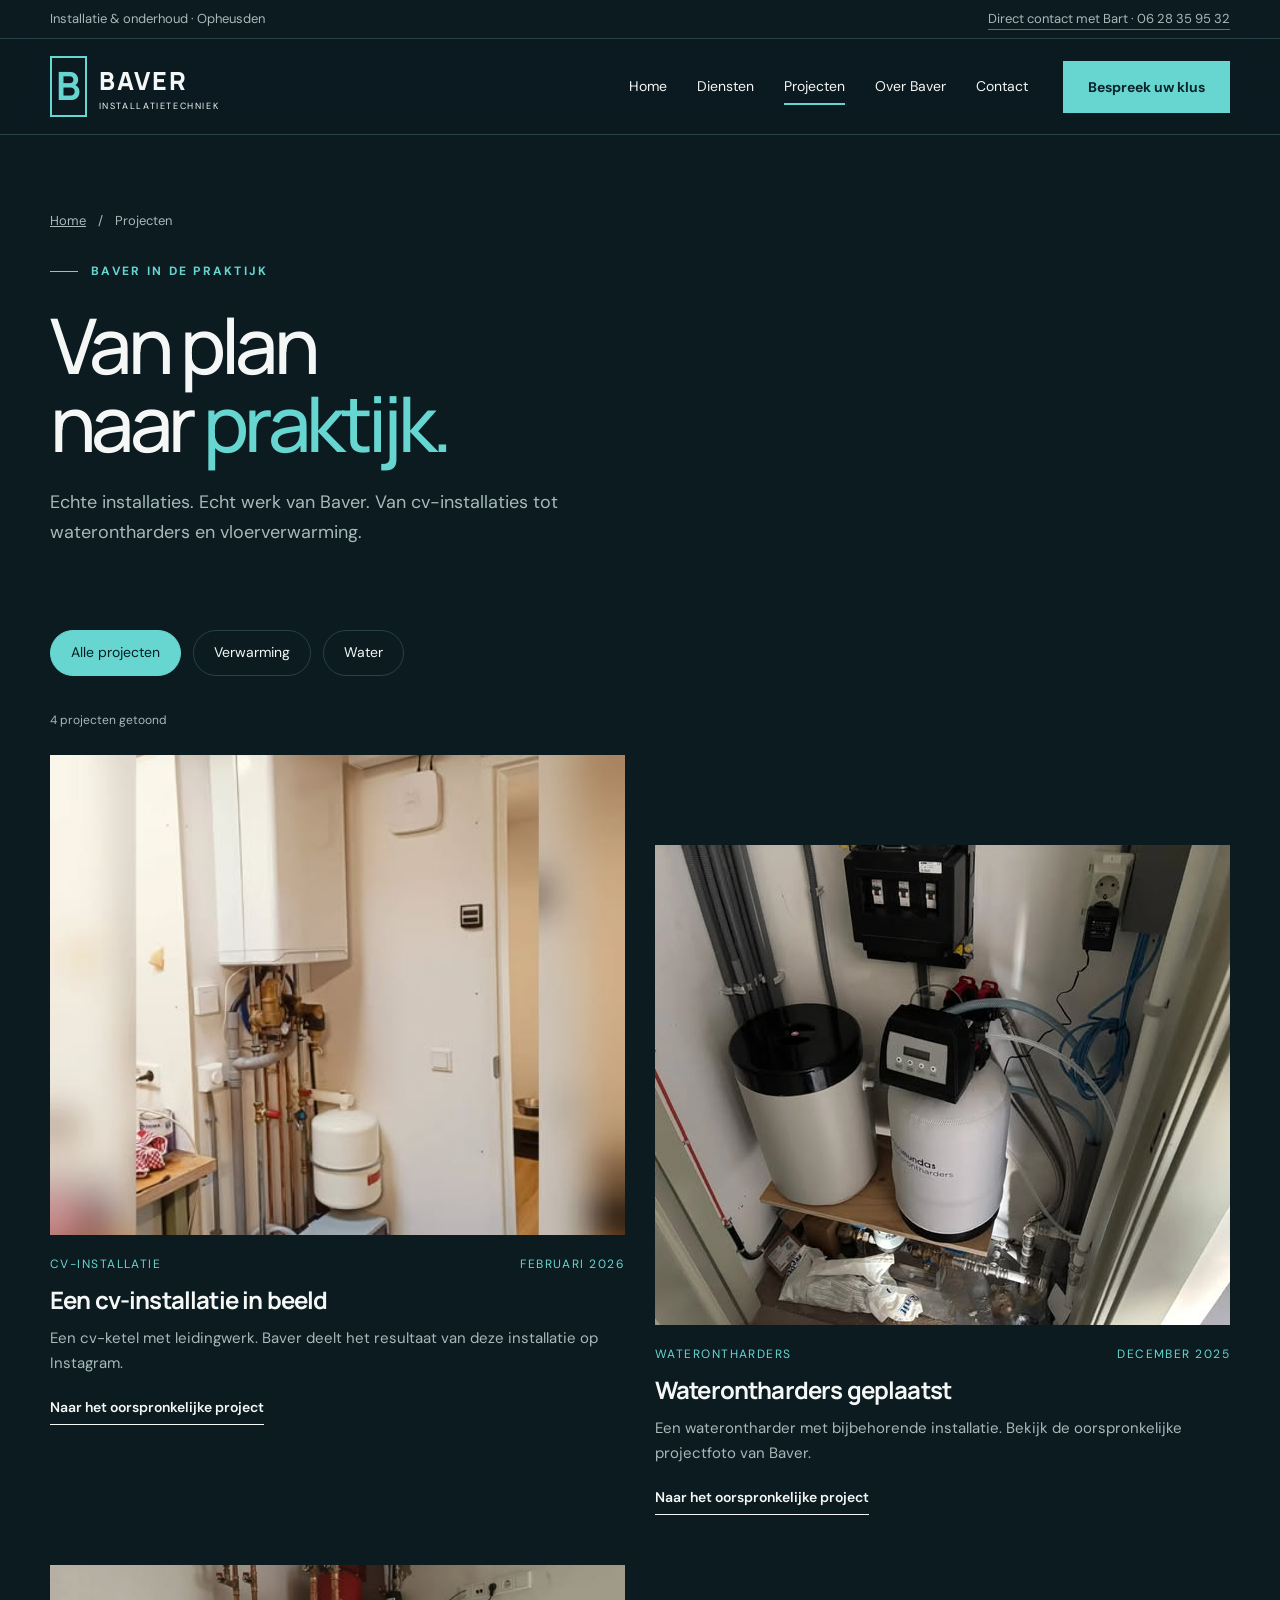
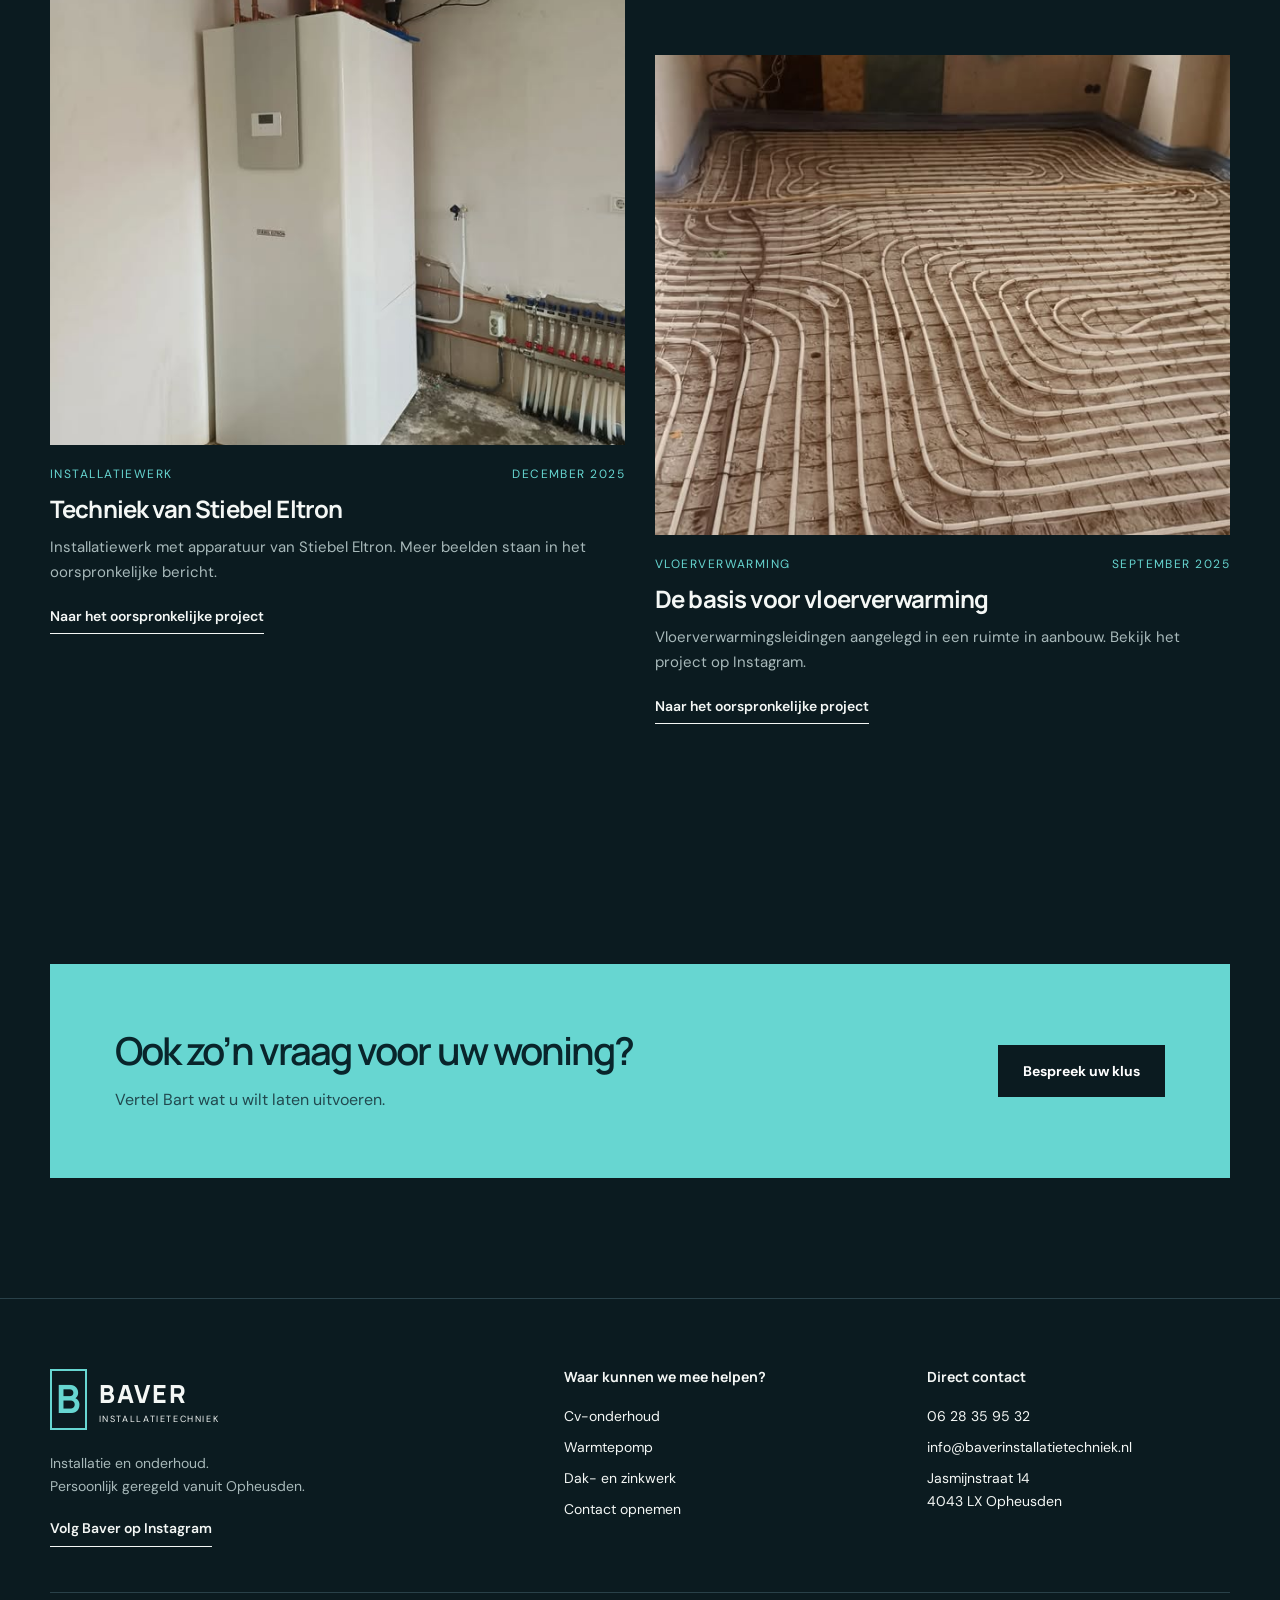
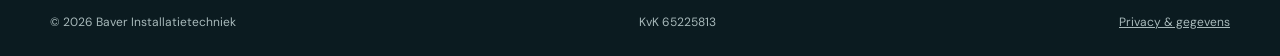
<file: signature/projecten.html>
<!doctype html><html lang="nl"><head><meta charset="utf-8"><meta name="viewport" content="width=device-width,initial-scale=1"><title>Projecten uit de praktijk | Baver Installatietechniek</title><meta name="description" content="Bekijk een selectie uit de projecten die Baver Installatietechniek op Instagram deelt: cv-installaties, waterontharders en vloerverwarming."><meta name="theme-color" content="#0b1b20"><meta name="robots" content="noindex,nofollow"><meta property="og:title" content="Projecten uit de praktijk | Baver Installatietechniek"><meta property="og:description" content="Bekijk een selectie uit de projecten die Baver Installatietechniek op Instagram deelt: cv-installaties, waterontharders en vloerverwarming."><meta property="og:type" content="website"><meta property="og:locale" content="nl_NL"><link rel="icon" type="image/svg+xml" href="assets/favicon.svg"><link rel="stylesheet" href="assets/site.css?v=no-arrows-20260924"><script type="application/ld+json">{"@context":"https://schema.org","@type":"HVACBusiness","name":"Baver Installatietechniek","telephone":"+31628359532","email":"info@baverinstallatietechniek.nl","address":{"@type":"PostalAddress","streetAddress":"Jasmijnstraat 14","postalCode":"4043 LX","addressLocality":"Opheusden","addressCountry":"NL"},"sameAs":["https://www.instagram.com/baverinstallatietechniek/"]}</script><script src="assets/app.js" defer></script></head><body class="signature"><a class="skip" href="#main">Naar de inhoud</a><div class="topline"><div class="wrap"><span>Installatie & onderhoud · Opheusden</span><a href="tel:+31628359532">Direct contact met Bart · 06 28 35 95 32</a></div></div><header class="header"><div class="wrap nav"><a class="brand" href="index.html" aria-label="Baver Installatietechniek — home"><span class="brand-icon" aria-hidden="true">B</span><span><b>BAVER</b><small>INSTALLATIETECHNIEK</small></span></a><nav class="nav-links" id="navigation" aria-label="Hoofdnavigatie"><a href="index.html">Home</a><a href="diensten.html">Diensten</a><a href="projecten.html" aria-current="page">Projecten</a><a href="over-baver.html">Over Baver</a><a href="contact.html">Contact</a></nav><a class="btn" href="contact.html">Bespreek uw klus</a><button class="menu-button" aria-expanded="false" aria-controls="navigation">Menu</button></div></header><main id="main"><div class="wrap"><div class="page-head"><div class="breadcrumb"><a href="index.html">Home</a><span>/</span><span>Projecten</span></div><div class="eyebrow">Baver in de praktijk</div><h1>Van plan<br>naar <span style="color:var(--accent)">praktijk.</span></h1><p>Echte installaties. Echt werk van Baver. Van cv-installaties tot waterontharders en vloerverwarming.</p></div></div><section class="section" style="padding-top:15px"><div class="wrap"><div class="project-filter" role="group" aria-label="Filter projecten"><button type="button" data-filter="all" aria-pressed="true">Alle projecten</button><button type="button" data-filter="verwarming" aria-pressed="false">Verwarming</button><button type="button" data-filter="water" aria-pressed="false">Water</button></div><p id="filter-status" aria-live="polite" class="photo-credit" style="margin-bottom:25px">4 projecten getoond</p><div class="project-grid"><article class="project-card" data-category="verwarming"><a href="https://www.instagram.com/baverinstallatietechniek/p/DUjVntNiOa-/" target="_blank" rel="noopener noreferrer" aria-label="Bekijk Een cv-installatie in beeld op Instagram"><figure><img src="assets/cv-installatie.jpg" alt="Cv-installatie met ketel, leidingwerk en expansievat van Baver" width="640" height="640" loading="lazy"></figure></a><div class="project-meta"><span>Cv-installatie</span><span>Februari 2026</span></div><h3>Een cv-installatie in beeld</h3><p>Een cv-ketel met leidingwerk. Baver deelt het resultaat van deze installatie op Instagram.</p><a class="text-link" href="https://www.instagram.com/baverinstallatietechniek/p/DUjVntNiOa-/" target="_blank" rel="noopener noreferrer">Naar het oorspronkelijke project </a></article><article class="project-card" data-category="water"><a href="https://www.instagram.com/baverinstallatietechniek/p/DSXHqmViOHr/" target="_blank" rel="noopener noreferrer" aria-label="Bekijk Waterontharders geplaatst op Instagram"><figure><img src="assets/waterontharders.jpg" alt="Waterontharder met bijbehorende installatie onder een meterkast" width="640" height="640" loading="lazy"></figure></a><div class="project-meta"><span>Waterontharders</span><span>December 2025</span></div><h3>Waterontharders geplaatst</h3><p>Een waterontharder met bijbehorende installatie. Bekijk de oorspronkelijke projectfoto van Baver.</p><a class="text-link" href="https://www.instagram.com/baverinstallatietechniek/p/DSXHqmViOHr/" target="_blank" rel="noopener noreferrer">Naar het oorspronkelijke project </a></article><article class="project-card" data-category="verwarming"><a href="https://www.instagram.com/baverinstallatietechniek/p/DSVqQUaiHaO/" target="_blank" rel="noopener noreferrer" aria-label="Bekijk Techniek van Stiebel Eltron op Instagram"><figure><img src="assets/stiebel-eltron.jpg" alt="Stiebel Eltron apparatuur met leidingwerk" width="640" height="640" loading="lazy"></figure></a><div class="project-meta"><span>Installatiewerk</span><span>December 2025</span></div><h3>Techniek van Stiebel Eltron</h3><p>Installatiewerk met apparatuur van Stiebel Eltron. Meer beelden staan in het oorspronkelijke bericht.</p><a class="text-link" href="https://www.instagram.com/baverinstallatietechniek/p/DSVqQUaiHaO/" target="_blank" rel="noopener noreferrer">Naar het oorspronkelijke project </a></article><article class="project-card" data-category="verwarming"><a href="https://www.instagram.com/baverinstallatietechniek/p/DOWkchQiKF3/" target="_blank" rel="noopener noreferrer" aria-label="Bekijk De basis voor vloerverwarming op Instagram"><figure><img src="assets/vloerverwarming.jpg" alt="Vloerverwarmingsleidingen aangelegd in een ruimte in aanbouw" width="640" height="640" loading="lazy"></figure></a><div class="project-meta"><span>Vloerverwarming</span><span>September 2025</span></div><h3>De basis voor vloerverwarming</h3><p>Vloerverwarmingsleidingen aangelegd in een ruimte in aanbouw. Bekijk het project op Instagram.</p><a class="text-link" href="https://www.instagram.com/baverinstallatietechniek/p/DOWkchQiKF3/" target="_blank" rel="noopener noreferrer">Naar het oorspronkelijke project </a></article></div></div></section><section class="section"><div class="wrap"><div class="cta-band"><div><h2>Ook zo’n vraag voor uw woning?</h2><p>Vertel Bart wat u wilt laten uitvoeren.</p></div><a class="btn" href="contact.html">Bespreek uw klus</a></div></div></section></main><footer class="footer"><div class="wrap"><div class="footer-grid"><div><a class="brand" href="index.html" aria-label="Baver Installatietechniek — home"><span class="brand-icon" aria-hidden="true">B</span><span><b>BAVER</b><small>INSTALLATIETECHNIEK</small></span></a><p>Installatie en onderhoud.<br>Persoonlijk geregeld vanuit Opheusden.</p><a class="text-link" href="https://www.instagram.com/baverinstallatietechniek/" target="_blank" rel="noopener noreferrer">Volg Baver op Instagram </a></div><div><h3>Waar kunnen we mee helpen?</h3><div class="footer-links"><a href="diensten.html#cv-onderhoud">Cv-onderhoud</a><a href="diensten.html#warmtepompen">Warmtepomp</a><a href="diensten.html#dak-en-zinkwerk">Dak- en zinkwerk</a><a href="contact.html">Contact opnemen</a></div></div><div><h3>Direct contact</h3><div class="footer-links"><a href="tel:+31628359532">06 28 35 95 32</a><a href="mailto:info@baverinstallatietechniek.nl">info@baverinstallatietechniek.nl</a><span style="font-size:14px">Jasmijnstraat 14<br>4043 LX Opheusden</span></div></div></div><div class="footer-bottom"><span>© 2026 Baver Installatietechniek</span><span>KvK 65225813</span><button class="privacy" type="button">Privacy & gegevens</button></div></div></footer><div class="mobile-cta"><a class="btn secondary" href="tel:+31628359532">Bel Bart</a><a class="btn" href="contact.html">Bespreek uw klus </a></div><dialog id="privacy-dialog" aria-labelledby="privacy-title"><button class="close-dialog" type="button">Sluiten ×</button><h2 id="privacy-title">Uw gegevens & contact</h2><p>Dit formulier stelt een e-mail op in uw eigen mailprogramma. Uw ingevulde gegevens worden niet opgeslagen in een website-database. U verstuurt het bericht zelf aan info@baverinstallatietechniek.nl.</p><p>De gegevens in uw aanvraag zijn bedoeld om uw vraag te beantwoorden. Vul geen gevoelige informatie in. Voor vragen over uw gegevens kunt u Baver Installatietechniek bereiken via bovenstaand e-mailadres of 06 28 35 95 32.</p><p>Deze website gebruikt geen eigen trackingcookies of advertentiepixels. De lettertypen worden geladen via Google Fonts. Als u een Instagram-link opent, gelden daar de voorwaarden en het privacybeleid van Instagram.</p><p>Baver Installatietechniek · Jasmijnstraat 14, 4043 LX Opheusden · KvK 65225813.</p></dialog></body></html>
</file>
<file: clean/assets/site.css>
@import url('https://fonts.googleapis.com/css2?family=DM+Sans:wght@400;500;600;700&family=Manrope:wght@400;500;600;700;800&display=swap');
:root{--ink:#172b30;--muted:#58686a;--paper:#fff;--surface:#f1f6f5;--line:#dbe5e3;--accent:#087f86;--bright:#72e1d5;--radius:5px;--max:1280px}*{box-sizing:border-box}html{scroll-behavior:smooth;scroll-padding-top:110px}body{margin:0;background:var(--paper);color:var(--ink);font-family:'DM Sans',sans-serif;font-size:16px;line-height:1.65}a{color:inherit;text-decoration:none}button,input,select,textarea{font:inherit}button,a,input,select,textarea,summary{-webkit-tap-highlight-color:transparent}button{cursor:pointer}a:focus-visible,button:focus-visible,input:focus-visible,select:focus-visible,textarea:focus-visible,summary:focus-visible{outline:3px solid var(--accent);outline-offset:5px}img{max-width:100%;display:block}h1,h2,h3,h4,p{margin-top:0}h1,h2,h3,h4{font-family:Manrope,sans-serif;line-height:1.12;letter-spacing:-.05em}h1{font-size:clamp(3rem,5.3vw,5.3rem);font-weight:600;margin-bottom:25px}h2{font-size:clamp(2rem,3.5vw,3.6rem);font-weight:600;margin-bottom:24px}h3{font-size:1.5rem;letter-spacing:-.035em}p{color:var(--muted)}.wrap{width:min(var(--max),calc(100% - 100px));margin:auto}.skip{position:fixed;top:-70px;left:20px;background:var(--accent);color:white;z-index:99;padding:10px}.skip:focus{top:8px}.topline{font-size:13px;background:var(--ink);color:#e2f2ef;padding:8px 0}.topline .wrap{display:flex;justify-content:space-between}.topline a{border-bottom:1px solid #557579}.header{position:sticky;top:0;background:rgba(255,255,255,.96);backdrop-filter:blur(14px);z-index:30;border-bottom:1px solid var(--line)}.nav{height:95px;display:flex;align-items:center;gap:35px}.brand{display:flex;align-items:center;gap:12px;margin-right:auto;line-height:1}.brand-icon{font:bold 39px Manrope;color:var(--accent);letter-spacing:-.14em;border:2px solid var(--accent);padding:0 9px 3px 4px}.brand b{font:800 25px Manrope;letter-spacing:.08em;display:block}.brand small{font-size:9px;letter-spacing:.18em;display:block;margin-top:4px}.nav-links{display:flex;align-items:center;gap:30px}.nav-links>a{font-size:14px;position:relative;padding:10px 0}.nav-links>a[aria-current=page]:after{content:'';position:absolute;height:2px;background:var(--accent);left:0;right:0;bottom:3px}.btn{display:inline-flex;align-items:center;justify-content:space-between;gap:24px;padding:16px 24px;border:1px solid var(--accent);border-radius:var(--radius);background:var(--accent);color:#fff;font-size:14px;font-weight:700;line-height:1.3;transition:background .2s,transform .2s;min-height:52px}.btn:hover{background:#09696f;transform:translateY(-2px)}.btn.secondary{background:transparent;color:var(--ink);border-color:var(--line)}.btn.secondary:hover{background:var(--surface)}.arrow{font-size:21px;font-weight:400;line-height:1}.menu-button{display:none;border:1px solid var(--line);background:transparent;color:var(--ink);padding:9px 14px}.eyebrow{text-transform:uppercase;letter-spacing:.19em;font-size:12px;font-weight:700;color:var(--accent);display:flex;gap:13px;align-items:center;margin-bottom:24px}.eyebrow:before{content:'';width:28px;height:1px;background:currentColor}.hero{padding:64px 0 68px}.hero-grid{display:grid;grid-template-columns:1fr 1fr;gap:70px;align-items:center}.hero-copy{padding:20px 0}.hero-copy>p{max-width:445px;font-size:18px}.hero h1 em{font-style:normal;color:var(--accent)}.actions{display:flex;flex-wrap:wrap;gap:14px;align-items:center;margin-top:30px}.text-link{display:inline-flex;align-items:center;gap:12px;border-bottom:1px solid currentColor;padding:5px 0;font-size:14px;font-weight:600}.hero-media{position:relative;height:570px;overflow:hidden;border-radius:var(--radius);background:#163b40}.hero-media>img{width:100%;height:100%;object-fit:cover}.image-note{position:absolute;bottom:20px;left:20px;right:20px;background:rgba(255,255,255,.96);padding:20px 24px;display:flex;justify-content:space-between;align-items:center;color:#172b30}.image-note span{font-size:12px;display:block;color:#58686a}.image-note b{font:600 18px Manrope}.hero-facts{display:flex;gap:22px;margin-top:38px;font-size:13px;color:var(--muted)}.hero-facts span:before{content:'✓';color:var(--accent);margin-right:7px}.trust-strip{border-top:1px solid var(--line);border-bottom:1px solid var(--line)}.trust-grid{display:grid;grid-template-columns:repeat(3,1fr);padding:25px 0}.trust-grid div{display:flex;align-items:center;justify-content:center;gap:16px;border-right:1px solid var(--line)}.trust-grid div:first-child{justify-content:flex-start}.trust-grid div:last-child{border:0}.trust-grid strong{font:600 25px Manrope;letter-spacing:-.04em}.trust-grid span{font-size:13px;color:var(--muted);line-height:1.4;max-width:125px}.section{padding:100px 0}.section-head{display:flex;align-items:end;justify-content:space-between;gap:50px;margin-bottom:40px}.section-head h2{margin-bottom:0;max-width:660px}.section-head>p{max-width:360px;margin:0}.tinted{background:var(--surface)}.service-grid{display:grid;grid-template-columns:repeat(3,1fr);gap:18px}.service-card{border:1px solid var(--line);border-radius:var(--radius);padding:32px;display:flex;flex-direction:column;transition:border-color .2s,transform .2s;background:var(--paper)}.service-card:hover{border-color:var(--accent);transform:translateY(-4px)}.service-card .num{font:500 13px Manrope;color:var(--accent);margin-bottom:55px;display:flex;justify-content:space-between}.service-card h3{margin-bottom:16px}.service-card p{font-size:15px;flex:1}.service-card .text-link{align-self:start}.split{display:grid;grid-template-columns:1fr 1fr;gap:90px;align-items:center}.split-media{height:560px;position:relative;background:var(--surface);overflow:hidden}.split-media img{width:100%;height:100%;object-fit:cover}.split-copy>p{max-width:500px}.small-facts{border-top:1px solid var(--line);margin:30px 0;display:grid;grid-template-columns:1fr 1fr;padding-top:20px;gap:20px}.small-facts strong{display:block;font:600 23px Manrope}.small-facts span{font-size:13px;color:var(--muted)}.cta-band{background:#153c41;color:white;padding:55px;display:flex;align-items:center;justify-content:space-between;gap:35px;border-radius:var(--radius)}.cta-band h2{font-size:clamp(2rem,3vw,3.1rem);margin:0 0 15px}.cta-band p{margin:0;color:#c7d8d7}.cta-band .btn{background:var(--bright);color:#10393a;border-color:var(--bright);white-space:nowrap}.footer{padding:70px 0 24px;border-top:1px solid var(--line)}.footer-grid{display:grid;grid-template-columns:1.5fr 1fr 1fr;gap:60px}.footer .brand{margin-bottom:22px}.footer h3{font-size:14px;letter-spacing:0;margin-bottom:20px}.footer p,.footer a:not(.brand){font-size:14px}.footer-links{display:flex;flex-direction:column;gap:8px}.footer-bottom{border-top:1px solid var(--line);margin-top:45px;padding-top:20px;display:flex;justify-content:space-between;gap:20px;font-size:12px;color:var(--muted)}.privacy{border:0;padding:0;background:transparent;color:var(--muted);text-decoration:underline;font-size:12px}.mobile-cta{display:none}.page-head{padding:75px 0 50px;max-width:980px}.page-head p{max-width:620px;font-size:18px}.breadcrumb{font-size:13px;color:var(--muted);margin-bottom:30px;display:flex;gap:12px}.breadcrumb a{text-decoration:underline}.service-detail{display:grid;grid-template-columns:.6fr 1.1fr 1fr;gap:45px;padding:45px 0;border-top:1px solid var(--line);align-items:start;scroll-margin-top:130px}.service-detail h2{font-size:2rem}.service-detail>span{font:500 13px Manrope;color:var(--accent)}.checklist{padding:0;list-style:none}.checklist li{padding:13px 0;border-bottom:1px solid var(--line);font-size:15px;display:flex;gap:14px}.checklist li:before{content:none;color:var(--accent)}.faq{max-width:850px;margin:auto}.faq h2{margin-bottom:35px}.faq details{border-top:1px solid var(--line);padding:22px 0}.faq details:last-child{border-bottom:1px solid var(--line)}.faq summary{cursor:pointer;list-style:none;font-weight:600;display:flex;justify-content:space-between;gap:20px}.faq summary:after{content:'+';font-weight:400;font-size:23px;color:var(--accent)}.faq details[open] summary:after{content:'−'}.faq details p{padding-top:18px;margin-bottom:0;max-width:740px;font-size:15px}.steps{display:grid;grid-template-columns:repeat(3,1fr);gap:50px}.step{border-top:1px solid var(--line);padding-top:25px}.step span{color:var(--accent);font-size:13px}.step h3{margin:28px 0 16px}.step p{font-size:15px}.contact-layout{display:grid;grid-template-columns:.8fr 1.2fr;gap:100px;align-items:start}.contact-cards{margin-top:35px}.contact-cards a,.contact-cards>div{display:block;border-top:1px solid var(--line);padding:24px 0}.contact-cards small{display:block;font-size:12px;color:var(--muted);margin-bottom:6px}.contact-cards strong{font:600 21px Manrope;letter-spacing:-.035em;overflow-wrap:anywhere}.form-panel{background:var(--surface);padding:40px;border:1px solid var(--line)}.form-panel h2{font-size:1.8rem}.form-panel p{font-size:14px}.form-grid{display:grid;grid-template-columns:1fr 1fr;gap:22px}.field{display:flex;flex-direction:column;gap:8px;font-size:14px;font-weight:500}.field.full{grid-column:1/-1}.field input,.field select,.field textarea{background:var(--paper);color:var(--ink);border:1px solid var(--line);border-radius:2px;padding:13px;width:100%;min-height:48px;font-size:16px}.field textarea{resize:vertical;min-height:120px}.form-bottom{margin-top:24px}.form-bottom>small{display:block;font-size:12px;color:var(--muted);margin:15px 0}.form-bottom .btn{width:100%}.form-success{padding:22px;border:1px solid var(--accent);margin-top:20px}.form-success h3{font-size:18px}.form-success p{margin-bottom:10px}.form-success textarea{width:100%;min-height:180px;background:var(--paper);color:var(--ink);border:1px solid var(--line);padding:12px;font:14px 'DM Sans',sans-serif}.form-success .text-link{border:0;background:transparent;color:var(--accent);text-decoration:underline;cursor:pointer;padding:6px 0}.form-progress{display:flex;gap:8px;margin-bottom:28px}.form-progress span{height:3px;background:var(--line);flex:1}.form-progress span.active{background:var(--accent)}.service-choices{display:grid;grid-template-columns:1fr 1fr;gap:12px;margin:25px 0}.choice{border:1px solid var(--line);padding:18px;font-size:14px;display:flex;gap:12px;align-items:center;cursor:pointer;background:var(--paper)}.choice:has(input:checked){border-color:var(--accent);box-shadow:inset 0 0 0 1px var(--accent)}.choice input{accent-color:var(--accent)}.form-nav{display:flex;gap:10px;justify-content:space-between;margin-top:25px}.form-nav .btn{flex:1}.project-grid{display:grid;grid-template-columns:1fr 1fr;gap:50px 30px}.project-card figure{margin:0;overflow:hidden;background:var(--surface);height:480px}.project-card img{width:100%;height:100%;object-fit:cover;transition:transform .6s}.project-card:hover img{transform:scale(1.035)}.project-meta{display:flex;justify-content:space-between;gap:20px;margin:20px 0 12px;font-size:12px;text-transform:uppercase;letter-spacing:.12em;color:var(--accent)}.project-card h3{margin-bottom:12px}.project-card p{font-size:15px}.project-filter{display:flex;gap:12px;flex-wrap:wrap;margin-bottom:35px}.project-filter button{background:transparent;border:1px solid var(--line);padding:10px 20px;color:var(--ink);border-radius:30px;font-size:14px}.project-filter button[aria-pressed=true]{background:var(--accent);color:#061e22;border-color:var(--accent)}.photo-credit{font-size:12px;color:var(--muted);margin:10px 0 0}.photo-credit a{text-decoration:underline}.large-quote{font:500 clamp(1.8rem,3.8vw,3.8rem)/1.3 Manrope;letter-spacing:-.04em;max-width:950px;margin:0 0 28px}.about-author{font-size:14px;color:var(--muted)}dialog{max-width:650px;width:calc(100% - 40px);max-height:85vh;border:1px solid var(--line);padding:35px;background:var(--paper);color:var(--ink)}dialog::backdrop{background:#07171bc2;backdrop-filter:blur(4px)}dialog h2{font-size:1.8rem;margin-top:25px}dialog p{font-size:14px}dialog .close-dialog{float:right;border:1px solid var(--line);color:var(--ink);background:transparent;padding:8px 14px}[hidden]{display:none!important}.signature{--paper:#0b1b20;--surface:#11272d;--ink:#f4f7f5;--muted:#a8b9ba;--line:#294149;--accent:#67d6d1;--bright:#67d6d1;--radius:0}.signature .topline{background:#0b1b20;border-bottom:1px solid var(--line);color:var(--muted)}.signature .header{background:rgba(11,27,32,.94)}.signature .brand-icon{color:var(--accent)}.signature .btn{color:#09252b;background:var(--accent)}.signature .btn:hover{background:#a3efea}.signature .btn.secondary{background:transparent;color:var(--ink)}.signature .btn.secondary:hover{background:var(--surface)}.signature .hero{padding:0;position:relative;overflow:hidden}.signature .hero-grid{min-height:735px;display:block;position:relative;padding:90px 0 125px}.signature .hero-copy{position:relative;z-index:2;max-width:750px}.signature h1{font-size:clamp(3.7rem,6.8vw,7rem);line-height:1.025;font-weight:500;letter-spacing:-.06em}.signature .hero h1 em{display:block}.signature .hero-copy>p{max-width:480px;font-size:18px;color:#ccdad9}.signature .hero-media{position:absolute;inset:0 0 0 42%;height:auto;opacity:.7;border:0;z-index:0}.signature .hero-media:after{content:'';position:absolute;inset:0;background:linear-gradient(90deg,#0b1b20 0%,transparent 55%),linear-gradient(0deg,#0b1b20 0%,transparent 38%)}.signature .hero-media>img{object-position:55% center}.signature .image-note{display:none}.signature .hero-facts{color:#c2d1d1;margin-top:35px}.signature .hero-foot{position:absolute;bottom:32px;left:0;right:0;border-top:1px solid #436065;padding-top:20px;display:flex;justify-content:space-between;z-index:3;font-size:12px;letter-spacing:.12em;text-transform:uppercase}.signature .hero-foot span:last-child{color:var(--accent)}.signature .trust-strip{background:var(--surface)}.signature .trust-grid{padding:32px 0}.signature .trust-grid strong{font-size:35px;color:var(--accent)}.signature .section{padding:120px 0}.signature .service-grid{gap:0}.signature .service-card{background:transparent;padding:35px}.signature .service-card+.service-card{border-left:0}.signature .service-card:hover{transform:none;background:var(--surface)}.signature .service-card .num{margin-bottom:65px}.signature .service-card h3{font-size:1.9rem}.signature .section-head h2{font-size:clamp(2.3rem,4vw,4.2rem)}.signature .split-media{height:630px}.signature .cta-band{background:var(--accent);color:#09252b;padding:65px}.signature .cta-band p{color:#21494f}.signature .cta-band .btn{background:#0b1b20;color:white;border-color:#0b1b20}.signature .footer .brand b{color:var(--ink)}.signature .page-head h1{font-size:clamp(3.5rem,6vw,6rem)}.signature .form-panel{padding:45px}.signature .contact-layout{gap:80px}.signature .service-detail h2{font-size:2.4rem}.signature .project-card:nth-child(2n){padding-top:90px}.signature .feature-number{position:absolute;right:20px;bottom:8px;font:400 150px Manrope;letter-spacing:-.08em;color:#ffffff30}.signature .photo-credit{margin-top:16px}
@media(min-width:1500px){.hero-media{height:610px}.signature .hero-grid{min-height:810px}}
@media(max-width:1100px){.wrap{width:calc(100% - 56px)}.nav{gap:20px}.nav-links{gap:20px}.nav>.btn{padding:14px 18px}.hero-grid{gap:35px}.hero-media{height:510px}.split{gap:45px}.service-card{padding:24px}.contact-layout,.signature .contact-layout{gap:40px}.signature .hero-grid{min-height:680px}.signature .hero-copy{max-width:650px}.signature .nav-links{gap:18px}.signature .nav-links>a{font-size:13px}}
@media(max-width:850px){.topline{display:none}.nav{height:80px}.brand b{font-size:22px}.brand-icon{font-size:33px}.nav>.btn{margin-left:auto}.menu-button{display:block}.nav-links{display:none;position:absolute;left:0;right:0;top:80px;background:var(--paper);border-bottom:1px solid var(--line);padding:25px 28px;align-items:stretch;gap:8px}.nav-links.open{display:flex;flex-direction:column}.nav-links>a{font-size:17px}.hero-grid{gap:35px}.hero h1{font-size:3.3rem}.hero-copy>p{font-size:16px}.hero-facts{flex-direction:column;gap:5px}.hero-media{height:480px}.image-note{padding:17px;left:12px;right:12px;bottom:12px}.image-note b{font-size:16px}.image-note .arrow{display:none}.section{padding:75px 0}.section-head{align-items:start;gap:25px}.service-grid{grid-template-columns:1fr}.service-card .num{margin-bottom:25px}.service-card p{max-width:600px}.split{gap:35px}.split-media{height:480px}.contact-layout{grid-template-columns:1fr}.contact-cards{display:grid;grid-template-columns:1fr 1fr;gap:0 30px}.service-detail{grid-template-columns:60px 1fr;gap:20px}.service-detail>div:last-child{grid-column:2}.footer-grid{gap:35px;grid-template-columns:1.2fr 1fr 1fr}.signature .hero h1{font-size:5rem}.signature .hero-copy{max-width:600px}.signature .hero-media{left:28%}.signature .service-card+.service-card{border-left:1px solid var(--line);border-top:0}.signature .service-card .num{margin-bottom:30px}.signature .section{padding:85px 0}.signature .split-media{height:540px}.signature .project-card:nth-child(2n){padding-top:50px}.project-card figure{height:400px}.steps{gap:28px}.form-panel,.signature .form-panel{padding:32px}}
@media(max-width:600px){.wrap{width:calc(100% - 36px)}.nav{gap:12px;height:74px}.nav>.btn{display:none}.brand b{font-size:21px}.menu-button{margin-left:auto;font-size:14px}.nav-links{top:74px}.hero{padding:37px 0}.hero-grid{grid-template-columns:1fr;gap:30px}.hero-copy{padding:0}.hero h1{font-size:clamp(2.6rem,10.8vw,3.5rem);line-height:1.1}.hero-copy>p{font-size:16px;max-width:95%}.eyebrow{font-size:11px;margin-bottom:21px}.hero-facts{flex-direction:row;gap:15px;flex-wrap:wrap;font-size:12px;margin-top:25px}.hero-media{height:410px}.actions{gap:17px;margin-top:25px}.btn{padding:15px 21px}.trust-grid{gap:16px;padding:22px 0}.trust-grid div{flex-direction:column;align-items:start;gap:7px}.trust-grid strong{font-size:21px}.trust-grid span{font-size:11px;max-width:85px}.section{padding:65px 0}.section-head{display:block;margin-bottom:30px}.section-head>p,.section-head>.text-link{margin-top:20px}.section-head h2,h2{font-size:2.2rem}.service-card{padding:27px}.service-card .num{margin-bottom:30px}.split{grid-template-columns:1fr;gap:35px}.split-media{height:440px}.split-copy{padding:0}.cta-band{padding:32px 25px;display:block}.cta-band h2{font-size:2rem}.cta-band .btn{margin-top:25px}.footer{padding:50px 0 105px}.footer-grid{grid-template-columns:1fr 1fr;gap:35px 24px}.footer-grid>div:first-child{grid-column:1/-1}.footer-bottom{font-size:11px;flex-wrap:wrap;gap:12px;margin-top:35px}.mobile-cta{display:grid;grid-template-columns:1fr 1.5fr;position:fixed;bottom:0;left:0;right:0;z-index:35;background:var(--paper);border-top:1px solid var(--line);padding:10px 14px calc(10px + env(safe-area-inset-bottom));gap:10px}.mobile-cta .btn{min-height:46px;padding:12px;font-size:13px;justify-content:center}.page-head{padding:42px 0 30px}.page-head h1{font-size:2.9rem}.page-head p{font-size:16px}.breadcrumb{font-size:12px;margin-bottom:26px}.service-detail{grid-template-columns:30px 1fr;padding:32px 0;gap:15px}.service-detail h2{font-size:1.8rem}.service-detail>div:last-child{grid-column:2}.steps{grid-template-columns:1fr;gap:25px}.step h3{margin:14px 0}.contact-layout{gap:35px}.contact-cards{grid-template-columns:1fr}.contact-cards strong{font-size:20px}.contact-cards a,.contact-cards>div{padding:19px 0}.form-panel,.signature .form-panel{padding:25px 19px}.form-grid{grid-template-columns:1fr;gap:18px}.service-choices{grid-template-columns:1fr}.project-grid{grid-template-columns:1fr;gap:40px}.project-card figure{height:430px}.project-filter{gap:8px}.project-filter button{padding:9px 16px;font-size:13px}.signature .hero-grid{min-height:790px;padding:47px 0 230px}.signature .hero h1{font-size:clamp(3.3rem,13.2vw,4.4rem);line-height:1.04}.signature .hero-copy>p{font-size:16px;max-width:320px}.signature .hero-media{left:10%;top:260px;opacity:.75}.signature .hero-media:after{background:linear-gradient(180deg,#0b1b20 0%,transparent 50%,#0b1b20 100%),linear-gradient(90deg,#0b1b20 0%,transparent 65%)}.signature .hero-foot{font-size:10px;bottom:23px;gap:15px}.signature .hero-facts{font-size:11px}.signature .trust-grid{padding:23px 0}.signature .trust-grid strong{font-size:26px}.signature .section{padding:70px 0}.signature .section-head h2{font-size:2.5rem}.signature .split-media{height:470px}.signature .cta-band{padding:36px 25px}.signature .project-card:nth-child(2n){padding-top:0}.signature .page-head h1{font-size:3.2rem}.signature .service-detail h2{font-size:1.9rem}.signature .feature-number{font-size:110px}.faq summary{font-size:15px}}
@media(prefers-reduced-motion:reduce){html{scroll-behavior:auto}*,*:before,*:after{transition:none!important;animation:none!important}}
.project-preview{min-height:300px;padding:32px;display:flex;flex-direction:column;align-items:flex-start;border:1px solid var(--line);background:var(--surface)}.project-index{font:400 72px Manrope;letter-spacing:-.06em;color:var(--accent);line-height:1}.project-type{font:500 26px Manrope;letter-spacing:-.035em;margin:auto 0 22px;padding-top:45px}.project-open{display:flex;gap:18px;align-items:center;font-size:13px;border-top:1px solid var(--line);padding-top:18px;width:100%;justify-content:space-between}.project-preview:hover{border-color:var(--accent)}@media(max-width:600px){.project-preview{min-height:260px;padding:25px}.project-index{font-size:60px}}

.signature .project-grid.is-filtered .project-card{padding-top:0}
</file>
<file: signature/assets/site.css>
@import url('https://fonts.googleapis.com/css2?family=DM+Sans:wght@400;500;600;700&family=Manrope:wght@400;500;600;700;800&display=swap');
:root{--ink:#172b30;--muted:#58686a;--paper:#fff;--surface:#f1f6f5;--line:#dbe5e3;--accent:#087f86;--bright:#72e1d5;--radius:5px;--max:1280px}*{box-sizing:border-box}html{scroll-behavior:smooth;scroll-padding-top:110px}body{margin:0;background:var(--paper);color:var(--ink);font-family:'DM Sans',sans-serif;font-size:16px;line-height:1.65}a{color:inherit;text-decoration:none}button,input,select,textarea{font:inherit}button,a,input,select,textarea,summary{-webkit-tap-highlight-color:transparent}button{cursor:pointer}a:focus-visible,button:focus-visible,input:focus-visible,select:focus-visible,textarea:focus-visible,summary:focus-visible{outline:3px solid var(--accent);outline-offset:5px}img{max-width:100%;display:block}h1,h2,h3,h4,p{margin-top:0}h1,h2,h3,h4{font-family:Manrope,sans-serif;line-height:1.12;letter-spacing:-.05em}h1{font-size:clamp(3rem,5.3vw,5.3rem);font-weight:600;margin-bottom:25px}h2{font-size:clamp(2rem,3.5vw,3.6rem);font-weight:600;margin-bottom:24px}h3{font-size:1.5rem;letter-spacing:-.035em}p{color:var(--muted)}.wrap{width:min(var(--max),calc(100% - 100px));margin:auto}.skip{position:fixed;top:-70px;left:20px;background:var(--accent);color:white;z-index:99;padding:10px}.skip:focus{top:8px}.topline{font-size:13px;background:var(--ink);color:#e2f2ef;padding:8px 0}.topline .wrap{display:flex;justify-content:space-between}.topline a{border-bottom:1px solid #557579}.header{position:sticky;top:0;background:rgba(255,255,255,.96);backdrop-filter:blur(14px);z-index:30;border-bottom:1px solid var(--line)}.nav{height:95px;display:flex;align-items:center;gap:35px}.brand{display:flex;align-items:center;gap:12px;margin-right:auto;line-height:1}.brand-icon{font:bold 39px Manrope;color:var(--accent);letter-spacing:-.14em;border:2px solid var(--accent);padding:0 9px 3px 4px}.brand b{font:800 25px Manrope;letter-spacing:.08em;display:block}.brand small{font-size:9px;letter-spacing:.18em;display:block;margin-top:4px}.nav-links{display:flex;align-items:center;gap:30px}.nav-links>a{font-size:14px;position:relative;padding:10px 0}.nav-links>a[aria-current=page]:after{content:'';position:absolute;height:2px;background:var(--accent);left:0;right:0;bottom:3px}.btn{display:inline-flex;align-items:center;justify-content:space-between;gap:24px;padding:16px 24px;border:1px solid var(--accent);border-radius:var(--radius);background:var(--accent);color:#fff;font-size:14px;font-weight:700;line-height:1.3;transition:background .2s,transform .2s;min-height:52px}.btn:hover{background:#09696f;transform:translateY(-2px)}.btn.secondary{background:transparent;color:var(--ink);border-color:var(--line)}.btn.secondary:hover{background:var(--surface)}.arrow{font-size:21px;font-weight:400;line-height:1}.menu-button{display:none;border:1px solid var(--line);background:transparent;color:var(--ink);padding:9px 14px}.eyebrow{text-transform:uppercase;letter-spacing:.19em;font-size:12px;font-weight:700;color:var(--accent);display:flex;gap:13px;align-items:center;margin-bottom:24px}.eyebrow:before{content:'';width:28px;height:1px;background:currentColor}.hero{padding:64px 0 68px}.hero-grid{display:grid;grid-template-columns:1fr 1fr;gap:70px;align-items:center}.hero-copy{padding:20px 0}.hero-copy>p{max-width:445px;font-size:18px}.hero h1 em{font-style:normal;color:var(--accent)}.actions{display:flex;flex-wrap:wrap;gap:14px;align-items:center;margin-top:30px}.text-link{display:inline-flex;align-items:center;gap:12px;border-bottom:1px solid currentColor;padding:5px 0;font-size:14px;font-weight:600}.hero-media{position:relative;height:570px;overflow:hidden;border-radius:var(--radius);background:#163b40}.hero-media>img{width:100%;height:100%;object-fit:cover}.image-note{position:absolute;bottom:20px;left:20px;right:20px;background:rgba(255,255,255,.96);padding:20px 24px;display:flex;justify-content:space-between;align-items:center;color:#172b30}.image-note span{font-size:12px;display:block;color:#58686a}.image-note b{font:600 18px Manrope}.hero-facts{display:flex;gap:22px;margin-top:38px;font-size:13px;color:var(--muted)}.hero-facts span:before{content:'✓';color:var(--accent);margin-right:7px}.trust-strip{border-top:1px solid var(--line);border-bottom:1px solid var(--line)}.trust-grid{display:grid;grid-template-columns:repeat(3,1fr);padding:25px 0}.trust-grid div{display:flex;align-items:center;justify-content:center;gap:16px;border-right:1px solid var(--line)}.trust-grid div:first-child{justify-content:flex-start}.trust-grid div:last-child{border:0}.trust-grid strong{font:600 25px Manrope;letter-spacing:-.04em}.trust-grid span{font-size:13px;color:var(--muted);line-height:1.4;max-width:125px}.section{padding:100px 0}.section-head{display:flex;align-items:end;justify-content:space-between;gap:50px;margin-bottom:40px}.section-head h2{margin-bottom:0;max-width:660px}.section-head>p{max-width:360px;margin:0}.tinted{background:var(--surface)}.service-grid{display:grid;grid-template-columns:repeat(3,1fr);gap:18px}.service-card{border:1px solid var(--line);border-radius:var(--radius);padding:32px;display:flex;flex-direction:column;transition:border-color .2s,transform .2s;background:var(--paper)}.service-card:hover{border-color:var(--accent);transform:translateY(-4px)}.service-card .num{font:500 13px Manrope;color:var(--accent);margin-bottom:55px;display:flex;justify-content:space-between}.service-card h3{margin-bottom:16px}.service-card p{font-size:15px;flex:1}.service-card .text-link{align-self:start}.split{display:grid;grid-template-columns:1fr 1fr;gap:90px;align-items:center}.split-media{height:560px;position:relative;background:var(--surface);overflow:hidden}.split-media img{width:100%;height:100%;object-fit:cover}.split-copy>p{max-width:500px}.small-facts{border-top:1px solid var(--line);margin:30px 0;display:grid;grid-template-columns:1fr 1fr;padding-top:20px;gap:20px}.small-facts strong{display:block;font:600 23px Manrope}.small-facts span{font-size:13px;color:var(--muted)}.cta-band{background:#153c41;color:white;padding:55px;display:flex;align-items:center;justify-content:space-between;gap:35px;border-radius:var(--radius)}.cta-band h2{font-size:clamp(2rem,3vw,3.1rem);margin:0 0 15px}.cta-band p{margin:0;color:#c7d8d7}.cta-band .btn{background:var(--bright);color:#10393a;border-color:var(--bright);white-space:nowrap}.footer{padding:70px 0 24px;border-top:1px solid var(--line)}.footer-grid{display:grid;grid-template-columns:1.5fr 1fr 1fr;gap:60px}.footer .brand{margin-bottom:22px}.footer h3{font-size:14px;letter-spacing:0;margin-bottom:20px}.footer p,.footer a:not(.brand){font-size:14px}.footer-links{display:flex;flex-direction:column;gap:8px}.footer-bottom{border-top:1px solid var(--line);margin-top:45px;padding-top:20px;display:flex;justify-content:space-between;gap:20px;font-size:12px;color:var(--muted)}.privacy{border:0;padding:0;background:transparent;color:var(--muted);text-decoration:underline;font-size:12px}.mobile-cta{display:none}.page-head{padding:75px 0 50px;max-width:980px}.page-head p{max-width:620px;font-size:18px}.breadcrumb{font-size:13px;color:var(--muted);margin-bottom:30px;display:flex;gap:12px}.breadcrumb a{text-decoration:underline}.service-detail{display:grid;grid-template-columns:.6fr 1.1fr 1fr;gap:45px;padding:45px 0;border-top:1px solid var(--line);align-items:start;scroll-margin-top:130px}.service-detail h2{font-size:2rem}.service-detail>span{font:500 13px Manrope;color:var(--accent)}.checklist{padding:0;list-style:none}.checklist li{padding:13px 0;border-bottom:1px solid var(--line);font-size:15px;display:flex;gap:14px}.checklist li:before{content:none;color:var(--accent)}.faq{max-width:850px;margin:auto}.faq h2{margin-bottom:35px}.faq details{border-top:1px solid var(--line);padding:22px 0}.faq details:last-child{border-bottom:1px solid var(--line)}.faq summary{cursor:pointer;list-style:none;font-weight:600;display:flex;justify-content:space-between;gap:20px}.faq summary:after{content:'+';font-weight:400;font-size:23px;color:var(--accent)}.faq details[open] summary:after{content:'−'}.faq details p{padding-top:18px;margin-bottom:0;max-width:740px;font-size:15px}.steps{display:grid;grid-template-columns:repeat(3,1fr);gap:50px}.step{border-top:1px solid var(--line);padding-top:25px}.step span{color:var(--accent);font-size:13px}.step h3{margin:28px 0 16px}.step p{font-size:15px}.contact-layout{display:grid;grid-template-columns:.8fr 1.2fr;gap:100px;align-items:start}.contact-cards{margin-top:35px}.contact-cards a,.contact-cards>div{display:block;border-top:1px solid var(--line);padding:24px 0}.contact-cards small{display:block;font-size:12px;color:var(--muted);margin-bottom:6px}.contact-cards strong{font:600 21px Manrope;letter-spacing:-.035em;overflow-wrap:anywhere}.form-panel{background:var(--surface);padding:40px;border:1px solid var(--line)}.form-panel h2{font-size:1.8rem}.form-panel p{font-size:14px}.form-grid{display:grid;grid-template-columns:1fr 1fr;gap:22px}.field{display:flex;flex-direction:column;gap:8px;font-size:14px;font-weight:500}.field.full{grid-column:1/-1}.field input,.field select,.field textarea{background:var(--paper);color:var(--ink);border:1px solid var(--line);border-radius:2px;padding:13px;width:100%;min-height:48px;font-size:16px}.field textarea{resize:vertical;min-height:120px}.form-bottom{margin-top:24px}.form-bottom>small{display:block;font-size:12px;color:var(--muted);margin:15px 0}.form-bottom .btn{width:100%}.form-success{padding:22px;border:1px solid var(--accent);margin-top:20px}.form-success h3{font-size:18px}.form-success p{margin-bottom:10px}.form-success textarea{width:100%;min-height:180px;background:var(--paper);color:var(--ink);border:1px solid var(--line);padding:12px;font:14px 'DM Sans',sans-serif}.form-success .text-link{border:0;background:transparent;color:var(--accent);text-decoration:underline;cursor:pointer;padding:6px 0}.form-progress{display:flex;gap:8px;margin-bottom:28px}.form-progress span{height:3px;background:var(--line);flex:1}.form-progress span.active{background:var(--accent)}.service-choices{display:grid;grid-template-columns:1fr 1fr;gap:12px;margin:25px 0}.choice{border:1px solid var(--line);padding:18px;font-size:14px;display:flex;gap:12px;align-items:center;cursor:pointer;background:var(--paper)}.choice:has(input:checked){border-color:var(--accent);box-shadow:inset 0 0 0 1px var(--accent)}.choice input{accent-color:var(--accent)}.form-nav{display:flex;gap:10px;justify-content:space-between;margin-top:25px}.form-nav .btn{flex:1}.project-grid{display:grid;grid-template-columns:1fr 1fr;gap:50px 30px}.project-card figure{margin:0;overflow:hidden;background:var(--surface);height:480px}.project-card img{width:100%;height:100%;object-fit:cover;transition:transform .6s}.project-card:hover img{transform:scale(1.035)}.project-meta{display:flex;justify-content:space-between;gap:20px;margin:20px 0 12px;font-size:12px;text-transform:uppercase;letter-spacing:.12em;color:var(--accent)}.project-card h3{margin-bottom:12px}.project-card p{font-size:15px}.project-filter{display:flex;gap:12px;flex-wrap:wrap;margin-bottom:35px}.project-filter button{background:transparent;border:1px solid var(--line);padding:10px 20px;color:var(--ink);border-radius:30px;font-size:14px}.project-filter button[aria-pressed=true]{background:var(--accent);color:#061e22;border-color:var(--accent)}.photo-credit{font-size:12px;color:var(--muted);margin:10px 0 0}.photo-credit a{text-decoration:underline}.large-quote{font:500 clamp(1.8rem,3.8vw,3.8rem)/1.3 Manrope;letter-spacing:-.04em;max-width:950px;margin:0 0 28px}.about-author{font-size:14px;color:var(--muted)}dialog{max-width:650px;width:calc(100% - 40px);max-height:85vh;border:1px solid var(--line);padding:35px;background:var(--paper);color:var(--ink)}dialog::backdrop{background:#07171bc2;backdrop-filter:blur(4px)}dialog h2{font-size:1.8rem;margin-top:25px}dialog p{font-size:14px}dialog .close-dialog{float:right;border:1px solid var(--line);color:var(--ink);background:transparent;padding:8px 14px}[hidden]{display:none!important}.signature{--paper:#0b1b20;--surface:#11272d;--ink:#f4f7f5;--muted:#a8b9ba;--line:#294149;--accent:#67d6d1;--bright:#67d6d1;--radius:0}.signature .topline{background:#0b1b20;border-bottom:1px solid var(--line);color:var(--muted)}.signature .header{background:rgba(11,27,32,.94)}.signature .brand-icon{color:var(--accent)}.signature .btn{color:#09252b;background:var(--accent)}.signature .btn:hover{background:#a3efea}.signature .btn.secondary{background:transparent;color:var(--ink)}.signature .btn.secondary:hover{background:var(--surface)}.signature .hero{padding:0;position:relative;overflow:hidden}.signature .hero-grid{min-height:735px;display:block;position:relative;padding:90px 0 125px}.signature .hero-copy{position:relative;z-index:2;max-width:750px}.signature h1{font-size:clamp(3.7rem,6.8vw,7rem);line-height:1.025;font-weight:500;letter-spacing:-.06em}.signature .hero h1 em{display:block}.signature .hero-copy>p{max-width:480px;font-size:18px;color:#ccdad9}.signature .hero-media{position:absolute;inset:0 0 0 42%;height:auto;opacity:.7;border:0;z-index:0}.signature .hero-media:after{content:'';position:absolute;inset:0;background:linear-gradient(90deg,#0b1b20 0%,transparent 55%),linear-gradient(0deg,#0b1b20 0%,transparent 38%)}.signature .hero-media>img{object-position:55% center}.signature .image-note{display:none}.signature .hero-facts{color:#c2d1d1;margin-top:35px}.signature .hero-foot{position:absolute;bottom:32px;left:0;right:0;border-top:1px solid #436065;padding-top:20px;display:flex;justify-content:space-between;z-index:3;font-size:12px;letter-spacing:.12em;text-transform:uppercase}.signature .hero-foot span:last-child{color:var(--accent)}.signature .trust-strip{background:var(--surface)}.signature .trust-grid{padding:32px 0}.signature .trust-grid strong{font-size:35px;color:var(--accent)}.signature .section{padding:120px 0}.signature .service-grid{gap:0}.signature .service-card{background:transparent;padding:35px}.signature .service-card+.service-card{border-left:0}.signature .service-card:hover{transform:none;background:var(--surface)}.signature .service-card .num{margin-bottom:65px}.signature .service-card h3{font-size:1.9rem}.signature .section-head h2{font-size:clamp(2.3rem,4vw,4.2rem)}.signature .split-media{height:630px}.signature .cta-band{background:var(--accent);color:#09252b;padding:65px}.signature .cta-band p{color:#21494f}.signature .cta-band .btn{background:#0b1b20;color:white;border-color:#0b1b20}.signature .footer .brand b{color:var(--ink)}.signature .page-head h1{font-size:clamp(3.5rem,6vw,6rem)}.signature .form-panel{padding:45px}.signature .contact-layout{gap:80px}.signature .service-detail h2{font-size:2.4rem}.signature .project-card:nth-child(2n){padding-top:90px}.signature .feature-number{position:absolute;right:20px;bottom:8px;font:400 150px Manrope;letter-spacing:-.08em;color:#ffffff30}.signature .photo-credit{margin-top:16px}
@media(min-width:1500px){.hero-media{height:610px}.signature .hero-grid{min-height:810px}}
@media(max-width:1100px){.wrap{width:calc(100% - 56px)}.nav{gap:20px}.nav-links{gap:20px}.nav>.btn{padding:14px 18px}.hero-grid{gap:35px}.hero-media{height:510px}.split{gap:45px}.service-card{padding:24px}.contact-layout,.signature .contact-layout{gap:40px}.signature .hero-grid{min-height:680px}.signature .hero-copy{max-width:650px}.signature .nav-links{gap:18px}.signature .nav-links>a{font-size:13px}}
@media(max-width:850px){.topline{display:none}.nav{height:80px}.brand b{font-size:22px}.brand-icon{font-size:33px}.nav>.btn{margin-left:auto}.menu-button{display:block}.nav-links{display:none;position:absolute;left:0;right:0;top:80px;background:var(--paper);border-bottom:1px solid var(--line);padding:25px 28px;align-items:stretch;gap:8px}.nav-links.open{display:flex;flex-direction:column}.nav-links>a{font-size:17px}.hero-grid{gap:35px}.hero h1{font-size:3.3rem}.hero-copy>p{font-size:16px}.hero-facts{flex-direction:column;gap:5px}.hero-media{height:480px}.image-note{padding:17px;left:12px;right:12px;bottom:12px}.image-note b{font-size:16px}.image-note .arrow{display:none}.section{padding:75px 0}.section-head{align-items:start;gap:25px}.service-grid{grid-template-columns:1fr}.service-card .num{margin-bottom:25px}.service-card p{max-width:600px}.split{gap:35px}.split-media{height:480px}.contact-layout{grid-template-columns:1fr}.contact-cards{display:grid;grid-template-columns:1fr 1fr;gap:0 30px}.service-detail{grid-template-columns:60px 1fr;gap:20px}.service-detail>div:last-child{grid-column:2}.footer-grid{gap:35px;grid-template-columns:1.2fr 1fr 1fr}.signature .hero h1{font-size:5rem}.signature .hero-copy{max-width:600px}.signature .hero-media{left:28%}.signature .service-card+.service-card{border-left:1px solid var(--line);border-top:0}.signature .service-card .num{margin-bottom:30px}.signature .section{padding:85px 0}.signature .split-media{height:540px}.signature .project-card:nth-child(2n){padding-top:50px}.project-card figure{height:400px}.steps{gap:28px}.form-panel,.signature .form-panel{padding:32px}}
@media(max-width:600px){.wrap{width:calc(100% - 36px)}.nav{gap:12px;height:74px}.nav>.btn{display:none}.brand b{font-size:21px}.menu-button{margin-left:auto;font-size:14px}.nav-links{top:74px}.hero{padding:37px 0}.hero-grid{grid-template-columns:1fr;gap:30px}.hero-copy{padding:0}.hero h1{font-size:clamp(2.6rem,10.8vw,3.5rem);line-height:1.1}.hero-copy>p{font-size:16px;max-width:95%}.eyebrow{font-size:11px;margin-bottom:21px}.hero-facts{flex-direction:row;gap:15px;flex-wrap:wrap;font-size:12px;margin-top:25px}.hero-media{height:410px}.actions{gap:17px;margin-top:25px}.btn{padding:15px 21px}.trust-grid{gap:16px;padding:22px 0}.trust-grid div{flex-direction:column;align-items:start;gap:7px}.trust-grid strong{font-size:21px}.trust-grid span{font-size:11px;max-width:85px}.section{padding:65px 0}.section-head{display:block;margin-bottom:30px}.section-head>p,.section-head>.text-link{margin-top:20px}.section-head h2,h2{font-size:2.2rem}.service-card{padding:27px}.service-card .num{margin-bottom:30px}.split{grid-template-columns:1fr;gap:35px}.split-media{height:440px}.split-copy{padding:0}.cta-band{padding:32px 25px;display:block}.cta-band h2{font-size:2rem}.cta-band .btn{margin-top:25px}.footer{padding:50px 0 105px}.footer-grid{grid-template-columns:1fr 1fr;gap:35px 24px}.footer-grid>div:first-child{grid-column:1/-1}.footer-bottom{font-size:11px;flex-wrap:wrap;gap:12px;margin-top:35px}.mobile-cta{display:grid;grid-template-columns:1fr 1.5fr;position:fixed;bottom:0;left:0;right:0;z-index:35;background:var(--paper);border-top:1px solid var(--line);padding:10px 14px calc(10px + env(safe-area-inset-bottom));gap:10px}.mobile-cta .btn{min-height:46px;padding:12px;font-size:13px;justify-content:center}.page-head{padding:42px 0 30px}.page-head h1{font-size:2.9rem}.page-head p{font-size:16px}.breadcrumb{font-size:12px;margin-bottom:26px}.service-detail{grid-template-columns:30px 1fr;padding:32px 0;gap:15px}.service-detail h2{font-size:1.8rem}.service-detail>div:last-child{grid-column:2}.steps{grid-template-columns:1fr;gap:25px}.step h3{margin:14px 0}.contact-layout{gap:35px}.contact-cards{grid-template-columns:1fr}.contact-cards strong{font-size:20px}.contact-cards a,.contact-cards>div{padding:19px 0}.form-panel,.signature .form-panel{padding:25px 19px}.form-grid{grid-template-columns:1fr;gap:18px}.service-choices{grid-template-columns:1fr}.project-grid{grid-template-columns:1fr;gap:40px}.project-card figure{height:430px}.project-filter{gap:8px}.project-filter button{padding:9px 16px;font-size:13px}.signature .hero-grid{min-height:790px;padding:47px 0 230px}.signature .hero h1{font-size:clamp(3.3rem,13.2vw,4.4rem);line-height:1.04}.signature .hero-copy>p{font-size:16px;max-width:320px}.signature .hero-media{left:10%;top:260px;opacity:.75}.signature .hero-media:after{background:linear-gradient(180deg,#0b1b20 0%,transparent 50%,#0b1b20 100%),linear-gradient(90deg,#0b1b20 0%,transparent 65%)}.signature .hero-foot{font-size:10px;bottom:23px;gap:15px}.signature .hero-facts{font-size:11px}.signature .trust-grid{padding:23px 0}.signature .trust-grid strong{font-size:26px}.signature .section{padding:70px 0}.signature .section-head h2{font-size:2.5rem}.signature .split-media{height:470px}.signature .cta-band{padding:36px 25px}.signature .project-card:nth-child(2n){padding-top:0}.signature .page-head h1{font-size:3.2rem}.signature .service-detail h2{font-size:1.9rem}.signature .feature-number{font-size:110px}.faq summary{font-size:15px}}
@media(prefers-reduced-motion:reduce){html{scroll-behavior:auto}*,*:before,*:after{transition:none!important;animation:none!important}}
.project-preview{min-height:300px;padding:32px;display:flex;flex-direction:column;align-items:flex-start;border:1px solid var(--line);background:var(--surface)}.project-index{font:400 72px Manrope;letter-spacing:-.06em;color:var(--accent);line-height:1}.project-type{font:500 26px Manrope;letter-spacing:-.035em;margin:auto 0 22px;padding-top:45px}.project-open{display:flex;gap:18px;align-items:center;font-size:13px;border-top:1px solid var(--line);padding-top:18px;width:100%;justify-content:space-between}.project-preview:hover{border-color:var(--accent)}@media(max-width:600px){.project-preview{min-height:260px;padding:25px}.project-index{font-size:60px}}

.signature .project-grid.is-filtered .project-card{padding-top:0}
</file>
